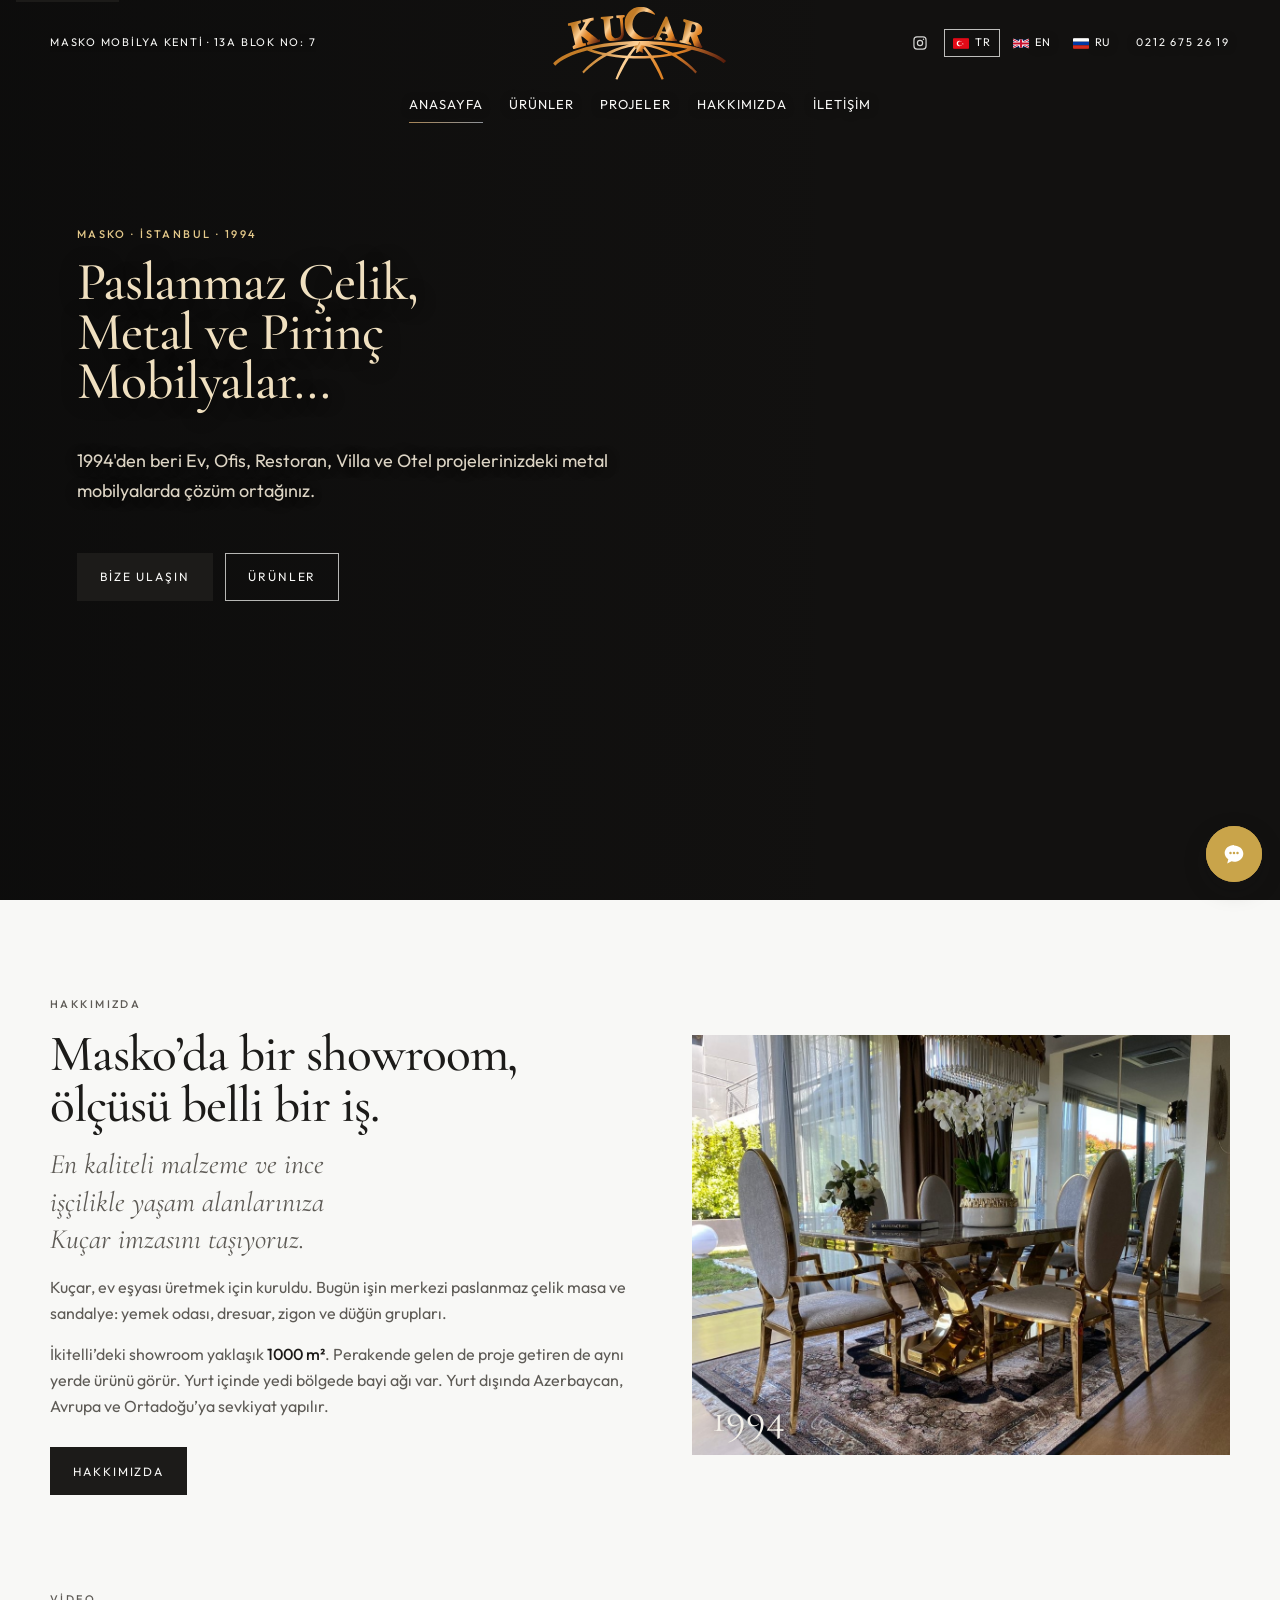
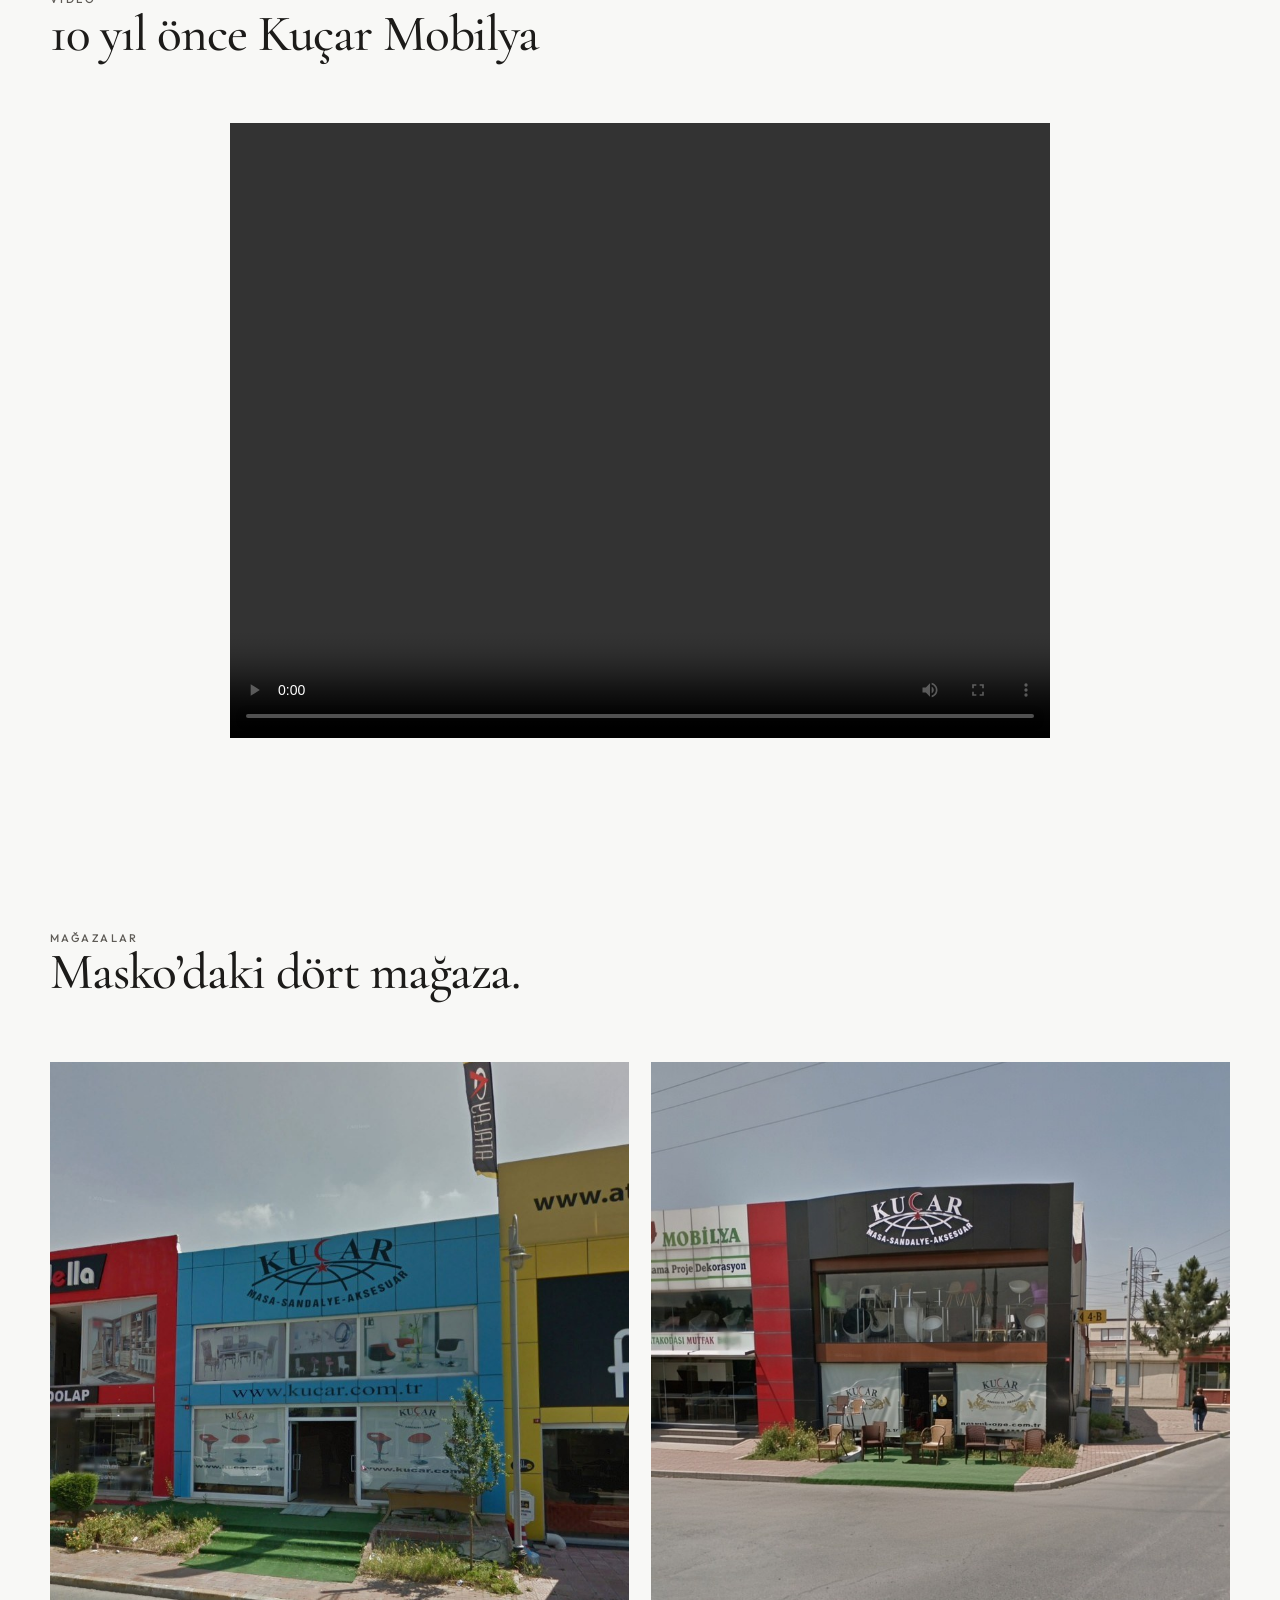
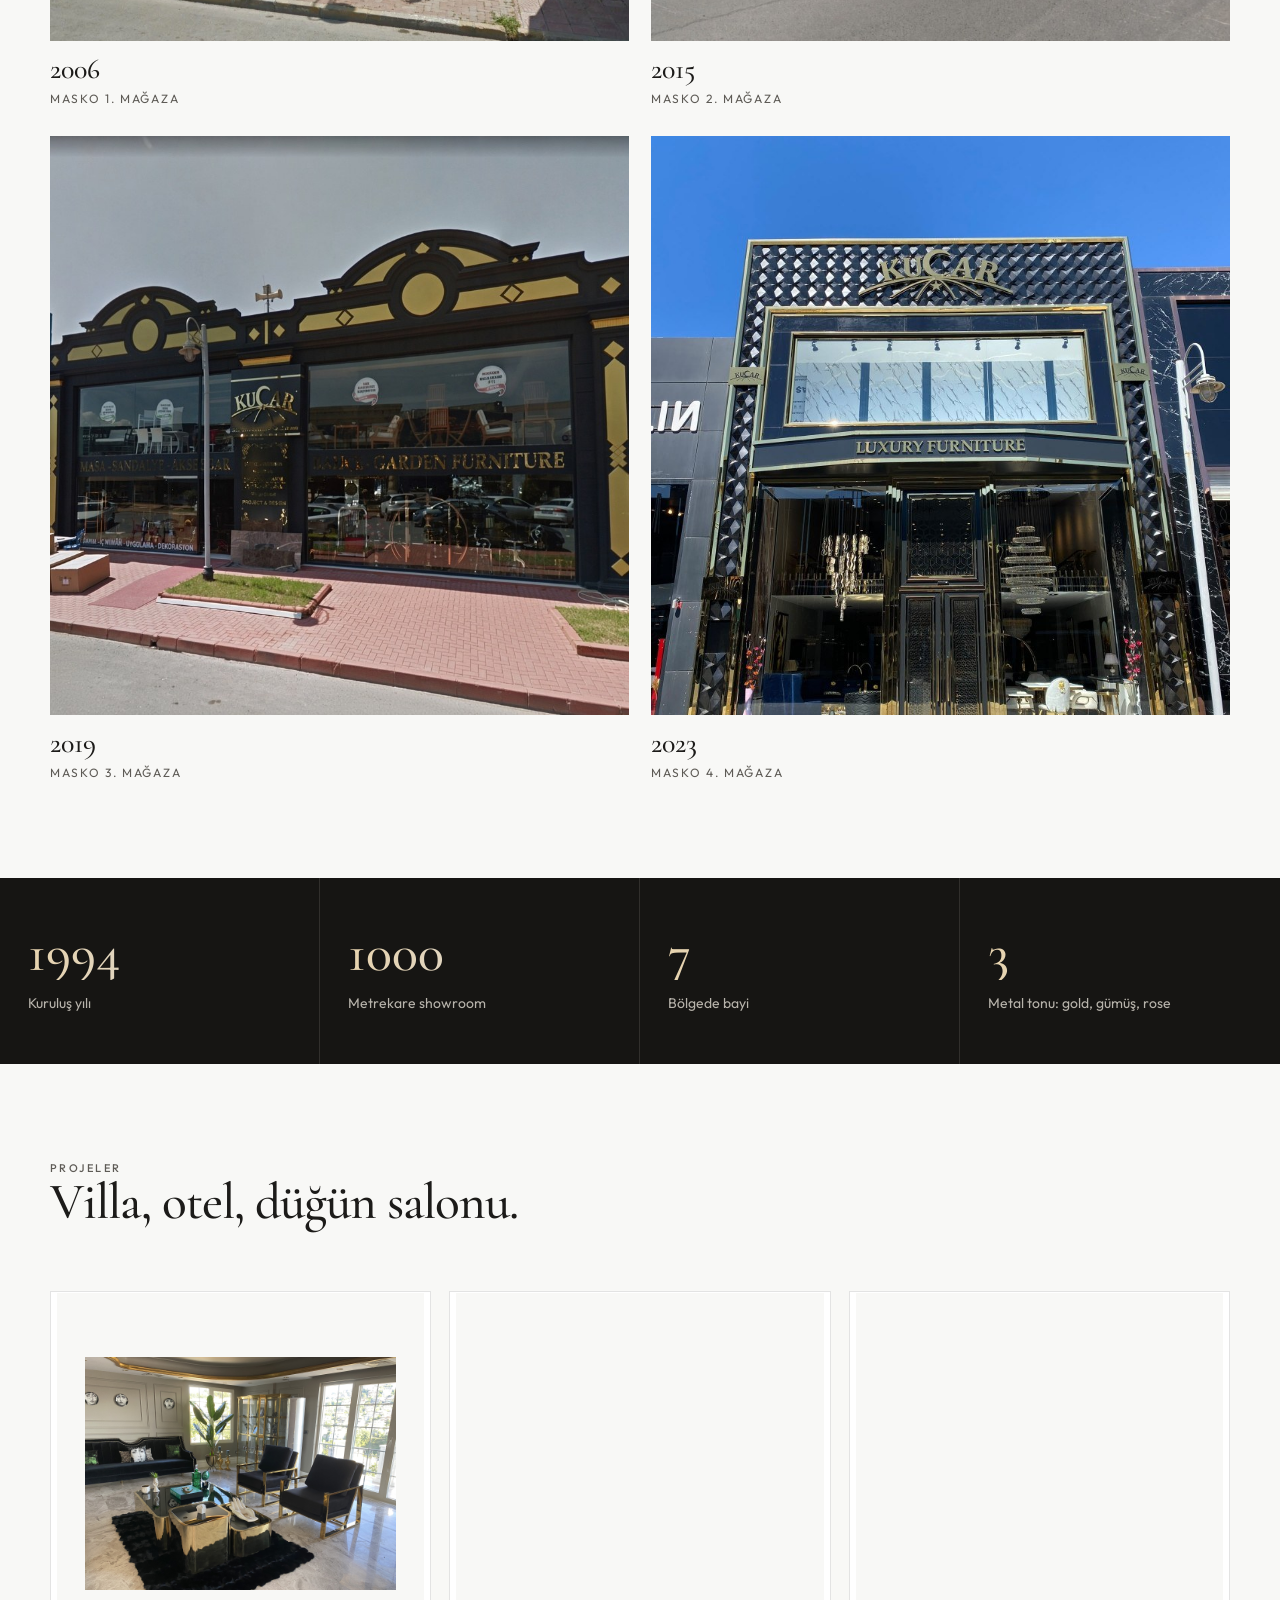
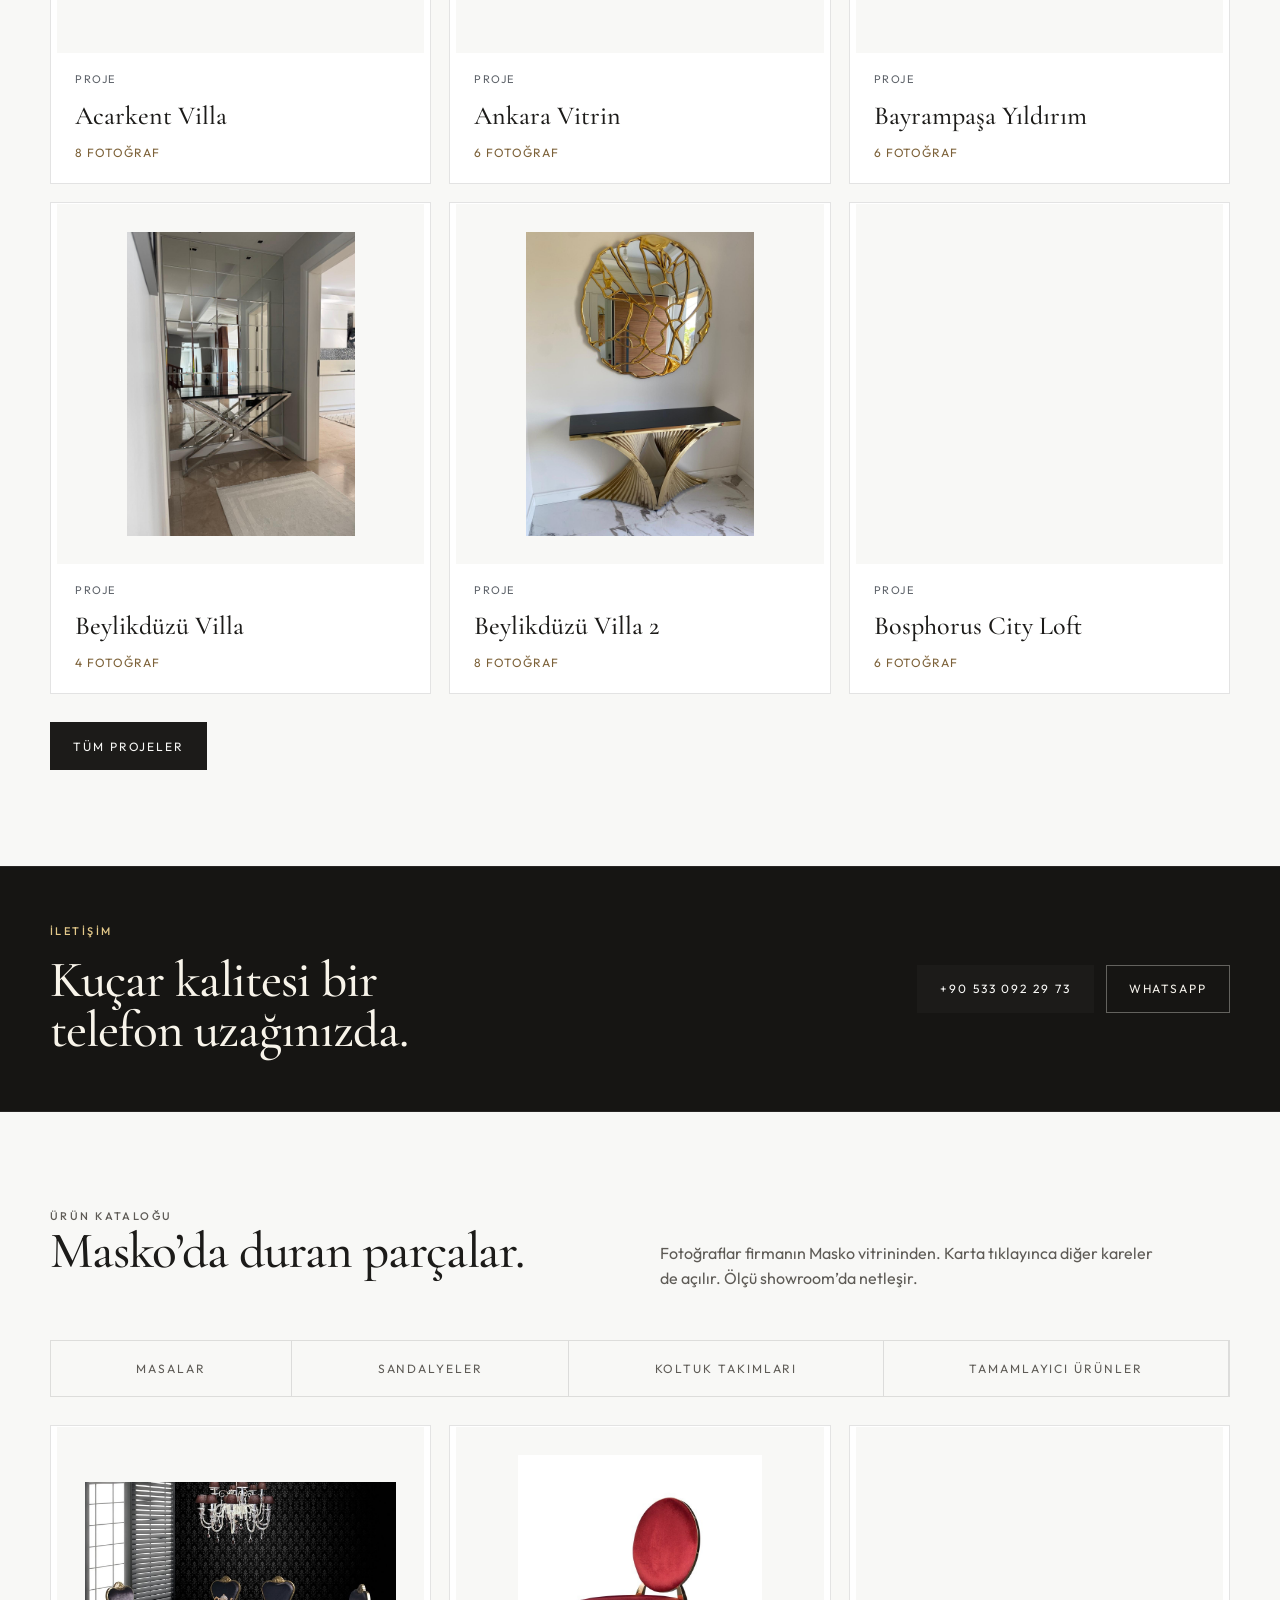
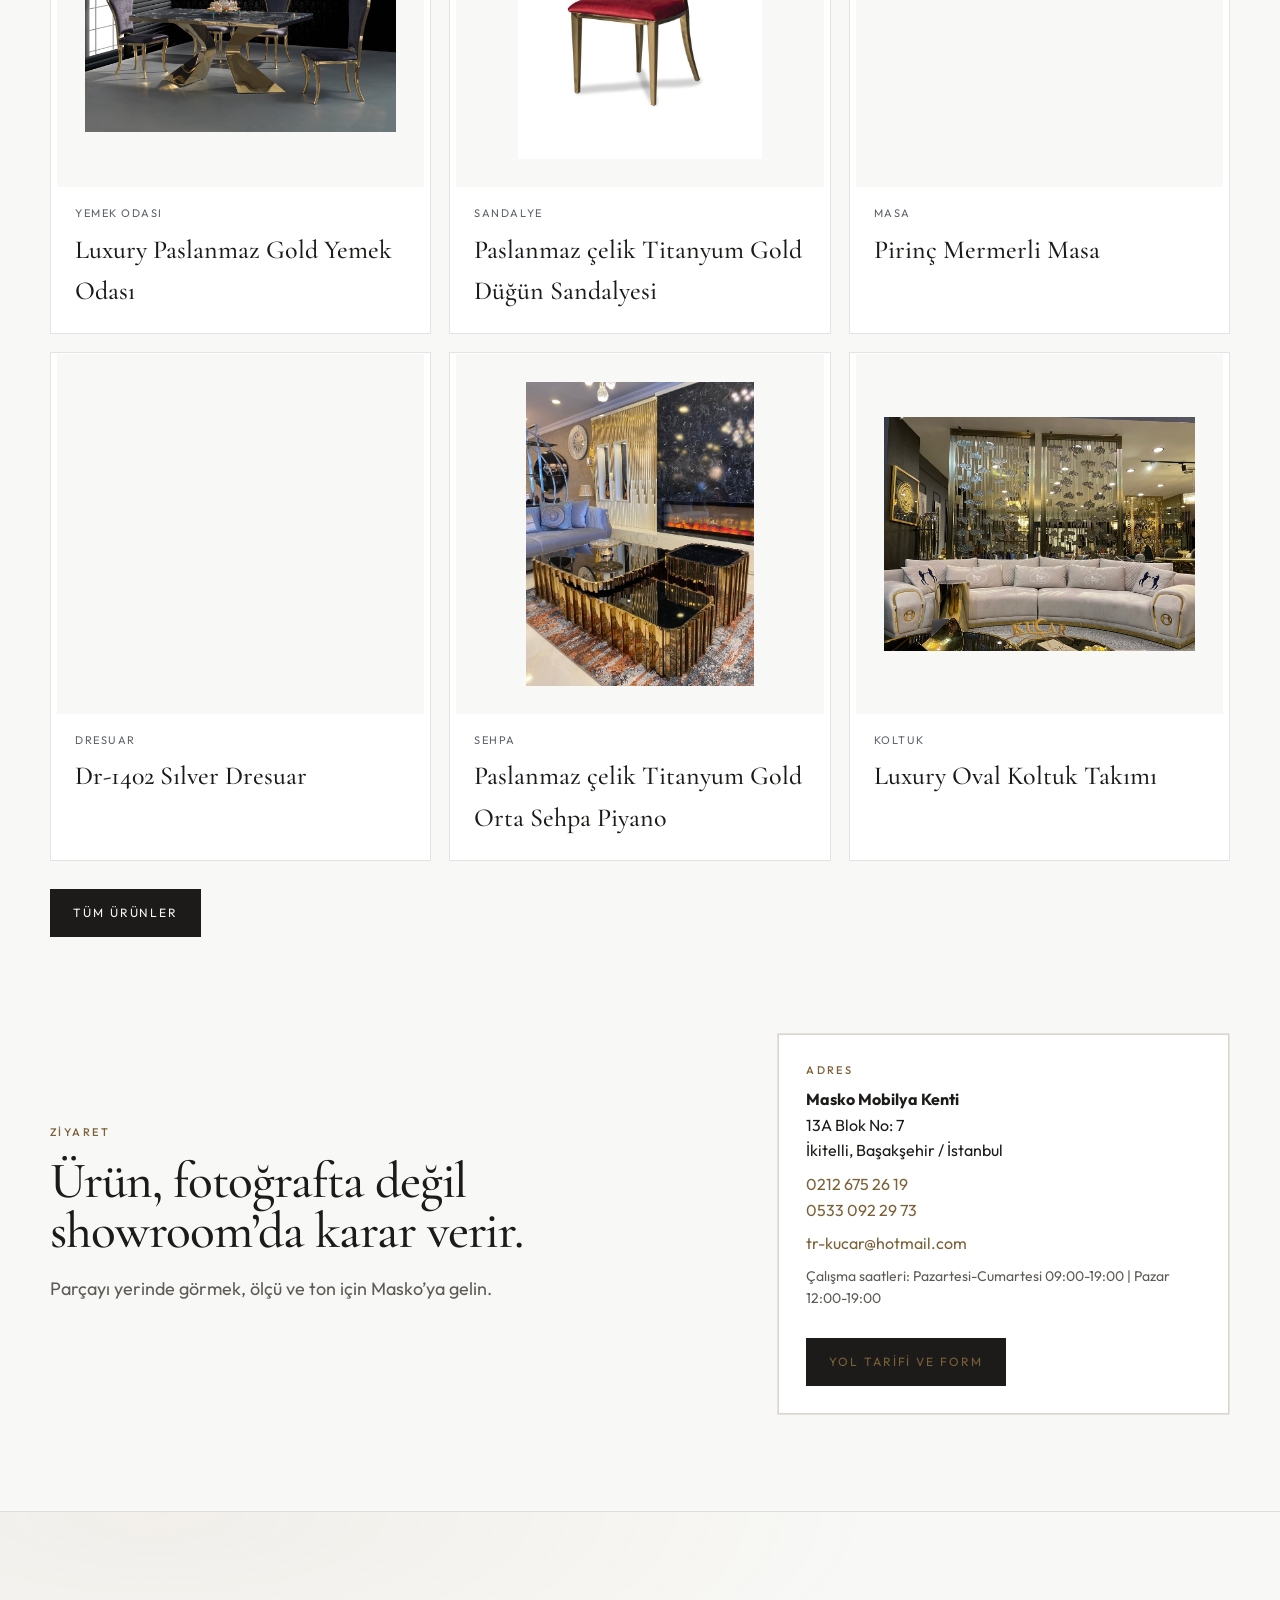
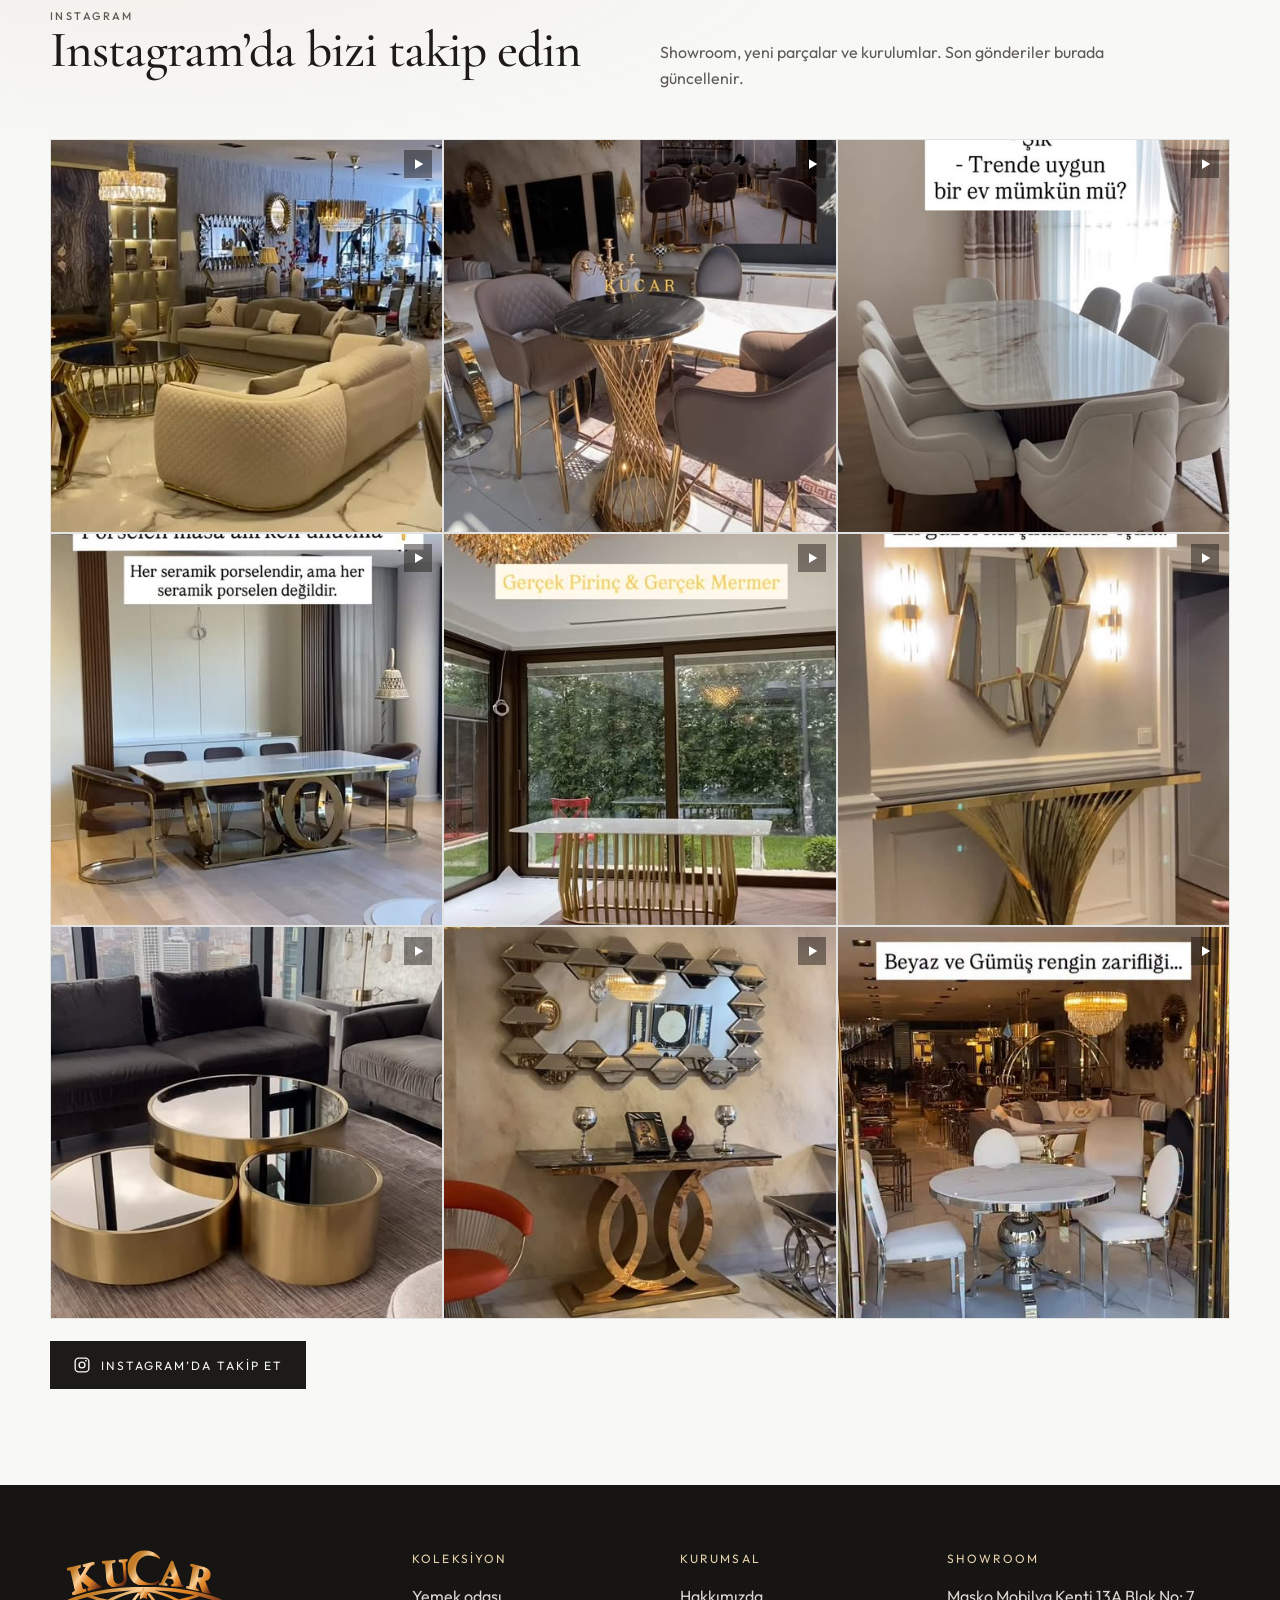
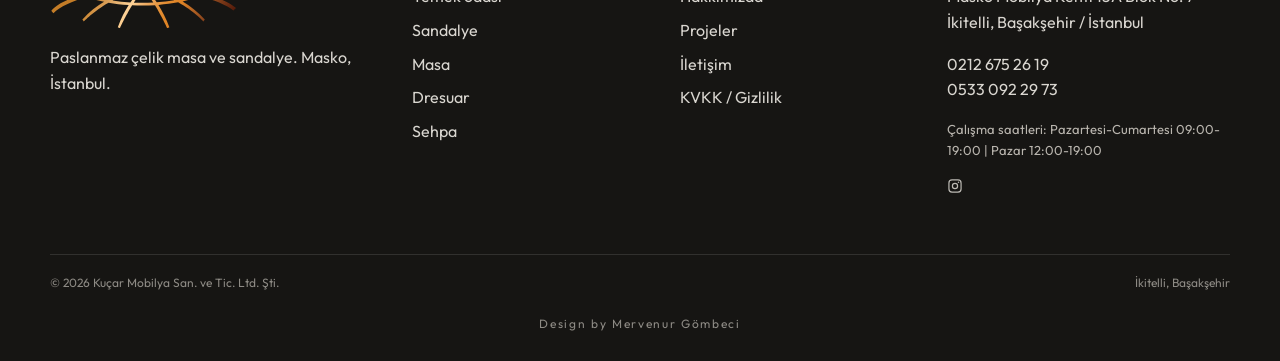
<file: index.html>
﻿<!DOCTYPE html>
<html lang="tr">
<head>
  <meta charset="utf-8">
  <meta name="viewport" content="width=device-width, initial-scale=1">
  <title>Kuçar Mobilya | Masko Masa ve Sandalye · İkitelli, İstanbul</title>
  <meta name="description" content="Kuçar Mobilya, Masko İkitelli’de 1994’ten beri paslanmaz çelik masa, sandalye, yemek odası, dresuar ve sehpa üretir. Titanyum gold, gümüş ve rose yüzeyler.">
  <link rel="icon" href="favicon.png" type="image/png">
  <!-- SITE_URL: https://ALANADI.com — alan adınızla değiştirin -->
  <link rel="canonical" href="https://ALANADI.com/">
  <meta name="theme-color" content="#f8f8f6">
  <meta name="robots" content="index,follow">
  <meta property="og:title" content="Kuçar Mobilya | Masko Masa ve Sandalye · İkitelli, İstanbul">
  <meta property="og:description" content="Kuçar Mobilya, Masko İkitelli’de 1994’ten beri paslanmaz çelik masa, sandalye, yemek odası, dresuar ve sehpa üretir. Titanyum gold, gümüş ve rose yüzeyler.">
  <meta property="og:type" content="website">
  <meta property="og:url" content="https://ALANADI.com/">
  <meta property="og:image" content="https://ALANADI.com/img/hero-masa.jpg">
  <meta property="og:locale" content="tr_TR">
  <meta name="twitter:card" content="summary_large_image">
  <meta name="twitter:title" content="Kuçar Mobilya | Masko Masa ve Sandalye · İkitelli, İstanbul">
  <meta name="twitter:description" content="Kuçar Mobilya, Masko İkitelli’de 1994’ten beri paslanmaz çelik masa, sandalye, yemek odası, dresuar ve sehpa üretir. Titanyum gold, gümüş ve rose yüzeyler.">
  <meta name="twitter:image" content="https://ALANADI.com/img/hero-masa.jpg">
  <script type="application/ld+json">
  {
    "@context": "https://schema.org",
    "@type": "FurnitureStore",
    "name": "Kuçar Mobilya",
    "image": "https://ALANADI.com/img/hero-masa.jpg",
    "url": "https://ALANADI.com/",
    "telephone": ["+902126752619", "+905330922973"],
    "email": "tr-kucar@hotmail.com",
    "address": {
      "@type": "PostalAddress",
      "streetAddress": "Masko Mobilya Kenti 13A Blok No: 7",
      "addressLocality": "İkitelli, Başakşehir",
      "addressRegion": "İstanbul",
      "addressCountry": "TR"
    },
    "sameAs": ["https://www.instagram.com/kucarfurniture/"],
    "openingHours": "Mo-Sa 09:00-19:00, Su 12:00-19:00"
  }
  </script>
  <link rel="preconnect" href="https://fonts.googleapis.com">
  <link rel="preconnect" href="https://fonts.gstatic.com" crossorigin>
  <link href="https://fonts.googleapis.com/css2?family=Cormorant+Garamond:ital,wght@0,500;0,600;1,500&family=Outfit:wght@300;400;500&family=Manrope:wght@300;400;500&display=swap&subset=cyrillic,latin" rel="stylesheet">
  <link rel="stylesheet" href="css/style.css?v=3">
</head>
<body data-page="home">
  <a class="skip" href="#icerik" data-i18n="skip">İçeriğe geç</a>
  <header class="site-header" data-header>
    <div class="header-top">
    <div class="topbar">
      <span data-i18n="top.address">Masko Mobilya Kenti · 13A Blok No: 7</span>
      <div class="topbar-end">
        <a class="social-ig" href="https://www.instagram.com/kucarfurniture/" target="_blank" rel="noopener noreferrer" data-i18n="ig.aria" data-i18n-attr="aria-label" aria-label="Instagram’da Kuçar Furniture"><svg class="ig-icon" viewBox="0 0 24 24" width="16" height="16" aria-hidden="true"><path fill="currentColor" d="M7.5 2h9A5.5 5.5 0 0 1 22 7.5v9A5.5 5.5 0 0 1 16.5 22h-9A5.5 5.5 0 0 1 2 16.5v-9A5.5 5.5 0 0 1 7.5 2zm0 1.8A3.7 3.7 0 0 0 3.8 7.5v9a3.7 3.7 0 0 0 3.7 3.7h9a3.7 3.7 0 0 0 3.7-3.7v-9a3.7 3.7 0 0 0-3.7-3.7h-9zm9.75 1.35a1.15 1.15 0 1 1 0 2.3 1.15 1.15 0 0 1 0-2.3zM12 7.2A4.8 4.8 0 1 1 12 16.8 4.8 4.8 0 0 1 12 7.2zm0 1.8a3 3 0 1 0 0 6 3 3 0 0 0 0-6z"/></svg></a>
        <div class="langs" role="group" data-i18n="lang.group" data-i18n-attr="aria-label" aria-label="Dil">
          <button type="button" data-lang="tr" aria-pressed="true"><svg class="flag" viewBox="0 0 30 20" aria-hidden="true"><rect width="30" height="20" fill="#e30a17"/><circle cx="12" cy="10" r="5" fill="#fff"/><circle cx="13.5" cy="10" r="4" fill="#e30a17"/><polygon fill="#fff" points="18.2,10 16.7,10.5 17.3,11.9 18.2,11.1 19.1,11.9 19.7,10.5"/></svg><span>TR</span></button>
          <button type="button" data-lang="en" aria-pressed="false"><svg class="flag" viewBox="0 0 60 30" aria-hidden="true"><rect width="60" height="30" fill="#012169"/><path d="M0 0 L60 30 M60 0 L0 30" stroke="#fff" stroke-width="8"/><path d="M0 0 L60 30 M60 0 L0 30" stroke="#C8102E" stroke-width="4"/><path d="M30 0 V30 M0 15 H60" stroke="#fff" stroke-width="14"/><path d="M30 0 V30 M0 15 H60" stroke="#C8102E" stroke-width="8"/></svg><span>EN</span></button>
          <button type="button" data-lang="ru" aria-pressed="false"><svg class="flag" viewBox="0 0 18 12" aria-hidden="true"><rect width="18" height="4" fill="#fff"/><rect y="4" width="18" height="4" fill="#0039a6"/><rect y="8" width="18" height="4" fill="#d52b1e"/></svg><span>RU</span></button>
        </div>
        <a href="tel:+902126752619">0212 675 26 19</a>
      </div>
    </div>
      <a class="logo" href="index.html">
        <img class="brand" src="img/logo.svg" alt="Kuçar" width="1200" height="505">
      </a>
      <button class="nav-toggle" type="button" data-nav-toggle aria-expanded="false" aria-controls="site-nav" data-i18n="nav.menu" data-i18n-attr="aria-label" aria-label="Menü"><span></span></button>
    </div>
    <div class="nav-bar">
      <nav class="site-nav" id="site-nav" data-nav>
        <a href="index.html" data-nav="home" data-i18n="nav.home">Anasayfa</a>
        <div class="nav-item">
          <a href="koleksiyonlar.html" data-nav="koleksiyon" data-i18n="nav.collection">Ürünler</a>
          <div class="nav-sub">
            <div class="nav-sub-panel">
              <div class="nav-links">
                <a href="koleksiyonlar.html?grup=masalar" data-i18n="nav.tables">Masalar</a>
                <a href="koleksiyonlar.html?grup=sandalyeler" data-i18n="nav.chairs">Sandalyeler</a>
                <a href="koleksiyonlar.html?grup=koltuk" data-i18n="nav.sofas">Koltuk Takımları</a>
                <a href="koleksiyonlar.html?grup=tamamlayici" data-i18n="nav.extras">Tamamlayıcı Ürünler</a>
                <div class="nav-nest">
                  <a href="koleksiyonlar.html?grup=sehpa" data-i18n="nav.sehpa">Sehpa</a>
                  <a href="koleksiyonlar.html?grup=zigon" data-i18n="nav.zigon">Zigon</a>
                  <a href="koleksiyonlar.html?grup=dresuar" data-i18n="nav.dresuar">Dresuar</a>
                  <a href="koleksiyonlar.html?grup=vitrin" data-i18n="nav.vitrine">Vitrin</a>
                  <a href="koleksiyonlar.html?grup=servis" data-i18n="nav.trolley">Servis Arabası</a>
                  <a href="koleksiyonlar.html?grup=ayna" data-i18n="nav.mirror">Ayna</a>
                </div>
              </div>
              <div class="nav-visuals">
                <a class="nav-visual" href="koleksiyonlar.html?grup=masalar">
                  <img src="img/urun/12.jpeg" alt="" width="1200" height="900" loading="lazy" decoding="async">
                  <span class="nav-visual-copy"><small>Luxury Yüzük</small><strong data-i18n="nav.tables">Masalar</strong></span>
                </a>
                <a class="nav-visual" href="koleksiyonlar.html?grup=sandalyeler">
                  <img src="img/urun/11.jpg" alt="" width="720" height="900" loading="lazy" decoding="async">
                  <span class="nav-visual-copy"><small>Titanyum Gold S-14</small><strong data-i18n="nav.chairs">Sandalyeler</strong></span>
                </a>
                <a class="nav-visual" href="koleksiyonlar.html?grup=koltuk">
                  <img src="img/urun/08.jpeg" alt="" width="1200" height="900" loading="lazy" decoding="async">
                  <span class="nav-visual-copy"><small>Luxury Oval</small><strong data-i18n="nav.sofas">Koltuk Takımları</strong></span>
                </a>
                <a class="nav-visual" href="koleksiyonlar.html?grup=tamamlayici">
                  <img src="img/urun/17.jpg" alt="" width="972" height="900" loading="lazy" decoding="async">
                  <span class="nav-visual-copy"><small>Dr-8818</small><strong data-i18n="nav.extras">Tamamlayıcı Ürünler</strong></span>
                </a>
              </div>
            </div>
          </div>
        </div>
        <a href="hizmetler.html" data-nav="hizmet" data-i18n="nav.services">Projeler</a>
        <a href="hakkimizda.html" data-nav="hakkimizda" data-i18n="nav.about">Hakkımızda</a>
        <a href="iletisim.html" data-nav="iletisim" data-i18n="nav.contact">İletişim</a>
      </nav>
    </div>
  </header>

  <main id="icerik">
    <section class="hero">
      <div class="hero-copy">
        <p class="eyebrow" data-i18n="home.kicker">Masko · İstanbul · 1994</p>
        <h1 data-i18n="home.h1" data-i18n-html>Paslanmaz Çelik,<br>Metal ve Pirinç<br>Mobilyalar...</h1>
        <p class="lede" data-i18n="home.lede">1994'den beri Ev, Ofis, Restoran, Villa ve Otel projelerinizdeki metal mobilyalarda çözüm ortağınız.</p>
        <div class="btn-row">
          <a class="btn" href="iletisim.html" data-i18n="home.cta">Bize ulaşın</a>
          <a class="btn btn-ghost" href="koleksiyonlar.html" data-i18n="nav.collection">Ürünler</a>
        </div>
      </div>
      <div class="hero-panel">
        <div class="hero-reel">
          <video src="video/kucar-reel.mp4?v=3" autoplay muted loop playsinline title="Kuçar Mobilya"></video>
        </div>
      </div>
    </section>

    <section class="section home-about">
      <div class="wrap home-about-grid">
        <div class="prose">
          <p class="eyebrow" data-i18n="nav.about">Hakkımızda</p>
          <h2 data-i18n="home.story.h">Masko’da bir showroom, ölçüsü belli bir iş.</h2>
          <p class="lede home-about-lead" data-i18n="home.about.lead">En kaliteli malzeme ve ince işçilikle yaşam alanlarınıza Kuçar imzasını taşıyoruz.</p>
          <p data-i18n="home.story.p1">Kuçar, ev eşyası üretmek için kuruldu. Bugün işin merkezi paslanmaz çelik masa ve sandalye: yemek odası, dresuar, zigon ve düğün grupları.</p>
          <p data-i18n="home.story.p2" data-i18n-html>İkitelli’deki showroom yaklaşık <strong>1000 m²</strong>. Perakende gelen de proje getiren de aynı yerde ürünü görür. Yurt içinde yedi bölgede bayi ağı var. Yurt dışında Azerbaycan, Avrupa ve Ortadoğu’ya sevkiyat yapılır.</p>
          <div class="btn-row">
            <a class="btn" href="hakkimizda.html" data-i18n="nav.about">Hakkımızda</a>
          </div>
        </div>
        <figure class="home-about-shot">
          <img src="img/urun/12.jpeg" alt="Kuçar showroom yemek odası" width="1200" height="900" loading="lazy" decoding="async">
          <figcaption>1994</figcaption>
        </figure>
      </div>
    </section>

    <section class="section home-film">
      <div class="wrap">
        <div class="section-head">
          <div>
            <p class="eyebrow" data-i18n="home.film.k">Video</p>
            <h2 data-i18n="home.film.h">10 yıl önce Kuçar Mobilya</h2>
          </div>
        </div>
        <div class="film-frame">
          <video
            src="video/kucar-10-yil.mp4"
            controls
            playsinline
            preload="metadata"
            title="10 yıl önce Kuçar Mobilya"
            data-i18n="home.film.h"
            data-i18n-attr="title"></video>
        </div>
      </div>
    </section>

    <section class="section home-stores">
      <div class="wrap">
        <div class="section-head">
          <div>
            <p class="eyebrow" data-i18n="home.stores.k">Mağazalar</p>
            <h2 data-i18n="home.stores.h">Masko’daki dört mağaza.</h2>
          </div>
        </div>
        <div class="store-grid">
          <figure class="store-card">
            <img class="is-2006" src="img/magaza/magaza-2006.jpg?v=3" alt="Kuçar Masko 1. mağaza, 2006" width="843" height="1024" loading="lazy" decoding="async">
            <figcaption><b>2006</b><span data-i18n="home.store1">Masko 1. Mağaza</span></figcaption>
          </figure>
          <figure class="store-card">
            <img class="is-2015" src="img/magaza/magaza-2015.jpg?v=3" alt="Kuçar Masko 2. mağaza, 2015" width="864" height="1152" loading="lazy" decoding="async">
            <figcaption><b>2015</b><span data-i18n="home.store2">Masko 2. Mağaza</span></figcaption>
          </figure>
          <figure class="store-card">
            <img class="is-2019" src="img/magaza/magaza-2019.jpg?v=3" alt="Kuçar Masko 3. mağaza, 2019" width="1152" height="864" loading="lazy" decoding="async">
            <figcaption><b>2019</b><span data-i18n="home.store3">Masko 3. Mağaza</span></figcaption>
          </figure>
          <figure class="store-card">
            <img class="is-2023" src="img/magaza/magaza-2023.jpg?v=3" alt="Kuçar Masko 4. mağaza, 2023" width="768" height="1024" loading="lazy" decoding="async">
            <figcaption><b>2023</b><span data-i18n="home.store4">Masko 4. Mağaza</span></figcaption>
          </figure>
        </div>
      </div>
    </section>

    <section class="stats" data-i18n="stats.label" data-i18n-attr="aria-label" aria-label="Kısa bilgiler">
      <div class="stat"><b>1994</b><span data-i18n="stats.year">Kuruluş yılı</span></div>
      <div class="stat"><b>1000</b><span data-i18n="stats.m2">Metrekare showroom</span></div>
      <div class="stat"><b>7</b><span data-i18n="stats.region">Bölgede bayi</span></div>
      <div class="stat"><b>3</b><span data-i18n="stats.tone">Metal tonu: gold, gümüş, rose</span></div>
    </section>

    <section class="section">
      <div class="wrap">
        <div class="section-head">
          <div>
            <p class="eyebrow" data-i18n="prj.k">Projeler</p>
            <h2 data-i18n="prj.h">Villa, otel, düğün salonu.</h2>
          </div>
        </div>
        <div class="catalog" data-projects data-projects-limit="6"></div>
        <noscript>
          <p class="noscript-note" data-i18n="noscript.projects">Projeleri görmek için Projeler sayfasına gidin. <a href="hizmetler.html">Projeler</a> · <a href="tel:+902126752619">0212 675 26 19</a> · <a href="https://wa.me/905330922973">WhatsApp</a></p>
        </noscript>
        <div class="btn-row">
          <a class="btn" href="hizmetler.html" data-i18n="home.projects.more">Tüm projeler</a>
        </div>
      </div>
    </section>

    <section class="phone-cta">
      <div class="wrap phone-cta-inner">
        <div>
          <p class="eyebrow" data-i18n="home.phone.k">İletişim</p>
          <h2 data-i18n="home.phone.h">Kuçar kalitesi bir telefon uzağınızda.</h2>
        </div>
        <div class="phone-cta-actions">
          <a class="btn" href="tel:+905330922973">+90 533 092 29 73</a>
          <a class="btn btn-ghost" href="https://wa.me/905330922973" target="_blank" rel="noopener">WhatsApp</a>
        </div>
      </div>
    </section>

    <section class="section">
      <div class="wrap">
        <div class="section-head">
          <div>
            <p class="eyebrow" data-i18n="home.catalog.k">Ürün kataloğu</p>
            <h2 data-i18n="home.vitrin.h">Masko’da duran parçalar.</h2>
          </div>
          <p data-i18n="home.vitrin.p">Fotoğraflar firmanın Masko vitrininden. Karta tıklayınca diğer kareler de açılır. Ölçü showroom’da netleşir.</p>
        </div>
        <nav class="rail rail-inline" data-i18n="rail.label" data-i18n-attr="aria-label" aria-label="Kategoriler">
          <a href="koleksiyonlar.html?grup=masalar" data-i18n="nav.tables">Masalar</a>
          <a href="koleksiyonlar.html?grup=sandalyeler" data-i18n="nav.chairs">Sandalyeler</a>
          <a href="koleksiyonlar.html?grup=koltuk" data-i18n="nav.sofas">Koltuk Takımları</a>
          <a href="koleksiyonlar.html?grup=tamamlayici" data-i18n="nav.extras">Tamamlayıcı Ürünler</a>
        </nav>
        <div class="catalog" data-featured></div>
        <noscript>
          <p class="noscript-note" data-i18n="noscript.catalog">Ürünleri görmek için koleksiyonlar sayfasına gidin. <a href="koleksiyonlar.html">Ürünler</a> · <a href="tel:+902126752619">0212 675 26 19</a> · <a href="https://wa.me/905330922973">WhatsApp</a></p>
        </noscript>
        <div class="btn-row">
          <a class="btn" href="koleksiyonlar.html" data-i18n="home.all">Tüm ürünler</a>
        </div>
      </div>
    </section>

    <section class="section" style="padding-top:0">
      <div class="wrap showroom-band">
        <div>
          <p class="eyebrow" data-i18n="home.visit.k">Ziyaret</p>
          <h2 data-i18n="home.visit.h">Ürün, fotoğrafta değil showroom’da karar verir.</h2>
          <p class="lede" data-i18n="home.visit.p">Parçayı yerinde görmek, ölçü ve ton için Masko’ya gelin.</p>
        </div>
        <aside class="address-card">
          <p class="eyebrow" data-i18n="addr.k">Adres</p>
          <p data-i18n="addr.block" data-i18n-html><strong>Masko Mobilya Kenti</strong><br>13A Blok No: 7<br>İkitelli, Başakşehir / İstanbul</p>
          <p><a href="tel:+902126752619">0212 675 26 19</a><br><a href="tel:+905330922973">0533 092 29 73</a></p>
          <p><a href="mailto:tr-kucar@hotmail.com">tr-kucar@hotmail.com</a></p>
          <p class="hours"><span data-i18n="hours.label">Çalışma saatleri</span>: <span data-i18n="hours.value">Pazartesi-Cumartesi 09:00-19:00 | Pazar 12:00-19:00</span></p>
          <div class="btn-row">
            <a class="btn" href="iletisim.html" data-i18n="addr.route">Yol tarifi ve form</a>
          </div>
        </aside>
      </div>
    </section>

    <section class="section ig-feed" data-ig-feed data-ig-user="kucarfurniture" aria-labelledby="ig-feed-title">
      <div class="wrap">
        <div class="section-head">
          <div>
            <p class="eyebrow" data-i18n="ig.k">Instagram</p>
            <h2 id="ig-feed-title" data-i18n="ig.h">Instagram’da bizi takip edin</h2>
          </div>
          <p data-i18n="ig.p">Showroom, yeni parçalar ve kurulumlar. Son gönderiler burada güncellenir.</p>
        </div>

        <!--
          Canlı otomatik feed için Behold veya Elfsight kullanın:
          data-ig-service="behold" data-ig-widget-id="[BEHOLD_FEED_ID]"
          data-ig-service="elfsight" data-ig-widget-id="[ELFSIGHT_APP_ID]"
          Token/gizli anahtar istemci koduna yazmayın.
          Şu an likesio + js/ig-feed-data.js ile statik ızgara çalışır.
        -->
        <div
          class="ig-feed-embed"
          data-ig-embed
          data-ig-service="likesio"
          data-ig-user="kucarfurniture"
        >
          <div class="ig-feed-placeholder" data-ig-placeholder>
            <p data-i18n="ig.placeholder">Son Instagram gönderileri yükleniyor…</p>
          </div>
        </div>

        <div class="btn-row ig-feed-actions">
          <a
            class="btn ig-follow"
            href="https://www.instagram.com/kucarfurniture/"
            target="_blank"
            rel="noopener noreferrer"
          >
            <svg class="ig-icon" viewBox="0 0 24 24" width="18" height="18" aria-hidden="true">
              <path fill="currentColor" d="M7.5 2h9A5.5 5.5 0 0 1 22 7.5v9A5.5 5.5 0 0 1 16.5 22h-9A5.5 5.5 0 0 1 2 16.5v-9A5.5 5.5 0 0 1 7.5 2zm0 1.8A3.7 3.7 0 0 0 3.8 7.5v9a3.7 3.7 0 0 0 3.7 3.7h9a3.7 3.7 0 0 0 3.7-3.7v-9a3.7 3.7 0 0 0-3.7-3.7h-9zm9.75 1.35a1.15 1.15 0 1 1 0 2.3 1.15 1.15 0 0 1 0-2.3zM12 7.2A4.8 4.8 0 1 1 12 16.8 4.8 4.8 0 0 1 12 7.2zm0 1.8a3 3 0 1 0 0 6 3 3 0 0 0 0-6z"/>
            </svg>
            <span data-i18n="ig.follow">Instagram’da takip et</span>
          </a>
        </div>
      </div>
    </section>
  </main>

  <footer class="site-footer">
    <div class="wrap footer-grid">
      <div class="footer-brand">
        <img class="brand" src="img/logo.svg" alt="Kuçar" width="1200" height="505">
        <p data-i18n="foot.blurb">Paslanmaz çelik masa ve sandalye. Masko, İstanbul.</p>
      </div>
      <div>
        <p class="footer-heading" data-i18n="foot.col">Koleksiyon</p>
        <ul>
          <li><a href="koleksiyonlar.html?grup=masalar" data-i18n="cat.dining.s">Yemek odası</a></li>
          <li><a href="koleksiyonlar.html?grup=sandalyeler" data-i18n="cat.chair">Sandalye</a></li>
          <li><a href="koleksiyonlar.html?grup=masalar" data-i18n="cat.table">Masa</a></li>
          <li><a href="koleksiyonlar.html?grup=dresuar" data-i18n="cat.console">Dresuar</a></li>
          <li><a href="koleksiyonlar.html?grup=sehpa" data-i18n="cat.low">Sehpa</a></li>
        </ul>
      </div>
      <div>
        <p class="footer-heading" data-i18n="foot.co">Kurumsal</p>
        <ul>
          <li><a href="hakkimizda.html" data-i18n="nav.about">Hakkımızda</a></li>
          <li><a href="hizmetler.html" data-i18n="nav.services">Projeler</a></li>
          <li><a href="iletisim.html" data-i18n="nav.contact">İletişim</a></li>
          <li><a href="kvkk.html" data-i18n="foot.kvkk">KVKK / Gizlilik</a></li>
        </ul>
      </div>
      <div>
        <p class="footer-heading" data-i18n="foot.show">Showroom</p>
        <p data-i18n="foot.addr" data-i18n-html>Masko Mobilya Kenti 13A Blok No: 7<br>İkitelli, Başakşehir / İstanbul</p>
        <p><a href="tel:+902126752619">0212 675 26 19</a><br><a href="tel:+905330922973">0533 092 29 73</a></p>
        <p class="hours"><span data-i18n="hours.label">Çalışma saatleri</span>: <span data-i18n="hours.value">Pazartesi-Cumartesi 09:00-19:00 | Pazar 12:00-19:00</span></p>
        <p><a class="social-ig" href="https://www.instagram.com/kucarfurniture/" target="_blank" rel="noopener noreferrer" data-i18n="ig.aria" data-i18n-attr="aria-label" aria-label="Instagram’da Kuçar Furniture"><svg class="ig-icon" viewBox="0 0 24 24" width="16" height="16" aria-hidden="true"><path fill="currentColor" d="M7.5 2h9A5.5 5.5 0 0 1 22 7.5v9A5.5 5.5 0 0 1 16.5 22h-9A5.5 5.5 0 0 1 2 16.5v-9A5.5 5.5 0 0 1 7.5 2zm0 1.8A3.7 3.7 0 0 0 3.8 7.5v9a3.7 3.7 0 0 0 3.7 3.7h9a3.7 3.7 0 0 0 3.7-3.7v-9a3.7 3.7 0 0 0-3.7-3.7h-9zm9.75 1.35a1.15 1.15 0 1 1 0 2.3 1.15 1.15 0 0 1 0-2.3zM12 7.2A4.8 4.8 0 1 1 12 16.8 4.8 4.8 0 0 1 12 7.2zm0 1.8a3 3 0 1 0 0 6 3 3 0 0 0 0-6z"/></svg></a></p>
      </div>
    </div>
    <div class="wrap legal">
      <span>© <span data-year-num>2026</span> Kuçar Mobilya San. ve Tic. Ltd. Şti.</span>
      <span data-i18n="foot.place">İkitelli, Başakşehir</span>
    </div>
    <p class="design-by"><a href="https://www.linkedin.com/in/mervenur-g%C3%B6mbeci-4741422a5" target="_blank" rel="noopener noreferrer">Design by Mervenur Gömbeci</a></p>
  </footer>

  <button class="to-top" type="button" data-to-top data-i18n="toTop" data-i18n-attr="aria-label" aria-label="Yukarı çık"><svg viewBox="0 0 24 24" width="18" height="18" aria-hidden="true"><path d="M6 14.5 12 8.5 18 14.5" fill="none" stroke="currentColor" stroke-width="1.6" stroke-linecap="round" stroke-linejoin="round"/></svg></button>
  <div class="fab" data-fab>
    <div class="fab-actions" id="fab-actions" data-fab-actions>
      <a class="fab-item" href="tel:+902126752619">
        <span class="fab-label" data-i18n="fab.phone">Telefon</span>
        <span class="fab-icon" aria-hidden="true">
          <svg width="20" height="20" viewBox="0 0 24 24" fill="none" stroke="currentColor" stroke-width="1.8" stroke-linecap="round" stroke-linejoin="round"><path d="M22 16.9v3a2 2 0 0 1-2.2 2 19.8 19.8 0 0 1-8.6-3.1 19.5 19.5 0 0 1-6-6 19.8 19.8 0 0 1-3.1-8.7A2 2 0 0 1 4.1 2h3a2 2 0 0 1 2 1.7c.1.9.3 1.8.6 2.6a2 2 0 0 1-.5 2.1L8.1 9.9a16 16 0 0 0 6 6l1.5-1.1a2 2 0 0 1 2.1-.4c.8.3 1.7.5 2.6.6a2 2 0 0 1 1.7 2z"/></svg>
        </span>
      </a>
      <a class="fab-item" href="https://www.google.com/maps/dir/?api=1&destination=Masko+Mobilya+Kenti+13A+Blok+No:+7,+%C4%B0kitelli,+Ba%C5%9Fak%C5%9Fehir,+%C4%B0stanbul" target="_blank" rel="noopener">
        <span class="fab-label" data-i18n="fab.directions">Yol Tarifi</span>
        <span class="fab-icon" aria-hidden="true">
          <svg width="20" height="20" viewBox="0 0 24 24" fill="none" stroke="currentColor" stroke-width="1.8" stroke-linecap="round" stroke-linejoin="round"><path d="M12 22s7-5.4 7-12a7 7 0 1 0-14 0c0 6.6 7 12 7 12z"/><circle cx="12" cy="10" r="2.5"/></svg>
        </span>
      </a>
      <a class="fab-item" href="https://wa.me/905330922973" target="_blank" rel="noopener">
        <span class="fab-label" data-i18n="fab.whatsapp">WhatsApp</span>
        <span class="fab-icon" aria-hidden="true">
          <svg width="22" height="22" viewBox="0 0 24 24" fill="currentColor"><path d="M20 11.5A8.5 8.5 0 0 1 7.6 18.7L4 20l1.4-3.5A8.5 8.5 0 1 1 20 11.5zm-8.5 7a7 7 0 1 0-6.3-3.9l.2.4-.8 2.1 2.2-.8.4.2a7 7 0 0 0 4.3 1.4zm3.8-5.2c-.2-.1-1.2-.6-1.4-.7-.2-.1-.3-.1-.5.1l-.6.7c-.1.2-.3.2-.5.1a5.7 5.7 0 0 1-1.7-1 6.3 6.3 0 0 1-1.2-1.5c-.1-.2 0-.3.1-.5l.4-.5.2-.3c.1-.2 0-.3 0-.5l-.7-1.6c-.2-.4-.3-.4-.5-.4h-.4c-.2 0-.5.1-.7.3-.2.3-.9.9-.9 2.1s.9 2.4 1 2.6c.1.2 1.8 2.8 4.4 3.8 1.6.6 1.9.5 2.3.5.4 0 1.2-.5 1.4-1 .2-.5.2-.9.1-1 0-.1-.2-.1-.4-.2z"/></svg>
        </span>
      </a>
    </div>
    <button class="fab-toggle" type="button" data-fab-toggle aria-expanded="false" aria-controls="fab-actions" data-i18n="fab.toggle" data-i18n-attr="aria-label" aria-label="İletişim">
      <svg width="28" height="28" viewBox="0 0 24 24" aria-hidden="true"><path fill="#fff" d="M12 4.2c-4.4 0-8 3.1-8 6.9 0 2.2 1.2 4.1 3.1 5.4L6.2 20.2l3.7-1.9c.7.2 1.4.3 2.1.3 4.4 0 8-3.1 8-6.9s-3.6-6.9-8-6.9z"/><circle cx="9" cy="11.1" r="1.05" fill="#c9a44a"/><circle cx="12" cy="11.1" r="1.05" fill="#c9a44a"/><circle cx="15" cy="11.1" r="1.05" fill="#c9a44a"/></svg>
    </button>
  </div>
  <dialog data-dialog>
    <button class="dialog-close" type="button" data-close-dialog data-i18n="nav.close" data-i18n-attr="aria-label" aria-label="Kapat"><svg viewBox="0 0 24 24" width="18" height="18" aria-hidden="true"><path d="M6 6 L18 18 M18 6 L6 18" fill="none" stroke="currentColor" stroke-width="1.6" stroke-linecap="round"/></svg></button>
    <figure class="dialog-stage">
      <img data-dialog-photo alt="">
      <button class="dialog-nav dialog-nav-prev" type="button" data-dialog-prev data-i18n="dialog.prev" data-i18n-attr="aria-label" aria-label="Önceki" hidden>
        <svg viewBox="0 0 24 24" width="22" height="22" aria-hidden="true"><path d="M15 6 9 12l6 6" fill="none" stroke="currentColor" stroke-width="1.7" stroke-linecap="round" stroke-linejoin="round"/></svg>
      </button>
      <button class="dialog-nav dialog-nav-next" type="button" data-dialog-next data-i18n="dialog.next" data-i18n-attr="aria-label" aria-label="Sonraki" hidden>
        <svg viewBox="0 0 24 24" width="22" height="22" aria-hidden="true"><path d="m9 6 6 6-6 6" fill="none" stroke="currentColor" stroke-width="1.7" stroke-linecap="round" stroke-linejoin="round"/></svg>
      </button>
    </figure>
    <div class="dialog-panel">
      <div class="dialog-thumbs" data-dialog-thumbs></div>
      <div class="dialog-copy">
        <p class="eyebrow">Kuçar</p>
        <h3 data-dialog-title></h3>
        <p data-dialog-text></p>
      </div>
      <div class="dialog-actions">
        <a class="btn" href="https://wa.me/905330922973" target="_blank" rel="noopener">WhatsApp</a>
      </div>
    </div>
  </dialog>
  <script src="js/catalog.js" defer></script>
  <script src="js/catalog-extra.js" defer></script>
  <script src="js/projects.js" defer></script>
  <script src="js/i18n.js?v=2" defer></script>
  <script src="js/ig-feed-data.js" defer></script>
  <script src="js/main.js" defer></script>
</body>
</html>
</file>
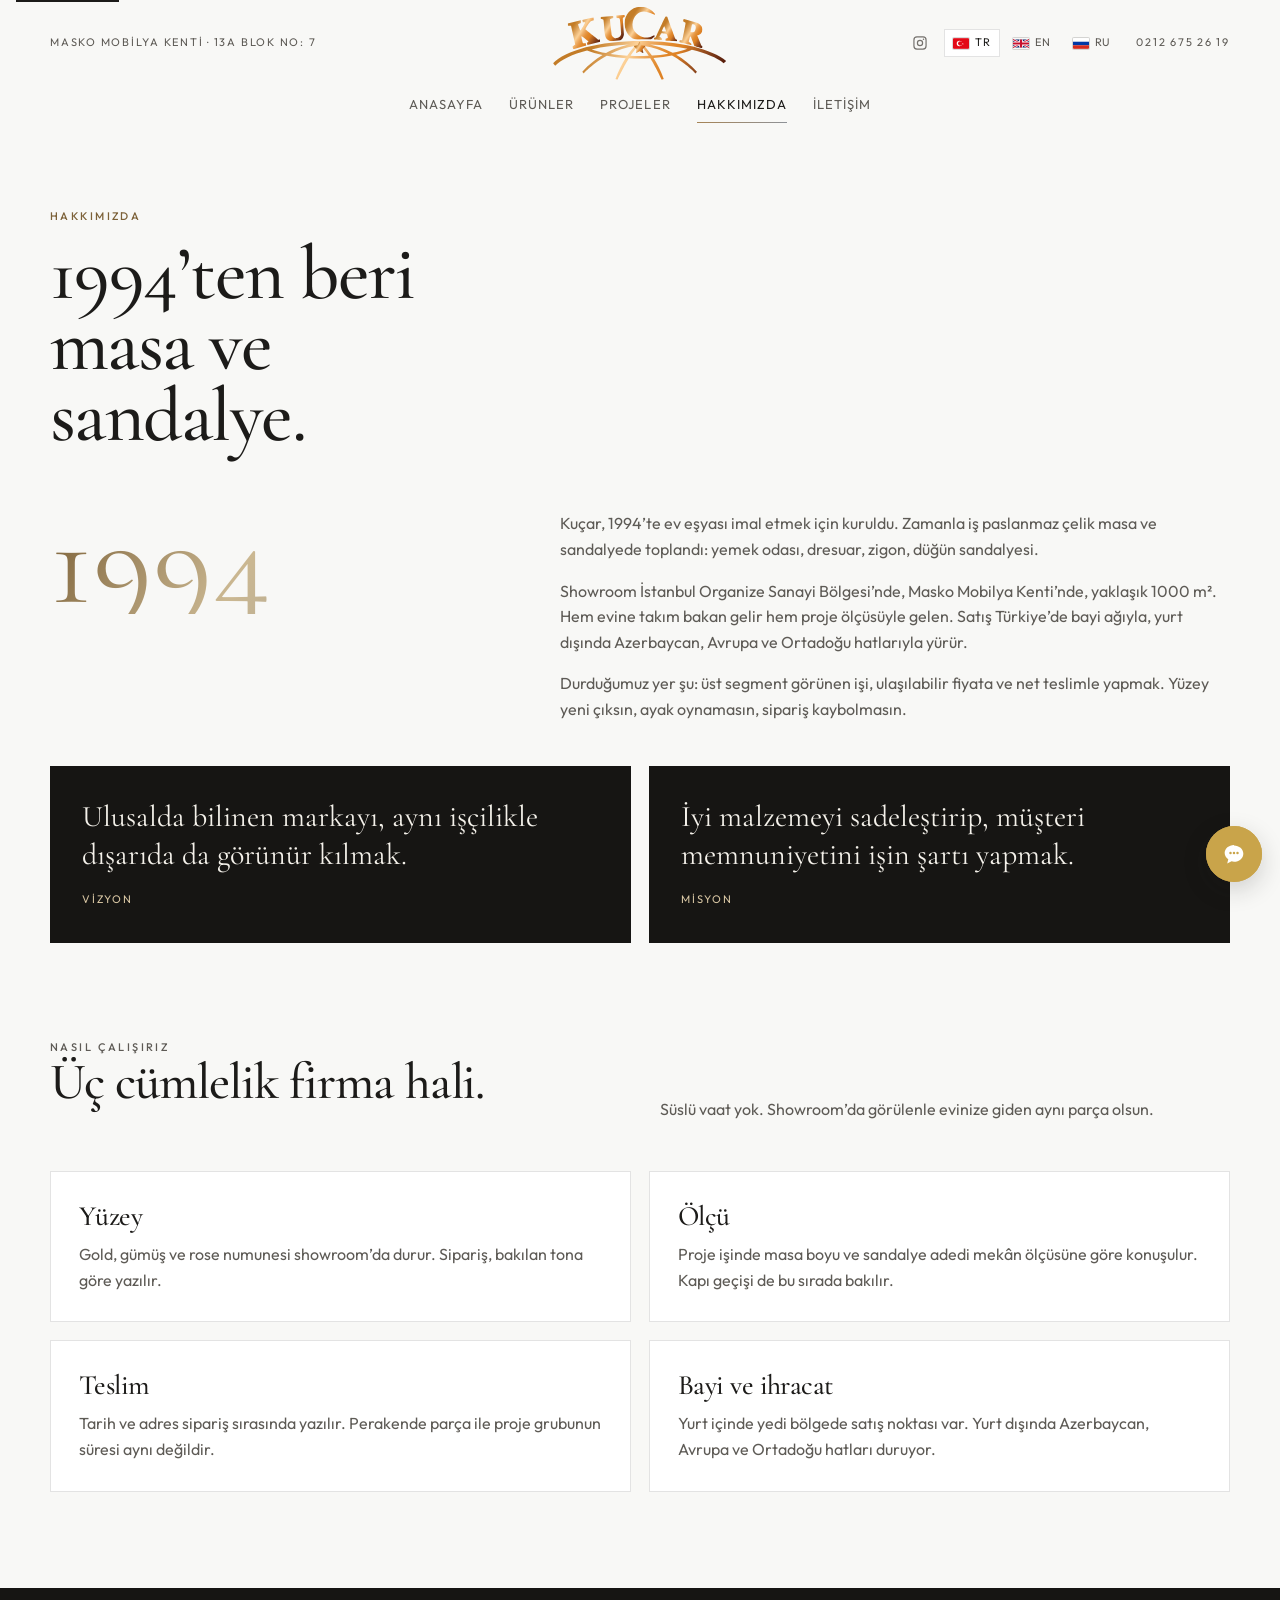
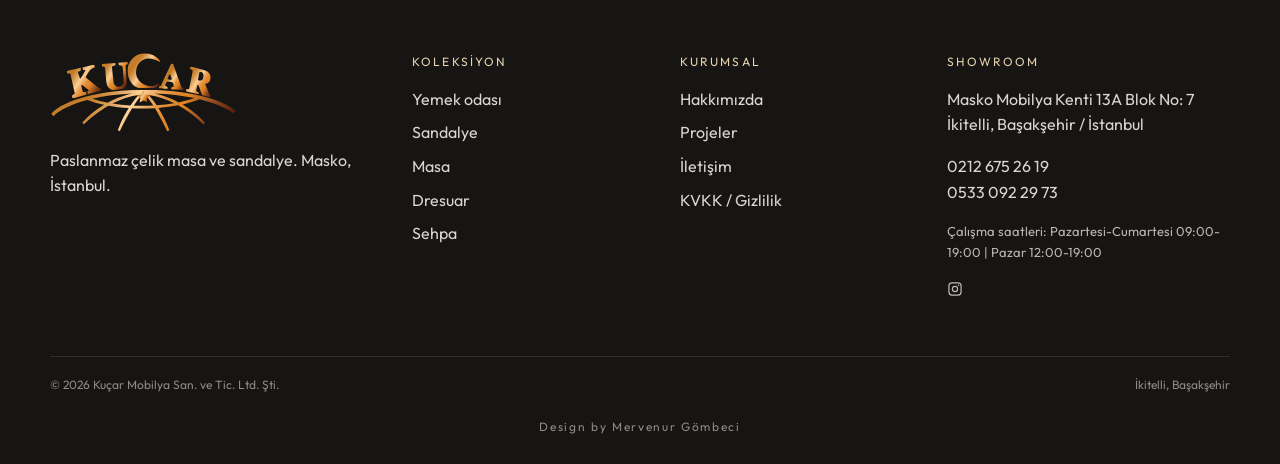
<file: hakkimizda.html>
﻿<!DOCTYPE html>
<html lang="tr">
<head>
  <meta charset="utf-8">
  <meta name="viewport" content="width=device-width, initial-scale=1">
  <title>Hakkımızda | Kuçar Mobilya · 1994’ten beri Masko</title>
  <meta name="description" content="Kuçar Mobilya 1994’te kuruldu. Masko’daki showroom’da paslanmaz çelik masa ve sandalye üretir, yurt içi bayi ve ihracatla çalışır.">
  <link rel="icon" href="favicon.png" type="image/png">
  <!-- SITE_URL: https://ALANADI.com — alan adınızla değiştirin -->
  <link rel="canonical" href="https://ALANADI.com/hakkimizda.html">
  <meta name="theme-color" content="#f8f8f6">
  <meta name="robots" content="index,follow">
  <meta property="og:title" content="Hakkımızda | Kuçar Mobilya · 1994’ten beri Masko">
  <meta property="og:description" content="Kuçar Mobilya 1994’te kuruldu. Masko’daki showroom’da paslanmaz çelik masa ve sandalye üretir, yurt içi bayi ve ihracatla çalışır.">
  <meta property="og:type" content="website">
  <meta property="og:url" content="https://ALANADI.com/hakkimizda.html">
  <meta property="og:image" content="https://ALANADI.com/img/hero-masa.jpg">
  <meta property="og:locale" content="tr_TR">
  <meta name="twitter:card" content="summary_large_image">
  <meta name="twitter:title" content="Hakkımızda | Kuçar Mobilya · 1994’ten beri Masko">
  <meta name="twitter:description" content="Kuçar Mobilya 1994’te kuruldu. Masko’daki showroom’da paslanmaz çelik masa ve sandalye üretir, yurt içi bayi ve ihracatla çalışır.">
  <meta name="twitter:image" content="https://ALANADI.com/img/hero-masa.jpg">
  <script type="application/ld+json">
  {
    "@context": "https://schema.org",
    "@type": "FurnitureStore",
    "name": "Kuçar Mobilya",
    "image": "https://ALANADI.com/img/hero-masa.jpg",
    "url": "https://ALANADI.com/",
    "telephone": ["+902126752619", "+905330922973"],
    "email": "tr-kucar@hotmail.com",
    "address": {
      "@type": "PostalAddress",
      "streetAddress": "Masko Mobilya Kenti 13A Blok No: 7",
      "addressLocality": "İkitelli, Başakşehir",
      "addressRegion": "İstanbul",
      "addressCountry": "TR"
    },
    "sameAs": ["https://www.instagram.com/kucarfurniture/"],
    "openingHours": "Mo-Sa 09:00-19:00, Su 12:00-19:00"
  }
  </script>
  <link rel="preconnect" href="https://fonts.googleapis.com">
  <link rel="preconnect" href="https://fonts.gstatic.com" crossorigin>
  <link href="https://fonts.googleapis.com/css2?family=Cormorant+Garamond:ital,wght@0,500;0,600;1,500&family=Outfit:wght@300;400;500&family=Manrope:wght@300;400;500&display=swap&subset=cyrillic,latin" rel="stylesheet">
  <link rel="stylesheet" href="css/style.css?v=3">
</head>
<body data-page="hakkimizda">
  <a class="skip" href="#icerik" data-i18n="skip">İçeriğe geç</a>
  <header class="site-header" data-header>
    <div class="header-top">
    <div class="topbar">
      <span data-i18n="top.address">Masko Mobilya Kenti · 13A Blok No: 7</span>
      <div class="topbar-end">
        <a class="social-ig" href="https://www.instagram.com/kucarfurniture/" target="_blank" rel="noopener noreferrer" data-i18n="ig.aria" data-i18n-attr="aria-label" aria-label="Instagram’da Kuçar Furniture"><svg class="ig-icon" viewBox="0 0 24 24" width="16" height="16" aria-hidden="true"><path fill="currentColor" d="M7.5 2h9A5.5 5.5 0 0 1 22 7.5v9A5.5 5.5 0 0 1 16.5 22h-9A5.5 5.5 0 0 1 2 16.5v-9A5.5 5.5 0 0 1 7.5 2zm0 1.8A3.7 3.7 0 0 0 3.8 7.5v9a3.7 3.7 0 0 0 3.7 3.7h9a3.7 3.7 0 0 0 3.7-3.7v-9a3.7 3.7 0 0 0-3.7-3.7h-9zm9.75 1.35a1.15 1.15 0 1 1 0 2.3 1.15 1.15 0 0 1 0-2.3zM12 7.2A4.8 4.8 0 1 1 12 16.8 4.8 4.8 0 0 1 12 7.2zm0 1.8a3 3 0 1 0 0 6 3 3 0 0 0 0-6z"/></svg></a>
        <div class="langs" role="group" data-i18n="lang.group" data-i18n-attr="aria-label" aria-label="Dil">
          <button type="button" data-lang="tr" aria-pressed="true"><svg class="flag" viewBox="0 0 30 20" aria-hidden="true"><rect width="30" height="20" fill="#e30a17"/><circle cx="12" cy="10" r="5" fill="#fff"/><circle cx="13.5" cy="10" r="4" fill="#e30a17"/><polygon fill="#fff" points="18.2,10 16.7,10.5 17.3,11.9 18.2,11.1 19.1,11.9 19.7,10.5"/></svg><span>TR</span></button>
          <button type="button" data-lang="en" aria-pressed="false"><svg class="flag" viewBox="0 0 60 30" aria-hidden="true"><rect width="60" height="30" fill="#012169"/><path d="M0 0 L60 30 M60 0 L0 30" stroke="#fff" stroke-width="8"/><path d="M0 0 L60 30 M60 0 L0 30" stroke="#C8102E" stroke-width="4"/><path d="M30 0 V30 M0 15 H60" stroke="#fff" stroke-width="14"/><path d="M30 0 V30 M0 15 H60" stroke="#C8102E" stroke-width="8"/></svg><span>EN</span></button>
          <button type="button" data-lang="ru" aria-pressed="false"><svg class="flag" viewBox="0 0 18 12" aria-hidden="true"><rect width="18" height="4" fill="#fff"/><rect y="4" width="18" height="4" fill="#0039a6"/><rect y="8" width="18" height="4" fill="#d52b1e"/></svg><span>RU</span></button>
        </div>
        <a href="tel:+902126752619">0212 675 26 19</a>
      </div>
    </div>
      <a class="logo" href="index.html">
        <img class="brand" src="img/logo.svg" alt="Kuçar" width="1200" height="505">
      </a>
      <button class="nav-toggle" type="button" data-nav-toggle aria-expanded="false" aria-controls="site-nav" data-i18n="nav.menu" data-i18n-attr="aria-label" aria-label="Menü"><span></span></button>
    </div>
    <div class="nav-bar">
      <nav class="site-nav" id="site-nav" data-nav>
        <a href="index.html" data-nav="home" data-i18n="nav.home">Anasayfa</a>
        <div class="nav-item">
          <a href="koleksiyonlar.html" data-nav="koleksiyon" data-i18n="nav.collection">Ürünler</a>
          <div class="nav-sub">
            <div class="nav-sub-panel">
              <div class="nav-links">
                <a href="koleksiyonlar.html?grup=masalar" data-i18n="nav.tables">Masalar</a>
                <a href="koleksiyonlar.html?grup=sandalyeler" data-i18n="nav.chairs">Sandalyeler</a>
                <a href="koleksiyonlar.html?grup=koltuk" data-i18n="nav.sofas">Koltuk Takımları</a>
                <a href="koleksiyonlar.html?grup=tamamlayici" data-i18n="nav.extras">Tamamlayıcı Ürünler</a>
                <div class="nav-nest">
                  <a href="koleksiyonlar.html?grup=sehpa" data-i18n="nav.sehpa">Sehpa</a>
                  <a href="koleksiyonlar.html?grup=zigon" data-i18n="nav.zigon">Zigon</a>
                  <a href="koleksiyonlar.html?grup=dresuar" data-i18n="nav.dresuar">Dresuar</a>
                  <a href="koleksiyonlar.html?grup=vitrin" data-i18n="nav.vitrine">Vitrin</a>
                  <a href="koleksiyonlar.html?grup=servis" data-i18n="nav.trolley">Servis Arabası</a>
                  <a href="koleksiyonlar.html?grup=ayna" data-i18n="nav.mirror">Ayna</a>
                </div>
              </div>
              <div class="nav-visuals">
                <a class="nav-visual" href="koleksiyonlar.html?grup=masalar">
                  <img src="img/urun/12.jpeg" alt="" width="1200" height="900" loading="lazy" decoding="async">
                  <span class="nav-visual-copy"><small>Luxury Yüzük</small><strong data-i18n="nav.tables">Masalar</strong></span>
                </a>
                <a class="nav-visual" href="koleksiyonlar.html?grup=sandalyeler">
                  <img src="img/urun/11.jpg" alt="" width="720" height="900" loading="lazy" decoding="async">
                  <span class="nav-visual-copy"><small>Titanyum Gold S-14</small><strong data-i18n="nav.chairs">Sandalyeler</strong></span>
                </a>
                <a class="nav-visual" href="koleksiyonlar.html?grup=koltuk">
                  <img src="img/urun/08.jpeg" alt="" width="1200" height="900" loading="lazy" decoding="async">
                  <span class="nav-visual-copy"><small>Luxury Oval</small><strong data-i18n="nav.sofas">Koltuk Takımları</strong></span>
                </a>
                <a class="nav-visual" href="koleksiyonlar.html?grup=tamamlayici">
                  <img src="img/urun/17.jpg" alt="" width="972" height="900" loading="lazy" decoding="async">
                  <span class="nav-visual-copy"><small>Dr-8818</small><strong data-i18n="nav.extras">Tamamlayıcı Ürünler</strong></span>
                </a>
              </div>
            </div>
          </div>
        </div>
        <a href="hizmetler.html" data-nav="hizmet" data-i18n="nav.services">Projeler</a>
        <a href="hakkimizda.html" data-nav="hakkimizda" data-i18n="nav.about">Hakkımızda</a>
        <a href="iletisim.html" data-nav="iletisim" data-i18n="nav.contact">İletişim</a>
      </nav>
    </div>
  </header>
  <main id="icerik">
    <section class="page-hero">
      <div class="wrap">
        <p class="eyebrow" data-i18n="about.k">Hakkımızda</p>
        <h1 data-i18n="about.h">1994’ten beri masa ve sandalye.</h1>
      </div>
    </section>
    <section class="section" style="padding-top:10px">
      <div class="wrap split">
        <p class="year">1994</p>
        <div class="prose">
          <p data-i18n="about.p1">Kuçar, 1994’te ev eşyası imal etmek için kuruldu. Zamanla iş paslanmaz çelik masa ve sandalyede toplandı: yemek odası, dresuar, zigon, düğün sandalyesi.</p>
          <p data-i18n="about.p2">Showroom İstanbul Organize Sanayi Bölgesi’nde, Masko Mobilya Kenti’nde, yaklaşık 1000 m². Hem evine takım bakan gelir hem proje ölçüsüyle gelen. Satış Türkiye’de bayi ağıyla, yurt dışında Azerbaycan, Avrupa ve Ortadoğu hatlarıyla yürür.</p>
          <p data-i18n="about.p3">Durduğumuz yer şu: üst segment görünen işi, ulaşılabilir fiyata ve net teslimle yapmak. Yüzey yeni çıksın, ayak oynamasın, sipariş kaybolmasın.</p>
        </div>
      </div>
      <div class="wrap quote-grid">
        <article class="quote">
          <p data-i18n="about.vision">Ulusalda bilinen markayı, aynı işçilikle dışarıda da görünür kılmak.</p>
          <span data-i18n="about.vision.l">Vizyon</span>
        </article>
        <article class="quote">
          <p data-i18n="about.mission">İyi malzemeyi sadeleştirip, müşteri memnuniyetini işin şartı yapmak.</p>
          <span data-i18n="about.mission.l">Misyon</span>
        </article>
      </div>
    </section>
    <section class="section" style="padding-top:0">
      <div class="wrap">
        <div class="section-head">
          <div>
            <p class="eyebrow" data-i18n="about.how.k">Nasıl çalışırız</p>
            <h2 data-i18n="about.how.h">Üç cümlelik firma hali.</h2>
          </div>
          <p data-i18n="about.how.p">Süslü vaat yok. Showroom’da görülenle evinize giden aynı parça olsun.</p>
        </div>
        <div class="value-grid">
          <article class="value">
            <h3 data-i18n="about.v1">Yüzey</h3>
            <p data-i18n="about.v1.p">Gold, gümüş ve rose numunesi showroom’da durur. Sipariş, bakılan tona göre yazılır.</p>
          </article>
          <article class="value">
            <h3 data-i18n="about.v2">Ölçü</h3>
            <p data-i18n="about.v2.p">Proje işinde masa boyu ve sandalye adedi mekân ölçüsüne göre konuşulur. Kapı geçişi de bu sırada bakılır.</p>
          </article>
          <article class="value">
            <h3 data-i18n="about.v3">Teslim</h3>
            <p data-i18n="about.v3.p">Tarih ve adres sipariş sırasında yazılır. Perakende parça ile proje grubunun süresi aynı değildir.</p>
          </article>
          <article class="value">
            <h3 data-i18n="about.v4">Bayi ve ihracat</h3>
            <p data-i18n="about.v4.p">Yurt içinde yedi bölgede satış noktası var. Yurt dışında Azerbaycan, Avrupa ve Ortadoğu hatları duruyor.</p>
          </article>
        </div>
      </div>
    </section>
  </main>
  <footer class="site-footer">
    <div class="wrap footer-grid">
      <div class="footer-brand">
        <img class="brand" src="img/logo.svg" alt="Kuçar" width="1200" height="505">
        <p data-i18n="foot.blurb">Paslanmaz çelik masa ve sandalye. Masko, İstanbul.</p>
      </div>
      <div>
        <p class="footer-heading" data-i18n="foot.col">Koleksiyon</p>
        <ul>
          <li><a href="koleksiyonlar.html?grup=masalar" data-i18n="cat.dining.s">Yemek odası</a></li>
          <li><a href="koleksiyonlar.html?grup=sandalyeler" data-i18n="cat.chair">Sandalye</a></li>
          <li><a href="koleksiyonlar.html?grup=masalar" data-i18n="cat.table">Masa</a></li>
          <li><a href="koleksiyonlar.html?grup=dresuar" data-i18n="cat.console">Dresuar</a></li>
          <li><a href="koleksiyonlar.html?grup=sehpa" data-i18n="cat.low">Sehpa</a></li>
        </ul>
      </div>
      <div>
        <p class="footer-heading" data-i18n="foot.co">Kurumsal</p>
        <ul>
          <li><a href="hakkimizda.html" data-i18n="nav.about">Hakkımızda</a></li>
          <li><a href="hizmetler.html" data-i18n="nav.services">Projeler</a></li>
          <li><a href="iletisim.html" data-i18n="nav.contact">İletişim</a></li>
          <li><a href="kvkk.html" data-i18n="foot.kvkk">KVKK / Gizlilik</a></li>
        </ul>
      </div>
      <div>
        <p class="footer-heading" data-i18n="foot.show">Showroom</p>
        <p data-i18n="foot.addr" data-i18n-html>Masko Mobilya Kenti 13A Blok No: 7<br>İkitelli, Başakşehir / İstanbul</p>
        <p><a href="tel:+902126752619">0212 675 26 19</a><br><a href="tel:+905330922973">0533 092 29 73</a></p>
        <p class="hours"><span data-i18n="hours.label">Çalışma saatleri</span>: <span data-i18n="hours.value">Pazartesi-Cumartesi 09:00-19:00 | Pazar 12:00-19:00</span></p>
        <p><a class="social-ig" href="https://www.instagram.com/kucarfurniture/" target="_blank" rel="noopener noreferrer" data-i18n="ig.aria" data-i18n-attr="aria-label" aria-label="Instagram’da Kuçar Furniture"><svg class="ig-icon" viewBox="0 0 24 24" width="16" height="16" aria-hidden="true"><path fill="currentColor" d="M7.5 2h9A5.5 5.5 0 0 1 22 7.5v9A5.5 5.5 0 0 1 16.5 22h-9A5.5 5.5 0 0 1 2 16.5v-9A5.5 5.5 0 0 1 7.5 2zm0 1.8A3.7 3.7 0 0 0 3.8 7.5v9a3.7 3.7 0 0 0 3.7 3.7h9a3.7 3.7 0 0 0 3.7-3.7v-9a3.7 3.7 0 0 0-3.7-3.7h-9zm9.75 1.35a1.15 1.15 0 1 1 0 2.3 1.15 1.15 0 0 1 0-2.3zM12 7.2A4.8 4.8 0 1 1 12 16.8 4.8 4.8 0 0 1 12 7.2zm0 1.8a3 3 0 1 0 0 6 3 3 0 0 0 0-6z"/></svg></a></p>
      </div>
    </div>
    <div class="wrap legal">
      <span>© <span data-year-num>2026</span> Kuçar Mobilya San. ve Tic. Ltd. Şti.</span>
      <span data-i18n="foot.place">İkitelli, Başakşehir</span>
    </div>
    <p class="design-by"><a href="https://www.linkedin.com/in/mervenur-g%C3%B6mbeci-4741422a5" target="_blank" rel="noopener noreferrer">Design by Mervenur Gömbeci</a></p>
  </footer>
  <button class="to-top" type="button" data-to-top data-i18n="toTop" data-i18n-attr="aria-label" aria-label="Yukarı çık"><svg viewBox="0 0 24 24" width="18" height="18" aria-hidden="true"><path d="M6 14.5 12 8.5 18 14.5" fill="none" stroke="currentColor" stroke-width="1.6" stroke-linecap="round" stroke-linejoin="round"/></svg></button>
  <div class="fab" data-fab>
    <div class="fab-actions" id="fab-actions" data-fab-actions>
      <a class="fab-item" href="tel:+902126752619">
        <span class="fab-label" data-i18n="fab.phone">Telefon</span>
        <span class="fab-icon" aria-hidden="true">
          <svg width="20" height="20" viewBox="0 0 24 24" fill="none" stroke="currentColor" stroke-width="1.8" stroke-linecap="round" stroke-linejoin="round"><path d="M22 16.9v3a2 2 0 0 1-2.2 2 19.8 19.8 0 0 1-8.6-3.1 19.5 19.5 0 0 1-6-6 19.8 19.8 0 0 1-3.1-8.7A2 2 0 0 1 4.1 2h3a2 2 0 0 1 2 1.7c.1.9.3 1.8.6 2.6a2 2 0 0 1-.5 2.1L8.1 9.9a16 16 0 0 0 6 6l1.5-1.1a2 2 0 0 1 2.1-.4c.8.3 1.7.5 2.6.6a2 2 0 0 1 1.7 2z"/></svg>
        </span>
      </a>
      <a class="fab-item" href="https://www.google.com/maps/dir/?api=1&destination=Masko+Mobilya+Kenti+13A+Blok+No:+7,+%C4%B0kitelli,+Ba%C5%9Fak%C5%9Fehir,+%C4%B0stanbul" target="_blank" rel="noopener">
        <span class="fab-label" data-i18n="fab.directions">Yol Tarifi</span>
        <span class="fab-icon" aria-hidden="true">
          <svg width="20" height="20" viewBox="0 0 24 24" fill="none" stroke="currentColor" stroke-width="1.8" stroke-linecap="round" stroke-linejoin="round"><path d="M12 22s7-5.4 7-12a7 7 0 1 0-14 0c0 6.6 7 12 7 12z"/><circle cx="12" cy="10" r="2.5"/></svg>
        </span>
      </a>
      <a class="fab-item" href="https://wa.me/905330922973" target="_blank" rel="noopener">
        <span class="fab-label" data-i18n="fab.whatsapp">WhatsApp</span>
        <span class="fab-icon" aria-hidden="true">
          <svg width="22" height="22" viewBox="0 0 24 24" fill="currentColor"><path d="M20 11.5A8.5 8.5 0 0 1 7.6 18.7L4 20l1.4-3.5A8.5 8.5 0 1 1 20 11.5zm-8.5 7a7 7 0 1 0-6.3-3.9l.2.4-.8 2.1 2.2-.8.4.2a7 7 0 0 0 4.3 1.4zm3.8-5.2c-.2-.1-1.2-.6-1.4-.7-.2-.1-.3-.1-.5.1l-.6.7c-.1.2-.3.2-.5.1a5.7 5.7 0 0 1-1.7-1 6.3 6.3 0 0 1-1.2-1.5c-.1-.2 0-.3.1-.5l.4-.5.2-.3c.1-.2 0-.3 0-.5l-.7-1.6c-.2-.4-.3-.4-.5-.4h-.4c-.2 0-.5.1-.7.3-.2.3-.9.9-.9 2.1s.9 2.4 1 2.6c.1.2 1.8 2.8 4.4 3.8 1.6.6 1.9.5 2.3.5.4 0 1.2-.5 1.4-1 .2-.5.2-.9.1-1 0-.1-.2-.1-.4-.2z"/></svg>
        </span>
      </a>
    </div>
    <button class="fab-toggle" type="button" data-fab-toggle aria-expanded="false" aria-controls="fab-actions" data-i18n="fab.toggle" data-i18n-attr="aria-label" aria-label="İletişim">
      <svg width="28" height="28" viewBox="0 0 24 24" aria-hidden="true"><path fill="#fff" d="M12 4.2c-4.4 0-8 3.1-8 6.9 0 2.2 1.2 4.1 3.1 5.4L6.2 20.2l3.7-1.9c.7.2 1.4.3 2.1.3 4.4 0 8-3.1 8-6.9s-3.6-6.9-8-6.9z"/><circle cx="9" cy="11.1" r="1.05" fill="#c9a44a"/><circle cx="12" cy="11.1" r="1.05" fill="#c9a44a"/><circle cx="15" cy="11.1" r="1.05" fill="#c9a44a"/></svg>
    </button>
  </div>
  <script src="js/i18n.js?v=2" defer></script>
  <script src="js/main.js" defer></script>
</body>
</html>
</file>
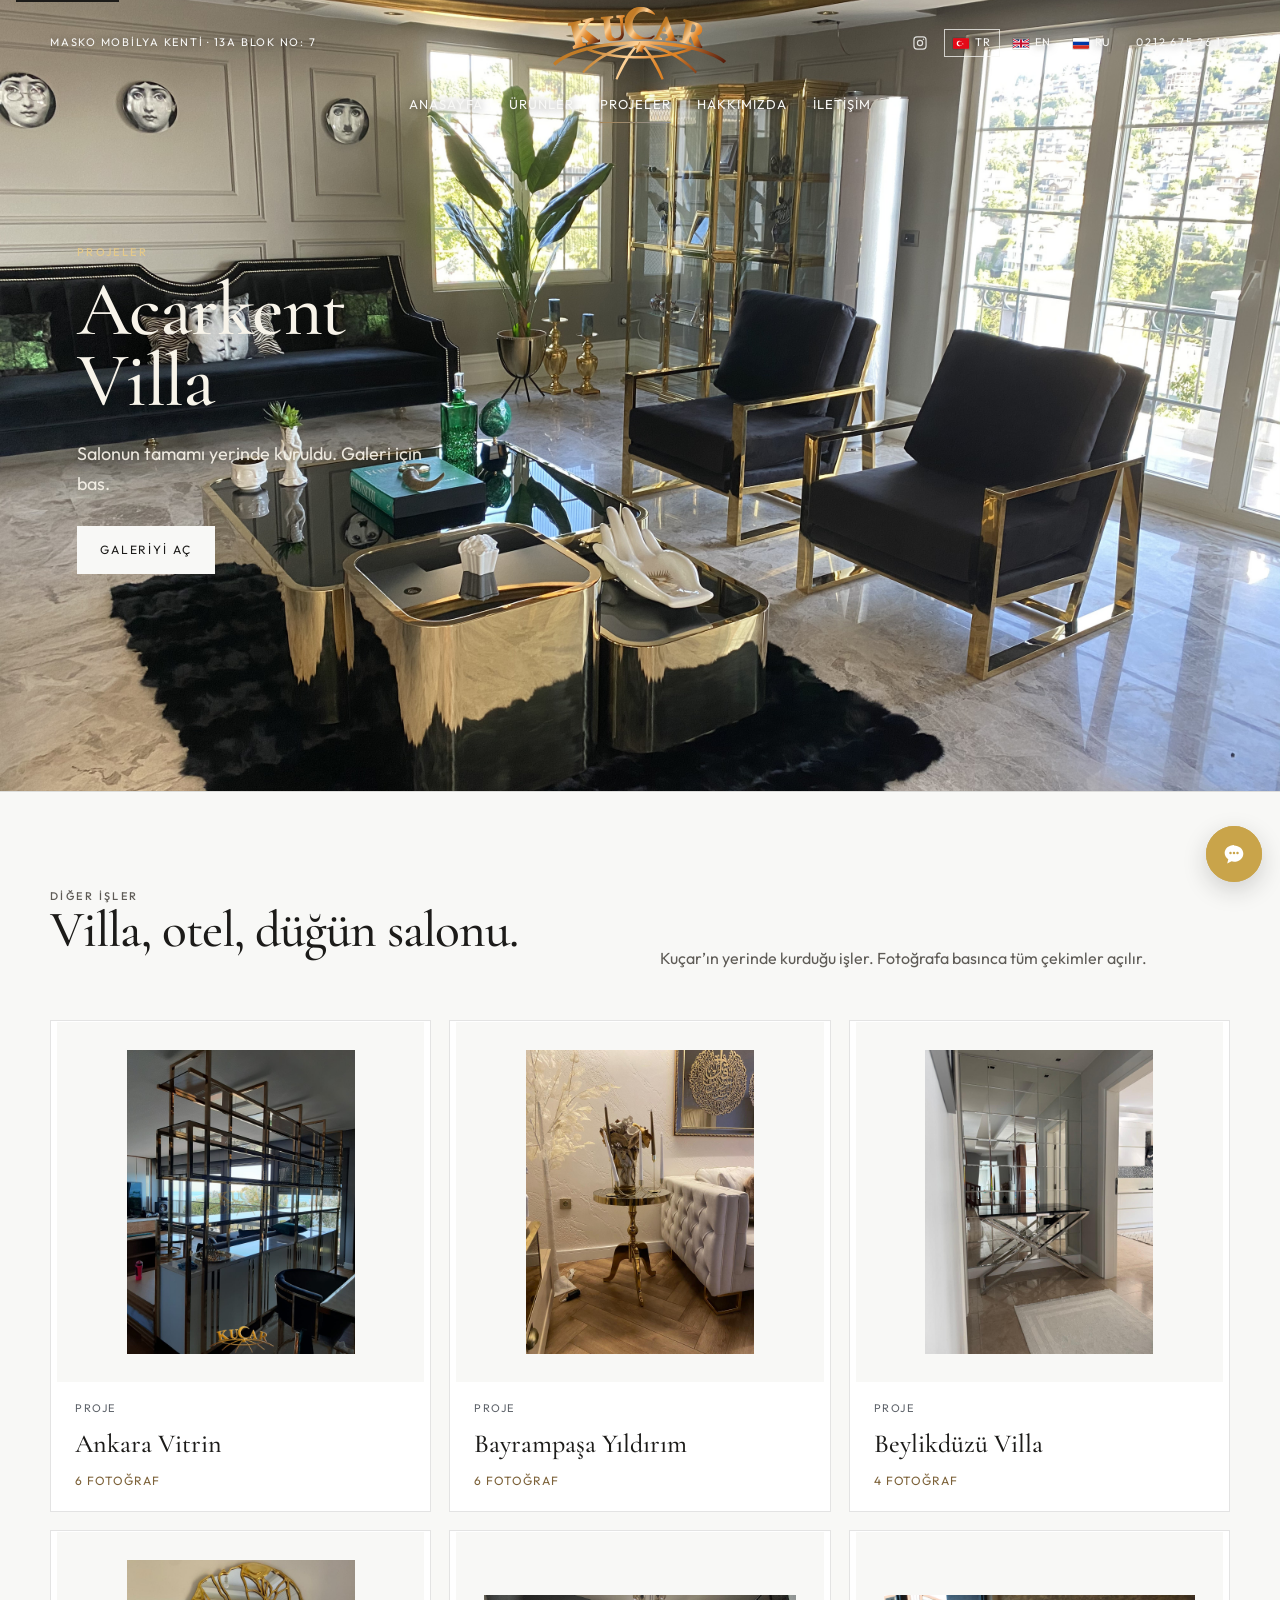
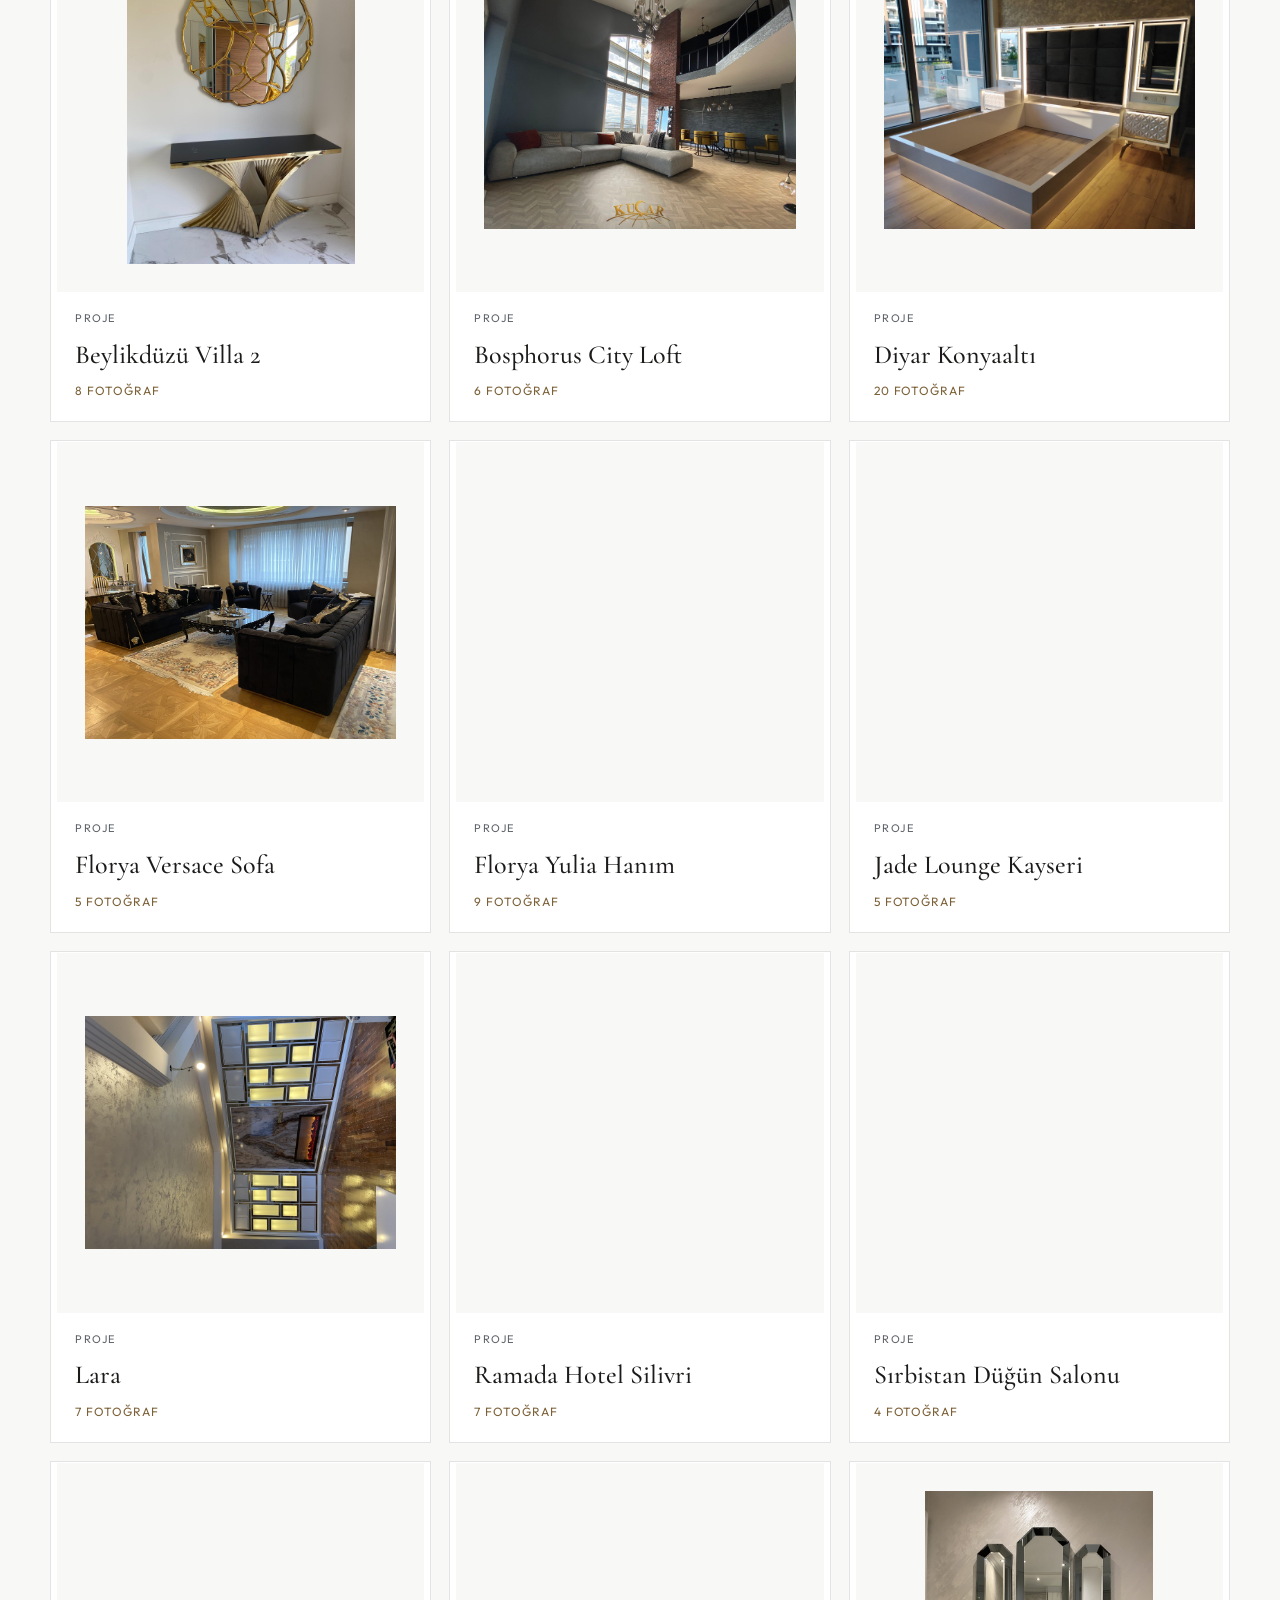
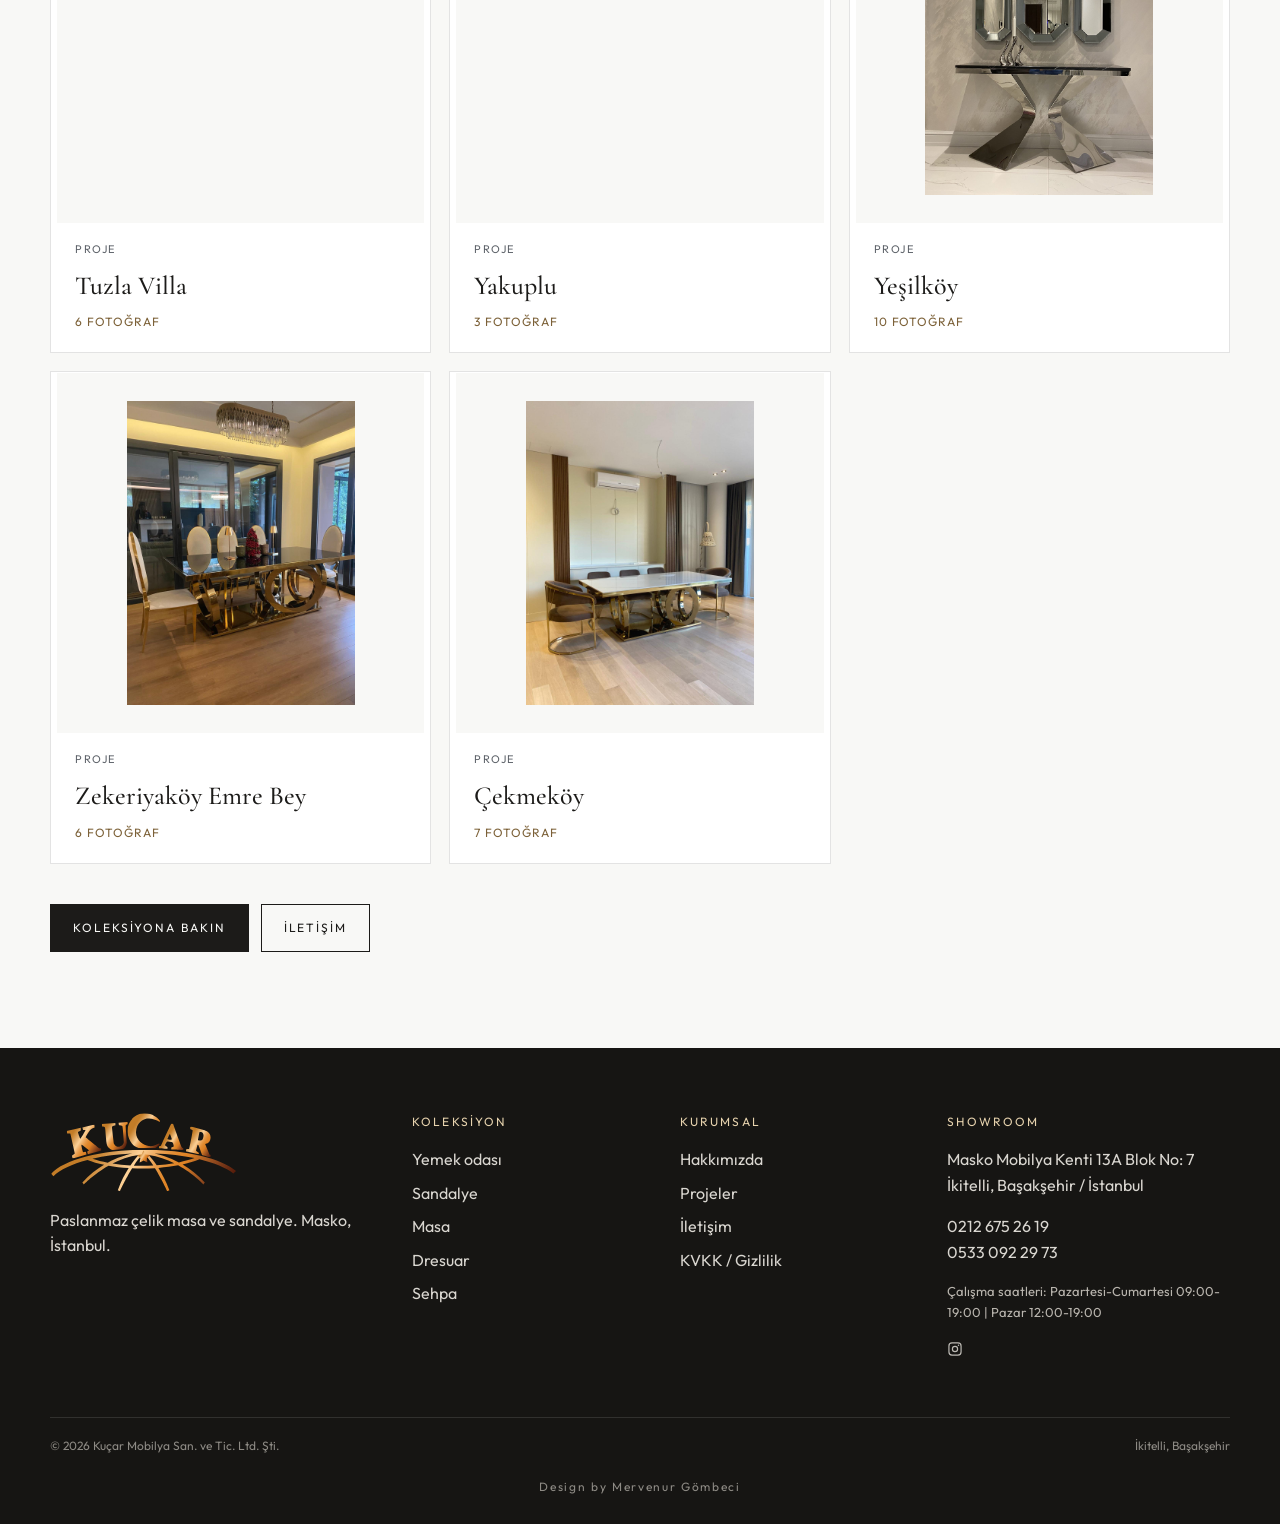
<file: hizmetler.html>
﻿<!DOCTYPE html>
<html lang="tr">
<head>
  <meta charset="utf-8">
  <meta name="viewport" content="width=device-width, initial-scale=1">
  <title>Projeler | Kuçar Mobilya · Villa, otel, düğün salonu</title>
  <meta name="description" content="Kuçar’ın villa, otel ve düğün salonu projeleri. Masko showroom’dan yerinde kurulum.">
  <link rel="icon" href="favicon.png" type="image/png">
  <!-- SITE_URL: https://ALANADI.com — alan adınızla değiştirin -->
  <link rel="canonical" href="https://ALANADI.com/hizmetler.html">
  <meta name="theme-color" content="#f8f8f6">
  <meta name="robots" content="index,follow">
  <meta property="og:title" content="Projeler | Kuçar Mobilya · Villa, otel, düğün salonu">
  <meta property="og:description" content="Kuçar’ın villa, otel ve düğün salonu projeleri. Masko showroom’dan yerinde kurulum.">
  <meta property="og:type" content="website">
  <meta property="og:url" content="https://ALANADI.com/hizmetler.html">
  <meta property="og:image" content="https://ALANADI.com/img/hero-masa.jpg">
  <meta property="og:locale" content="tr_TR">
  <meta name="twitter:card" content="summary_large_image">
  <meta name="twitter:title" content="Projeler | Kuçar Mobilya · Villa, otel, düğün salonu">
  <meta name="twitter:description" content="Kuçar’ın villa, otel ve düğün salonu projeleri. Masko showroom’dan yerinde kurulum.">
  <meta name="twitter:image" content="https://ALANADI.com/img/hero-masa.jpg">
  <script type="application/ld+json">
  {
    "@context": "https://schema.org",
    "@type": "FurnitureStore",
    "name": "Kuçar Mobilya",
    "image": "https://ALANADI.com/img/hero-masa.jpg",
    "url": "https://ALANADI.com/",
    "telephone": ["+902126752619", "+905330922973"],
    "email": "tr-kucar@hotmail.com",
    "address": {
      "@type": "PostalAddress",
      "streetAddress": "Masko Mobilya Kenti 13A Blok No: 7",
      "addressLocality": "İkitelli, Başakşehir",
      "addressRegion": "İstanbul",
      "addressCountry": "TR"
    },
    "sameAs": ["https://www.instagram.com/kucarfurniture/"],
    "openingHours": "Mo-Sa 09:00-19:00, Su 12:00-19:00"
  }
  </script>
  <link rel="preconnect" href="https://fonts.googleapis.com">
  <link rel="preconnect" href="https://fonts.gstatic.com" crossorigin>
  <link href="https://fonts.googleapis.com/css2?family=Cormorant+Garamond:ital,wght@0,500;0,600;1,500&family=Outfit:wght@300;400;500&family=Manrope:wght@300;400;500&display=swap&subset=cyrillic,latin" rel="stylesheet">
  <link rel="stylesheet" href="css/style.css?v=3">
</head>
<body data-page="hizmet">
  <a class="skip" href="#icerik" data-i18n="skip">İçeriğe geç</a>
  <header class="site-header" data-header>
    <div class="header-top">
    <div class="topbar">
      <span data-i18n="top.address">Masko Mobilya Kenti · 13A Blok No: 7</span>
      <div class="topbar-end">
        <a class="social-ig" href="https://www.instagram.com/kucarfurniture/" target="_blank" rel="noopener noreferrer" data-i18n="ig.aria" data-i18n-attr="aria-label" aria-label="Instagram’da Kuçar Furniture"><svg class="ig-icon" viewBox="0 0 24 24" width="16" height="16" aria-hidden="true"><path fill="currentColor" d="M7.5 2h9A5.5 5.5 0 0 1 22 7.5v9A5.5 5.5 0 0 1 16.5 22h-9A5.5 5.5 0 0 1 2 16.5v-9A5.5 5.5 0 0 1 7.5 2zm0 1.8A3.7 3.7 0 0 0 3.8 7.5v9a3.7 3.7 0 0 0 3.7 3.7h9a3.7 3.7 0 0 0 3.7-3.7v-9a3.7 3.7 0 0 0-3.7-3.7h-9zm9.75 1.35a1.15 1.15 0 1 1 0 2.3 1.15 1.15 0 0 1 0-2.3zM12 7.2A4.8 4.8 0 1 1 12 16.8 4.8 4.8 0 0 1 12 7.2zm0 1.8a3 3 0 1 0 0 6 3 3 0 0 0 0-6z"/></svg></a>
        <div class="langs" role="group" data-i18n="lang.group" data-i18n-attr="aria-label" aria-label="Dil">
          <button type="button" data-lang="tr" aria-pressed="true"><svg class="flag" viewBox="0 0 30 20" aria-hidden="true"><rect width="30" height="20" fill="#e30a17"/><circle cx="12" cy="10" r="5" fill="#fff"/><circle cx="13.5" cy="10" r="4" fill="#e30a17"/><polygon fill="#fff" points="18.2,10 16.7,10.5 17.3,11.9 18.2,11.1 19.1,11.9 19.7,10.5"/></svg><span>TR</span></button>
          <button type="button" data-lang="en" aria-pressed="false"><svg class="flag" viewBox="0 0 60 30" aria-hidden="true"><rect width="60" height="30" fill="#012169"/><path d="M0 0 L60 30 M60 0 L0 30" stroke="#fff" stroke-width="8"/><path d="M0 0 L60 30 M60 0 L0 30" stroke="#C8102E" stroke-width="4"/><path d="M30 0 V30 M0 15 H60" stroke="#fff" stroke-width="14"/><path d="M30 0 V30 M0 15 H60" stroke="#C8102E" stroke-width="8"/></svg><span>EN</span></button>
          <button type="button" data-lang="ru" aria-pressed="false"><svg class="flag" viewBox="0 0 18 12" aria-hidden="true"><rect width="18" height="4" fill="#fff"/><rect y="4" width="18" height="4" fill="#0039a6"/><rect y="8" width="18" height="4" fill="#d52b1e"/></svg><span>RU</span></button>
        </div>
        <a href="tel:+902126752619">0212 675 26 19</a>
      </div>
    </div>
      <a class="logo" href="index.html">
        <img class="brand" src="img/logo.svg" alt="Kuçar" width="1200" height="505">
      </a>
      <button class="nav-toggle" type="button" data-nav-toggle aria-expanded="false" aria-controls="site-nav" data-i18n="nav.menu" data-i18n-attr="aria-label" aria-label="Menü"><span></span></button>
    </div>
    <div class="nav-bar">
      <nav class="site-nav" id="site-nav" data-nav>
        <a href="index.html" data-nav="home" data-i18n="nav.home">Anasayfa</a>
        <div class="nav-item">
          <a href="koleksiyonlar.html" data-nav="koleksiyon" data-i18n="nav.collection">Ürünler</a>
          <div class="nav-sub">
            <div class="nav-sub-panel">
              <div class="nav-links">
                <a href="koleksiyonlar.html?grup=masalar" data-i18n="nav.tables">Masalar</a>
                <a href="koleksiyonlar.html?grup=sandalyeler" data-i18n="nav.chairs">Sandalyeler</a>
                <a href="koleksiyonlar.html?grup=koltuk" data-i18n="nav.sofas">Koltuk Takımları</a>
                <a href="koleksiyonlar.html?grup=tamamlayici" data-i18n="nav.extras">Tamamlayıcı Ürünler</a>
                <div class="nav-nest">
                  <a href="koleksiyonlar.html?grup=sehpa" data-i18n="nav.sehpa">Sehpa</a>
                  <a href="koleksiyonlar.html?grup=zigon" data-i18n="nav.zigon">Zigon</a>
                  <a href="koleksiyonlar.html?grup=dresuar" data-i18n="nav.dresuar">Dresuar</a>
                  <a href="koleksiyonlar.html?grup=vitrin" data-i18n="nav.vitrine">Vitrin</a>
                  <a href="koleksiyonlar.html?grup=servis" data-i18n="nav.trolley">Servis Arabası</a>
                  <a href="koleksiyonlar.html?grup=ayna" data-i18n="nav.mirror">Ayna</a>
                </div>
              </div>
              <div class="nav-visuals">
                <a class="nav-visual" href="koleksiyonlar.html?grup=masalar">
                  <img src="img/urun/12.jpeg" alt="" width="1200" height="900" loading="lazy" decoding="async">
                  <span class="nav-visual-copy"><small>Luxury Yüzük</small><strong data-i18n="nav.tables">Masalar</strong></span>
                </a>
                <a class="nav-visual" href="koleksiyonlar.html?grup=sandalyeler">
                  <img src="img/urun/11.jpg" alt="" width="720" height="900" loading="lazy" decoding="async">
                  <span class="nav-visual-copy"><small>Titanyum Gold S-14</small><strong data-i18n="nav.chairs">Sandalyeler</strong></span>
                </a>
                <a class="nav-visual" href="koleksiyonlar.html?grup=koltuk">
                  <img src="img/urun/08.jpeg" alt="" width="1200" height="900" loading="lazy" decoding="async">
                  <span class="nav-visual-copy"><small>Luxury Oval</small><strong data-i18n="nav.sofas">Koltuk Takımları</strong></span>
                </a>
                <a class="nav-visual" href="koleksiyonlar.html?grup=tamamlayici">
                  <img src="img/urun/17.jpg" alt="" width="972" height="900" loading="lazy" decoding="async">
                  <span class="nav-visual-copy"><small>Dr-8818</small><strong data-i18n="nav.extras">Tamamlayıcı Ürünler</strong></span>
                </a>
              </div>
            </div>
          </div>
        </div>
        <a href="hizmetler.html" data-nav="hizmet" data-i18n="nav.services">Projeler</a>
        <a href="hakkimizda.html" data-nav="hakkimizda" data-i18n="nav.about">Hakkımızda</a>
        <a href="iletisim.html" data-nav="iletisim" data-i18n="nav.contact">İletişim</a>
      </nav>
    </div>
  </header>
  <main id="icerik">
    <section class="project-feature" data-project-feature data-project-id="acarkent-villa-project">
      <figure class="project-feature-shot">
        <img src="img/projeler/acarkent-villa-project/hero.jpg?v=2" alt="Acarkent Villa" width="3200" height="2400" decoding="async" fetchpriority="high">
      </figure>
      <div class="project-feature-copy">
        <p class="eyebrow" data-i18n="prj.k">Projeler</p>
        <h1>Acarkent Villa</h1>
        <p class="lede" data-i18n="prj.feature.p">Salonun tamamı yerinde kuruldu. Galeri için bas.</p>
        <button class="btn" type="button" data-i18n="prj.open">Galeriyi aç</button>
      </div>
    </section>
    <section class="section">
      <div class="wrap">
        <div class="section-head">
          <div>
            <p class="eyebrow" data-i18n="prj.more.k">Diğer işler</p>
            <h2 data-i18n="prj.h">Villa, otel, düğün salonu.</h2>
          </div>
          <p data-i18n="prj.p">Kuçar’ın yerinde kurduğu işler. Fotoğrafa basınca tüm çekimler açılır.</p>
        </div>
        <div class="catalog" data-projects></div>
        <noscript>
          <p class="noscript-note">Projeleri görmek için JavaScript gerekir. <a href="tel:+902126752619">0212 675 26 19</a> · <a href="https://wa.me/905330922973">WhatsApp</a></p>
        </noscript>
        <div class="btn-row" style="margin-top:40px">
          <a class="btn" href="koleksiyonlar.html" data-i18n="srv.look">Koleksiyona bakın</a>
          <a class="btn btn-ghost" href="iletisim.html" data-i18n="nav.contact">İletişim</a>
        </div>
      </div>
    </section>
  </main>
  <dialog data-dialog>
    <button class="dialog-close" type="button" data-close-dialog data-i18n="nav.close" data-i18n-attr="aria-label" aria-label="Kapat">
      <svg viewBox="0 0 24 24" width="18" height="18" aria-hidden="true"><path d="M6 6l12 12M18 6 6 18" fill="none" stroke="currentColor" stroke-width="1.6" stroke-linecap="round"/></svg>
    </button>
    <figure class="dialog-stage">
      <img data-dialog-photo alt="">
      <button class="dialog-nav dialog-nav-prev" type="button" data-dialog-prev data-i18n="dialog.prev" data-i18n-attr="aria-label" aria-label="Önceki" hidden>
        <svg viewBox="0 0 24 24" width="22" height="22" aria-hidden="true"><path d="M15 6 9 12l6 6" fill="none" stroke="currentColor" stroke-width="1.7" stroke-linecap="round" stroke-linejoin="round"/></svg>
      </button>
      <button class="dialog-nav dialog-nav-next" type="button" data-dialog-next data-i18n="dialog.next" data-i18n-attr="aria-label" aria-label="Sonraki" hidden>
        <svg viewBox="0 0 24 24" width="22" height="22" aria-hidden="true"><path d="m9 6 6 6-6 6" fill="none" stroke="currentColor" stroke-width="1.7" stroke-linecap="round" stroke-linejoin="round"/></svg>
      </button>
    </figure>
    <div class="dialog-panel">
      <div class="dialog-thumbs" data-dialog-thumbs></div>
      <div class="dialog-copy">
        <p class="eyebrow">Kuçar</p>
        <h3 data-dialog-title></h3>
        <p data-dialog-text></p>
      </div>
      <div class="dialog-actions">
        <a class="btn" href="https://wa.me/905330922973" target="_blank" rel="noopener">WhatsApp</a>
      </div>
    </div>
  </dialog>
  <footer class="site-footer">
    <div class="wrap footer-grid">
      <div class="footer-brand">
        <img class="brand" src="img/logo.svg" alt="Kuçar" width="1200" height="505">
        <p data-i18n="foot.blurb">Paslanmaz çelik masa ve sandalye. Masko, İstanbul.</p>
      </div>
      <div>
        <p class="footer-heading" data-i18n="foot.col">Koleksiyon</p>
        <ul>
          <li><a href="koleksiyonlar.html?grup=masalar" data-i18n="cat.dining.s">Yemek odası</a></li>
          <li><a href="koleksiyonlar.html?grup=sandalyeler" data-i18n="cat.chair">Sandalye</a></li>
          <li><a href="koleksiyonlar.html?grup=masalar" data-i18n="cat.table">Masa</a></li>
          <li><a href="koleksiyonlar.html?grup=dresuar" data-i18n="cat.console">Dresuar</a></li>
          <li><a href="koleksiyonlar.html?grup=sehpa" data-i18n="cat.low">Sehpa</a></li>
        </ul>
      </div>
      <div>
        <p class="footer-heading" data-i18n="foot.co">Kurumsal</p>
        <ul>
          <li><a href="hakkimizda.html" data-i18n="nav.about">Hakkımızda</a></li>
          <li><a href="hizmetler.html" data-i18n="nav.services">Projeler</a></li>
          <li><a href="iletisim.html" data-i18n="nav.contact">İletişim</a></li>
          <li><a href="kvkk.html" data-i18n="foot.kvkk">KVKK / Gizlilik</a></li>
        </ul>
      </div>
      <div>
        <p class="footer-heading" data-i18n="foot.show">Showroom</p>
        <p data-i18n="foot.addr" data-i18n-html>Masko Mobilya Kenti 13A Blok No: 7<br>İkitelli, Başakşehir / İstanbul</p>
        <p><a href="tel:+902126752619">0212 675 26 19</a><br><a href="tel:+905330922973">0533 092 29 73</a></p>
        <p class="hours"><span data-i18n="hours.label">Çalışma saatleri</span>: <span data-i18n="hours.value">Pazartesi-Cumartesi 09:00-19:00 | Pazar 12:00-19:00</span></p>
        <p><a class="social-ig" href="https://www.instagram.com/kucarfurniture/" target="_blank" rel="noopener noreferrer" data-i18n="ig.aria" data-i18n-attr="aria-label" aria-label="Instagram’da Kuçar Furniture"><svg class="ig-icon" viewBox="0 0 24 24" width="16" height="16" aria-hidden="true"><path fill="currentColor" d="M7.5 2h9A5.5 5.5 0 0 1 22 7.5v9A5.5 5.5 0 0 1 16.5 22h-9A5.5 5.5 0 0 1 2 16.5v-9A5.5 5.5 0 0 1 7.5 2zm0 1.8A3.7 3.7 0 0 0 3.8 7.5v9a3.7 3.7 0 0 0 3.7 3.7h9a3.7 3.7 0 0 0 3.7-3.7v-9a3.7 3.7 0 0 0-3.7-3.7h-9zm9.75 1.35a1.15 1.15 0 1 1 0 2.3 1.15 1.15 0 0 1 0-2.3zM12 7.2A4.8 4.8 0 1 1 12 16.8 4.8 4.8 0 0 1 12 7.2zm0 1.8a3 3 0 1 0 0 6 3 3 0 0 0 0-6z"/></svg></a></p>
      </div>
    </div>
    <div class="wrap legal">
      <span>© <span data-year-num>2026</span> Kuçar Mobilya San. ve Tic. Ltd. Şti.</span>
      <span data-i18n="foot.place">İkitelli, Başakşehir</span>
    </div>
    <p class="design-by"><a href="https://www.linkedin.com/in/mervenur-g%C3%B6mbeci-4741422a5" target="_blank" rel="noopener noreferrer">Design by Mervenur Gömbeci</a></p>
  </footer>
  <button class="to-top" type="button" data-to-top data-i18n="toTop" data-i18n-attr="aria-label" aria-label="Yukarı çık"><svg viewBox="0 0 24 24" width="18" height="18" aria-hidden="true"><path d="M6 14.5 12 8.5 18 14.5" fill="none" stroke="currentColor" stroke-width="1.6" stroke-linecap="round" stroke-linejoin="round"/></svg></button>
  <div class="fab" data-fab>
    <div class="fab-actions" id="fab-actions" data-fab-actions>
      <a class="fab-item" href="tel:+902126752619">
        <span class="fab-label" data-i18n="fab.phone">Telefon</span>
        <span class="fab-icon" aria-hidden="true">
          <svg width="20" height="20" viewBox="0 0 24 24" fill="none" stroke="currentColor" stroke-width="1.8" stroke-linecap="round" stroke-linejoin="round"><path d="M22 16.9v3a2 2 0 0 1-2.2 2 19.8 19.8 0 0 1-8.6-3.1 19.5 19.5 0 0 1-6-6 19.8 19.8 0 0 1-3.1-8.7A2 2 0 0 1 4.1 2h3a2 2 0 0 1 2 1.7c.1.9.3 1.8.6 2.6a2 2 0 0 1-.5 2.1L8.1 9.9a16 16 0 0 0 6 6l1.5-1.1a2 2 0 0 1 2.1-.4c.8.3 1.7.5 2.6.6a2 2 0 0 1 1.7 2z"/></svg>
        </span>
      </a>
      <a class="fab-item" href="https://www.google.com/maps/dir/?api=1&destination=Masko+Mobilya+Kenti+13A+Blok+No:+7,+%C4%B0kitelli,+Ba%C5%9Fak%C5%9Fehir,+%C4%B0stanbul" target="_blank" rel="noopener">
        <span class="fab-label" data-i18n="fab.directions">Yol Tarifi</span>
        <span class="fab-icon" aria-hidden="true">
          <svg width="20" height="20" viewBox="0 0 24 24" fill="none" stroke="currentColor" stroke-width="1.8" stroke-linecap="round" stroke-linejoin="round"><path d="M12 22s7-5.4 7-12a7 7 0 1 0-14 0c0 6.6 7 12 7 12z"/><circle cx="12" cy="10" r="2.5"/></svg>
        </span>
      </a>
      <a class="fab-item" href="https://wa.me/905330922973" target="_blank" rel="noopener">
        <span class="fab-label" data-i18n="fab.whatsapp">WhatsApp</span>
        <span class="fab-icon" aria-hidden="true">
          <svg width="22" height="22" viewBox="0 0 24 24" fill="currentColor"><path d="M20 11.5A8.5 8.5 0 0 1 7.6 18.7L4 20l1.4-3.5A8.5 8.5 0 1 1 20 11.5zm-8.5 7a7 7 0 1 0-6.3-3.9l.2.4-.8 2.1 2.2-.8.4.2a7 7 0 0 0 4.3 1.4zm3.8-5.2c-.2-.1-1.2-.6-1.4-.7-.2-.1-.3-.1-.5.1l-.6.7c-.1.2-.3.2-.5.1a5.7 5.7 0 0 1-1.7-1 6.3 6.3 0 0 1-1.2-1.5c-.1-.2 0-.3.1-.5l.4-.5.2-.3c.1-.2 0-.3 0-.5l-.7-1.6c-.2-.4-.3-.4-.5-.4h-.4c-.2 0-.5.1-.7.3-.2.3-.9.9-.9 2.1s.9 2.4 1 2.6c.1.2 1.8 2.8 4.4 3.8 1.6.6 1.9.5 2.3.5.4 0 1.2-.5 1.4-1 .2-.5.2-.9.1-1 0-.1-.2-.1-.4-.2z"/></svg>
        </span>
      </a>
    </div>
    <button class="fab-toggle" type="button" data-fab-toggle aria-expanded="false" aria-controls="fab-actions" data-i18n="fab.toggle" data-i18n-attr="aria-label" aria-label="İletişim">
      <svg width="28" height="28" viewBox="0 0 24 24" aria-hidden="true"><path fill="#fff" d="M12 4.2c-4.4 0-8 3.1-8 6.9 0 2.2 1.2 4.1 3.1 5.4L6.2 20.2l3.7-1.9c.7.2 1.4.3 2.1.3 4.4 0 8-3.1 8-6.9s-3.6-6.9-8-6.9z"/><circle cx="9" cy="11.1" r="1.05" fill="#c9a44a"/><circle cx="12" cy="11.1" r="1.05" fill="#c9a44a"/><circle cx="15" cy="11.1" r="1.05" fill="#c9a44a"/></svg>
    </button>
  </div>
  <script src="js/projects.js" defer></script>
  <script src="js/i18n.js?v=2" defer></script>
  <script src="js/main.js" defer></script>
</body>
</html>
</file>
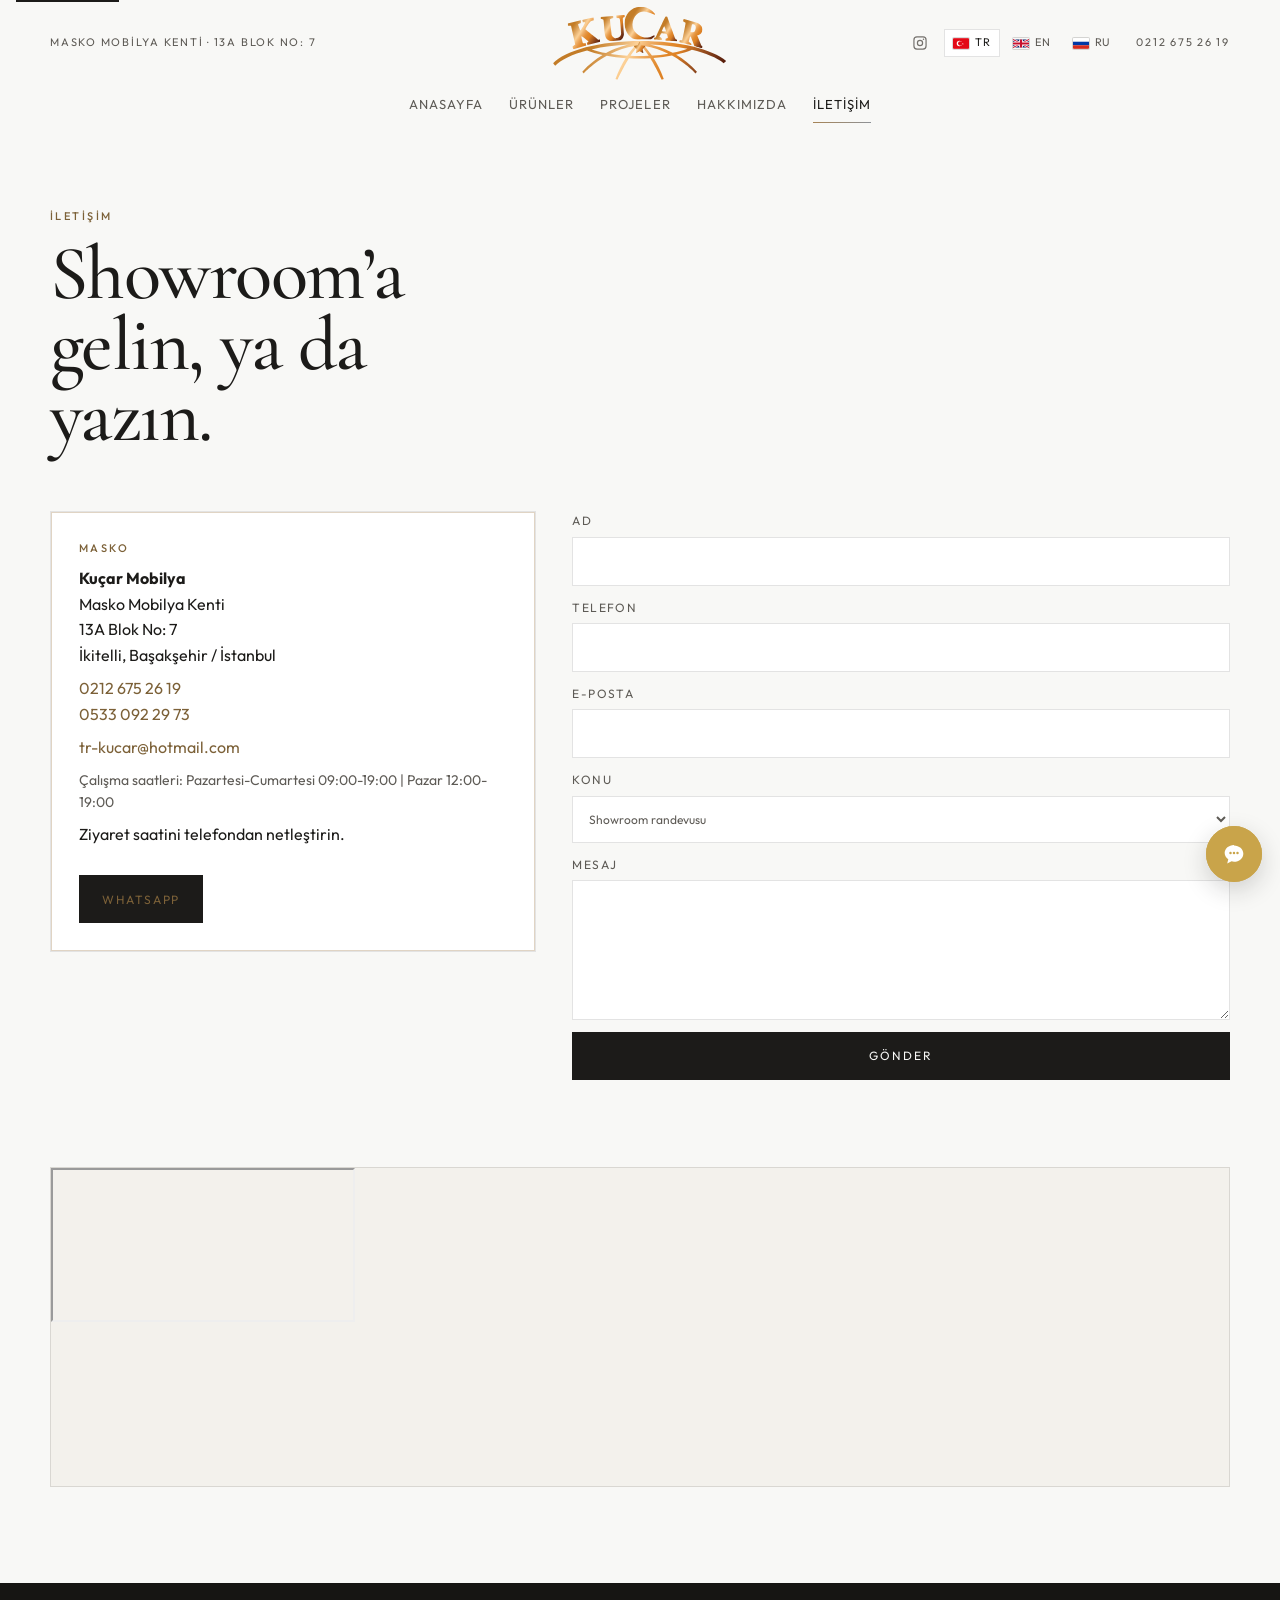
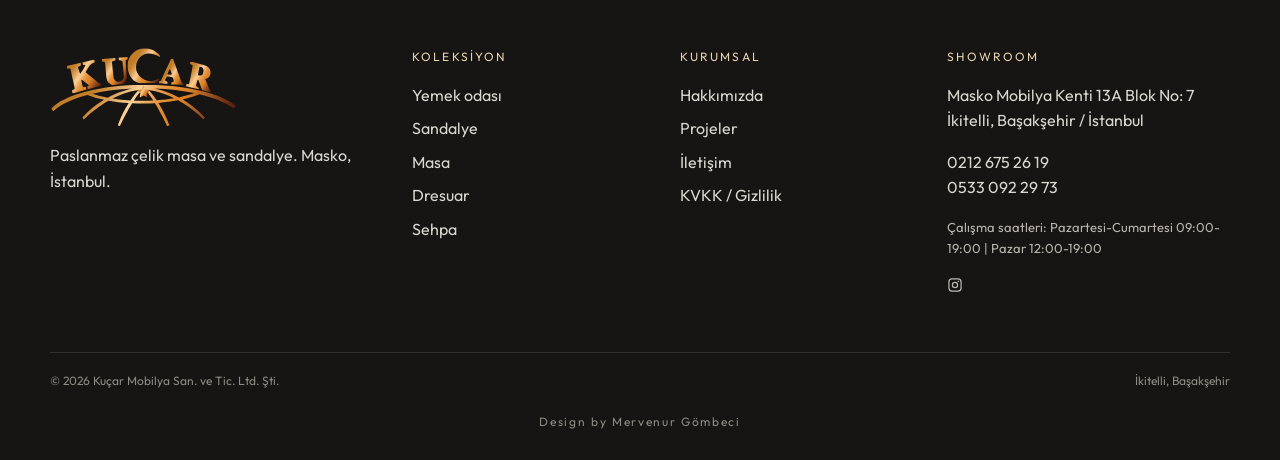
<file: iletisim.html>
﻿<!DOCTYPE html>
<html lang="tr">
<head>
  <meta charset="utf-8">
  <meta name="viewport" content="width=device-width, initial-scale=1">
  <title>İletişim | Kuçar Mobilya · Masko 13A Blok</title>
  <meta name="description" content="Kuçar Mobilya showroom: Masko Mobilya Kenti 13A Blok No: 7, İkitelli Başakşehir. Telefon ve WhatsApp.">
  <link rel="icon" href="favicon.png" type="image/png">
  <!-- SITE_URL: https://ALANADI.com — alan adınızla değiştirin -->
  <link rel="canonical" href="https://ALANADI.com/iletisim.html">
  <meta name="theme-color" content="#f8f8f6">
  <meta name="robots" content="index,follow">
  <meta property="og:title" content="İletişim | Kuçar Mobilya · Masko 13A Blok">
  <meta property="og:description" content="Kuçar Mobilya showroom: Masko Mobilya Kenti 13A Blok No: 7, İkitelli Başakşehir. Telefon ve WhatsApp.">
  <meta property="og:type" content="website">
  <meta property="og:url" content="https://ALANADI.com/iletisim.html">
  <meta property="og:image" content="https://ALANADI.com/img/hero-masa.jpg">
  <meta property="og:locale" content="tr_TR">
  <meta name="twitter:card" content="summary_large_image">
  <meta name="twitter:title" content="İletişim | Kuçar Mobilya · Masko 13A Blok">
  <meta name="twitter:description" content="Kuçar Mobilya showroom: Masko Mobilya Kenti 13A Blok No: 7, İkitelli Başakşehir. Telefon ve WhatsApp.">
  <meta name="twitter:image" content="https://ALANADI.com/img/hero-masa.jpg">
  <script type="application/ld+json">
  {
    "@context": "https://schema.org",
    "@type": "FurnitureStore",
    "name": "Kuçar Mobilya",
    "image": "https://ALANADI.com/img/hero-masa.jpg",
    "url": "https://ALANADI.com/",
    "telephone": ["+902126752619", "+905330922973"],
    "email": "tr-kucar@hotmail.com",
    "address": {
      "@type": "PostalAddress",
      "streetAddress": "Masko Mobilya Kenti 13A Blok No: 7",
      "addressLocality": "İkitelli, Başakşehir",
      "addressRegion": "İstanbul",
      "addressCountry": "TR"
    },
    "sameAs": ["https://www.instagram.com/kucarfurniture/"],
    "openingHours": "Mo-Sa 09:00-19:00, Su 12:00-19:00"
  }
  </script>
  <link rel="preconnect" href="https://fonts.googleapis.com">
  <link rel="preconnect" href="https://fonts.gstatic.com" crossorigin>
  <link href="https://fonts.googleapis.com/css2?family=Cormorant+Garamond:ital,wght@0,500;0,600;1,500&family=Outfit:wght@300;400;500&family=Manrope:wght@300;400;500&display=swap&subset=cyrillic,latin" rel="stylesheet">
  <link rel="stylesheet" href="css/style.css?v=3">
</head>
<body data-page="iletisim">
  <a class="skip" href="#icerik" data-i18n="skip">İçeriğe geç</a>
  <header class="site-header" data-header>
    <div class="header-top">
    <div class="topbar">
      <span data-i18n="top.address">Masko Mobilya Kenti · 13A Blok No: 7</span>
      <div class="topbar-end">
        <a class="social-ig" href="https://www.instagram.com/kucarfurniture/" target="_blank" rel="noopener noreferrer" data-i18n="ig.aria" data-i18n-attr="aria-label" aria-label="Instagram’da Kuçar Furniture"><svg class="ig-icon" viewBox="0 0 24 24" width="16" height="16" aria-hidden="true"><path fill="currentColor" d="M7.5 2h9A5.5 5.5 0 0 1 22 7.5v9A5.5 5.5 0 0 1 16.5 22h-9A5.5 5.5 0 0 1 2 16.5v-9A5.5 5.5 0 0 1 7.5 2zm0 1.8A3.7 3.7 0 0 0 3.8 7.5v9a3.7 3.7 0 0 0 3.7 3.7h9a3.7 3.7 0 0 0 3.7-3.7v-9a3.7 3.7 0 0 0-3.7-3.7h-9zm9.75 1.35a1.15 1.15 0 1 1 0 2.3 1.15 1.15 0 0 1 0-2.3zM12 7.2A4.8 4.8 0 1 1 12 16.8 4.8 4.8 0 0 1 12 7.2zm0 1.8a3 3 0 1 0 0 6 3 3 0 0 0 0-6z"/></svg></a>
        <div class="langs" role="group" data-i18n="lang.group" data-i18n-attr="aria-label" aria-label="Dil">
          <button type="button" data-lang="tr" aria-pressed="true"><svg class="flag" viewBox="0 0 30 20" aria-hidden="true"><rect width="30" height="20" fill="#e30a17"/><circle cx="12" cy="10" r="5" fill="#fff"/><circle cx="13.5" cy="10" r="4" fill="#e30a17"/><polygon fill="#fff" points="18.2,10 16.7,10.5 17.3,11.9 18.2,11.1 19.1,11.9 19.7,10.5"/></svg><span>TR</span></button>
          <button type="button" data-lang="en" aria-pressed="false"><svg class="flag" viewBox="0 0 60 30" aria-hidden="true"><rect width="60" height="30" fill="#012169"/><path d="M0 0 L60 30 M60 0 L0 30" stroke="#fff" stroke-width="8"/><path d="M0 0 L60 30 M60 0 L0 30" stroke="#C8102E" stroke-width="4"/><path d="M30 0 V30 M0 15 H60" stroke="#fff" stroke-width="14"/><path d="M30 0 V30 M0 15 H60" stroke="#C8102E" stroke-width="8"/></svg><span>EN</span></button>
          <button type="button" data-lang="ru" aria-pressed="false"><svg class="flag" viewBox="0 0 18 12" aria-hidden="true"><rect width="18" height="4" fill="#fff"/><rect y="4" width="18" height="4" fill="#0039a6"/><rect y="8" width="18" height="4" fill="#d52b1e"/></svg><span>RU</span></button>
        </div>
        <a href="tel:+902126752619">0212 675 26 19</a>
      </div>
    </div>
      <a class="logo" href="index.html">
        <img class="brand" src="img/logo.svg" alt="Kuçar" width="1200" height="505">
      </a>
      <button class="nav-toggle" type="button" data-nav-toggle aria-expanded="false" aria-controls="site-nav" data-i18n="nav.menu" data-i18n-attr="aria-label" aria-label="Menü"><span></span></button>
    </div>
    <div class="nav-bar">
      <nav class="site-nav" id="site-nav" data-nav>
        <a href="index.html" data-nav="home" data-i18n="nav.home">Anasayfa</a>
        <div class="nav-item">
          <a href="koleksiyonlar.html" data-nav="koleksiyon" data-i18n="nav.collection">Ürünler</a>
          <div class="nav-sub">
            <div class="nav-sub-panel">
              <div class="nav-links">
                <a href="koleksiyonlar.html?grup=masalar" data-i18n="nav.tables">Masalar</a>
                <a href="koleksiyonlar.html?grup=sandalyeler" data-i18n="nav.chairs">Sandalyeler</a>
                <a href="koleksiyonlar.html?grup=koltuk" data-i18n="nav.sofas">Koltuk Takımları</a>
                <a href="koleksiyonlar.html?grup=tamamlayici" data-i18n="nav.extras">Tamamlayıcı Ürünler</a>
                <div class="nav-nest">
                  <a href="koleksiyonlar.html?grup=sehpa" data-i18n="nav.sehpa">Sehpa</a>
                  <a href="koleksiyonlar.html?grup=zigon" data-i18n="nav.zigon">Zigon</a>
                  <a href="koleksiyonlar.html?grup=dresuar" data-i18n="nav.dresuar">Dresuar</a>
                  <a href="koleksiyonlar.html?grup=vitrin" data-i18n="nav.vitrine">Vitrin</a>
                  <a href="koleksiyonlar.html?grup=servis" data-i18n="nav.trolley">Servis Arabası</a>
                  <a href="koleksiyonlar.html?grup=ayna" data-i18n="nav.mirror">Ayna</a>
                </div>
              </div>
              <div class="nav-visuals">
                <a class="nav-visual" href="koleksiyonlar.html?grup=masalar">
                  <img src="img/urun/12.jpeg" alt="" width="1200" height="900" loading="lazy" decoding="async">
                  <span class="nav-visual-copy"><small>Luxury Yüzük</small><strong data-i18n="nav.tables">Masalar</strong></span>
                </a>
                <a class="nav-visual" href="koleksiyonlar.html?grup=sandalyeler">
                  <img src="img/urun/11.jpg" alt="" width="720" height="900" loading="lazy" decoding="async">
                  <span class="nav-visual-copy"><small>Titanyum Gold S-14</small><strong data-i18n="nav.chairs">Sandalyeler</strong></span>
                </a>
                <a class="nav-visual" href="koleksiyonlar.html?grup=koltuk">
                  <img src="img/urun/08.jpeg" alt="" width="1200" height="900" loading="lazy" decoding="async">
                  <span class="nav-visual-copy"><small>Luxury Oval</small><strong data-i18n="nav.sofas">Koltuk Takımları</strong></span>
                </a>
                <a class="nav-visual" href="koleksiyonlar.html?grup=tamamlayici">
                  <img src="img/urun/17.jpg" alt="" width="972" height="900" loading="lazy" decoding="async">
                  <span class="nav-visual-copy"><small>Dr-8818</small><strong data-i18n="nav.extras">Tamamlayıcı Ürünler</strong></span>
                </a>
              </div>
            </div>
          </div>
        </div>
        <a href="hizmetler.html" data-nav="hizmet" data-i18n="nav.services">Projeler</a>
        <a href="hakkimizda.html" data-nav="hakkimizda" data-i18n="nav.about">Hakkımızda</a>
        <a href="iletisim.html" data-nav="iletisim" data-i18n="nav.contact">İletişim</a>
      </nav>
    </div>
  </header>
  <main id="icerik">
    <section class="page-hero">
      <div class="wrap">
        <p class="eyebrow" data-i18n="con.k">İletişim</p>
        <h1 data-i18n="con.h">Showroom’a gelin, ya da yazın.</h1>
      </div>
    </section>
    <section class="section" style="padding-top:10px">
      <div class="wrap contact-grid">
        <aside class="address-card">
          <p class="eyebrow" data-i18n="con.masko">Masko</p>
          <p data-i18n="con.card" data-i18n-html><strong>Kuçar Mobilya</strong><br>Masko Mobilya Kenti<br>13A Blok No: 7<br>İkitelli, Başakşehir / İstanbul</p>
          <p><a href="tel:+902126752619">0212 675 26 19</a><br><a href="tel:+905330922973">0533 092 29 73</a></p>
          <p><a href="mailto:tr-kucar@hotmail.com">tr-kucar@hotmail.com</a></p>
          <p class="hours"><span data-i18n="hours.label">Çalışma saatleri</span>: <span data-i18n="hours.value">Pazartesi-Cumartesi 09:00-19:00 | Pazar 12:00-19:00</span></p>
          <p data-i18n="con.hours">Ziyaret saatini telefondan netleştirin.</p>
          <div class="btn-row">
            <a class="btn" href="https://wa.me/905330922973" target="_blank" rel="noopener">WhatsApp</a>
          </div>
        </aside>
        <form
          name="iletisim"
          method="POST"
          action="/tesekkur.html"
          data-netlify="true"
          netlify-honeypot="bot-field"
          data-form
        >
          <input type="hidden" name="form-name" value="iletisim">
          <p class="form-honeypot" hidden>
            <label>Bot alanı <input name="bot-field" tabindex="-1" autocomplete="off"></label>
          </p>
          <label><span data-i18n="form.name">Ad</span>
            <input name="ad" type="text" autocomplete="name" required>
          </label>
          <label><span data-i18n="form.phone">Telefon</span>
            <input name="telefon" type="tel" autocomplete="tel" required>
          </label>
          <label><span data-i18n="form.email">E-posta</span>
            <input name="eposta" type="email" autocomplete="email">
          </label>
          <label><span data-i18n="form.topic">Konu</span>
            <select name="konu">
              <option data-i18n="form.opt1">Showroom randevusu</option>
              <option data-i18n="form.opt2">Ürün bilgisi</option>
              <option data-i18n="form.opt3">Proje / özel ölçü</option>
              <option data-i18n="form.opt4">Bayilik</option>
              <option data-i18n="form.opt5">İhracat</option>
            </select>
          </label>
          <label><span data-i18n="form.msg">Mesaj</span>
            <textarea name="mesaj" required></textarea>
          </label>
          <button class="btn" type="submit" data-i18n="form.send">Gönder</button>
          <p class="form-note" data-form-note></p>
        </form>
      </div>
      <div class="wrap">
        <div class="map">
          <iframe data-i18n="map.title" data-i18n-attr="title" title="Kuçar Mobilya Masko konumu" loading="lazy" referrerpolicy="no-referrer-when-downgrade" src="https://maps.google.com/maps?q=Masko%20Mobilya%20Kenti%2013A%20Blok%20Ba%C5%9Fak%C5%9Fehir&z=15&output=embed"></iframe>
        </div>
      </div>
    </section>
  </main>
  <footer class="site-footer">
    <div class="wrap footer-grid">
      <div class="footer-brand">
        <img class="brand" src="img/logo.svg" alt="Kuçar" width="1200" height="505">
        <p data-i18n="foot.blurb">Paslanmaz çelik masa ve sandalye. Masko, İstanbul.</p>
      </div>
      <div>
        <p class="footer-heading" data-i18n="foot.col">Koleksiyon</p>
        <ul>
          <li><a href="koleksiyonlar.html?grup=masalar" data-i18n="cat.dining.s">Yemek odası</a></li>
          <li><a href="koleksiyonlar.html?grup=sandalyeler" data-i18n="cat.chair">Sandalye</a></li>
          <li><a href="koleksiyonlar.html?grup=masalar" data-i18n="cat.table">Masa</a></li>
          <li><a href="koleksiyonlar.html?grup=dresuar" data-i18n="cat.console">Dresuar</a></li>
          <li><a href="koleksiyonlar.html?grup=sehpa" data-i18n="cat.low">Sehpa</a></li>
        </ul>
      </div>
      <div>
        <p class="footer-heading" data-i18n="foot.co">Kurumsal</p>
        <ul>
          <li><a href="hakkimizda.html" data-i18n="nav.about">Hakkımızda</a></li>
          <li><a href="hizmetler.html" data-i18n="nav.services">Projeler</a></li>
          <li><a href="iletisim.html" data-i18n="nav.contact">İletişim</a></li>
          <li><a href="kvkk.html" data-i18n="foot.kvkk">KVKK / Gizlilik</a></li>
        </ul>
      </div>
      <div>
        <p class="footer-heading" data-i18n="foot.show">Showroom</p>
        <p data-i18n="foot.addr" data-i18n-html>Masko Mobilya Kenti 13A Blok No: 7<br>İkitelli, Başakşehir / İstanbul</p>
        <p><a href="tel:+902126752619">0212 675 26 19</a><br><a href="tel:+905330922973">0533 092 29 73</a></p>
        <p class="hours"><span data-i18n="hours.label">Çalışma saatleri</span>: <span data-i18n="hours.value">Pazartesi-Cumartesi 09:00-19:00 | Pazar 12:00-19:00</span></p>
        <p><a class="social-ig" href="https://www.instagram.com/kucarfurniture/" target="_blank" rel="noopener noreferrer" data-i18n="ig.aria" data-i18n-attr="aria-label" aria-label="Instagram’da Kuçar Furniture"><svg class="ig-icon" viewBox="0 0 24 24" width="16" height="16" aria-hidden="true"><path fill="currentColor" d="M7.5 2h9A5.5 5.5 0 0 1 22 7.5v9A5.5 5.5 0 0 1 16.5 22h-9A5.5 5.5 0 0 1 2 16.5v-9A5.5 5.5 0 0 1 7.5 2zm0 1.8A3.7 3.7 0 0 0 3.8 7.5v9a3.7 3.7 0 0 0 3.7 3.7h9a3.7 3.7 0 0 0 3.7-3.7v-9a3.7 3.7 0 0 0-3.7-3.7h-9zm9.75 1.35a1.15 1.15 0 1 1 0 2.3 1.15 1.15 0 0 1 0-2.3zM12 7.2A4.8 4.8 0 1 1 12 16.8 4.8 4.8 0 0 1 12 7.2zm0 1.8a3 3 0 1 0 0 6 3 3 0 0 0 0-6z"/></svg></a></p>
      </div>
    </div>
    <div class="wrap legal">
      <span>© <span data-year-num>2026</span> Kuçar Mobilya San. ve Tic. Ltd. Şti.</span>
      <span data-i18n="foot.place">İkitelli, Başakşehir</span>
    </div>
    <p class="design-by"><a href="https://www.linkedin.com/in/mervenur-g%C3%B6mbeci-4741422a5" target="_blank" rel="noopener noreferrer">Design by Mervenur Gömbeci</a></p>
  </footer>
  <button class="to-top" type="button" data-to-top data-i18n="toTop" data-i18n-attr="aria-label" aria-label="Yukarı çık"><svg viewBox="0 0 24 24" width="18" height="18" aria-hidden="true"><path d="M6 14.5 12 8.5 18 14.5" fill="none" stroke="currentColor" stroke-width="1.6" stroke-linecap="round" stroke-linejoin="round"/></svg></button>
  <div class="fab" data-fab>
    <div class="fab-actions" id="fab-actions" data-fab-actions>
      <a class="fab-item" href="tel:+902126752619">
        <span class="fab-label" data-i18n="fab.phone">Telefon</span>
        <span class="fab-icon" aria-hidden="true">
          <svg width="20" height="20" viewBox="0 0 24 24" fill="none" stroke="currentColor" stroke-width="1.8" stroke-linecap="round" stroke-linejoin="round"><path d="M22 16.9v3a2 2 0 0 1-2.2 2 19.8 19.8 0 0 1-8.6-3.1 19.5 19.5 0 0 1-6-6 19.8 19.8 0 0 1-3.1-8.7A2 2 0 0 1 4.1 2h3a2 2 0 0 1 2 1.7c.1.9.3 1.8.6 2.6a2 2 0 0 1-.5 2.1L8.1 9.9a16 16 0 0 0 6 6l1.5-1.1a2 2 0 0 1 2.1-.4c.8.3 1.7.5 2.6.6a2 2 0 0 1 1.7 2z"/></svg>
        </span>
      </a>
      <a class="fab-item" href="https://www.google.com/maps/dir/?api=1&destination=Masko+Mobilya+Kenti+13A+Blok+No:+7,+%C4%B0kitelli,+Ba%C5%9Fak%C5%9Fehir,+%C4%B0stanbul" target="_blank" rel="noopener">
        <span class="fab-label" data-i18n="fab.directions">Yol Tarifi</span>
        <span class="fab-icon" aria-hidden="true">
          <svg width="20" height="20" viewBox="0 0 24 24" fill="none" stroke="currentColor" stroke-width="1.8" stroke-linecap="round" stroke-linejoin="round"><path d="M12 22s7-5.4 7-12a7 7 0 1 0-14 0c0 6.6 7 12 7 12z"/><circle cx="12" cy="10" r="2.5"/></svg>
        </span>
      </a>
      <a class="fab-item" href="https://wa.me/905330922973" target="_blank" rel="noopener">
        <span class="fab-label" data-i18n="fab.whatsapp">WhatsApp</span>
        <span class="fab-icon" aria-hidden="true">
          <svg width="22" height="22" viewBox="0 0 24 24" fill="currentColor"><path d="M20 11.5A8.5 8.5 0 0 1 7.6 18.7L4 20l1.4-3.5A8.5 8.5 0 1 1 20 11.5zm-8.5 7a7 7 0 1 0-6.3-3.9l.2.4-.8 2.1 2.2-.8.4.2a7 7 0 0 0 4.3 1.4zm3.8-5.2c-.2-.1-1.2-.6-1.4-.7-.2-.1-.3-.1-.5.1l-.6.7c-.1.2-.3.2-.5.1a5.7 5.7 0 0 1-1.7-1 6.3 6.3 0 0 1-1.2-1.5c-.1-.2 0-.3.1-.5l.4-.5.2-.3c.1-.2 0-.3 0-.5l-.7-1.6c-.2-.4-.3-.4-.5-.4h-.4c-.2 0-.5.1-.7.3-.2.3-.9.9-.9 2.1s.9 2.4 1 2.6c.1.2 1.8 2.8 4.4 3.8 1.6.6 1.9.5 2.3.5.4 0 1.2-.5 1.4-1 .2-.5.2-.9.1-1 0-.1-.2-.1-.4-.2z"/></svg>
        </span>
      </a>
    </div>
    <button class="fab-toggle" type="button" data-fab-toggle aria-expanded="false" aria-controls="fab-actions" data-i18n="fab.toggle" data-i18n-attr="aria-label" aria-label="İletişim">
      <svg width="28" height="28" viewBox="0 0 24 24" aria-hidden="true"><path fill="#fff" d="M12 4.2c-4.4 0-8 3.1-8 6.9 0 2.2 1.2 4.1 3.1 5.4L6.2 20.2l3.7-1.9c.7.2 1.4.3 2.1.3 4.4 0 8-3.1 8-6.9s-3.6-6.9-8-6.9z"/><circle cx="9" cy="11.1" r="1.05" fill="#c9a44a"/><circle cx="12" cy="11.1" r="1.05" fill="#c9a44a"/><circle cx="15" cy="11.1" r="1.05" fill="#c9a44a"/></svg>
    </button>
  </div>
  <script src="js/i18n.js?v=2" defer></script>
  <script src="js/main.js" defer></script>
</body>
</html>
</file>
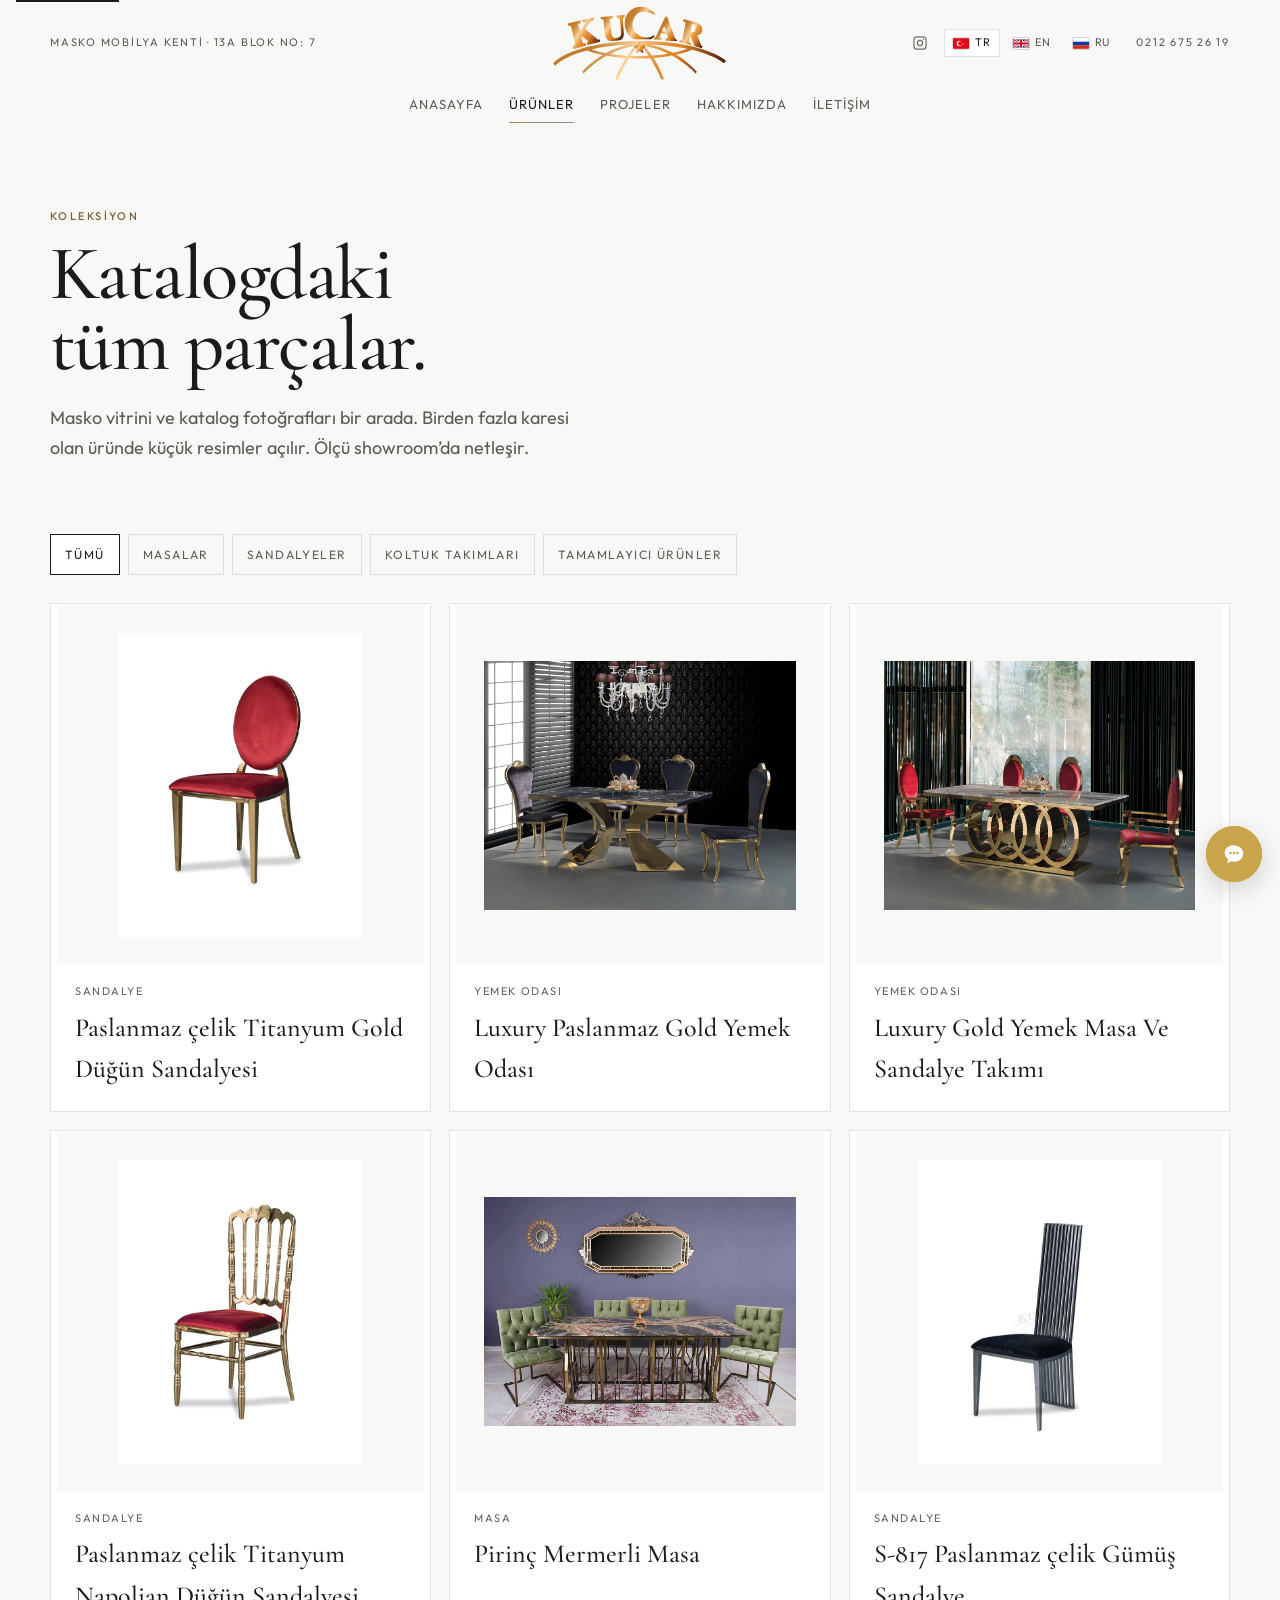
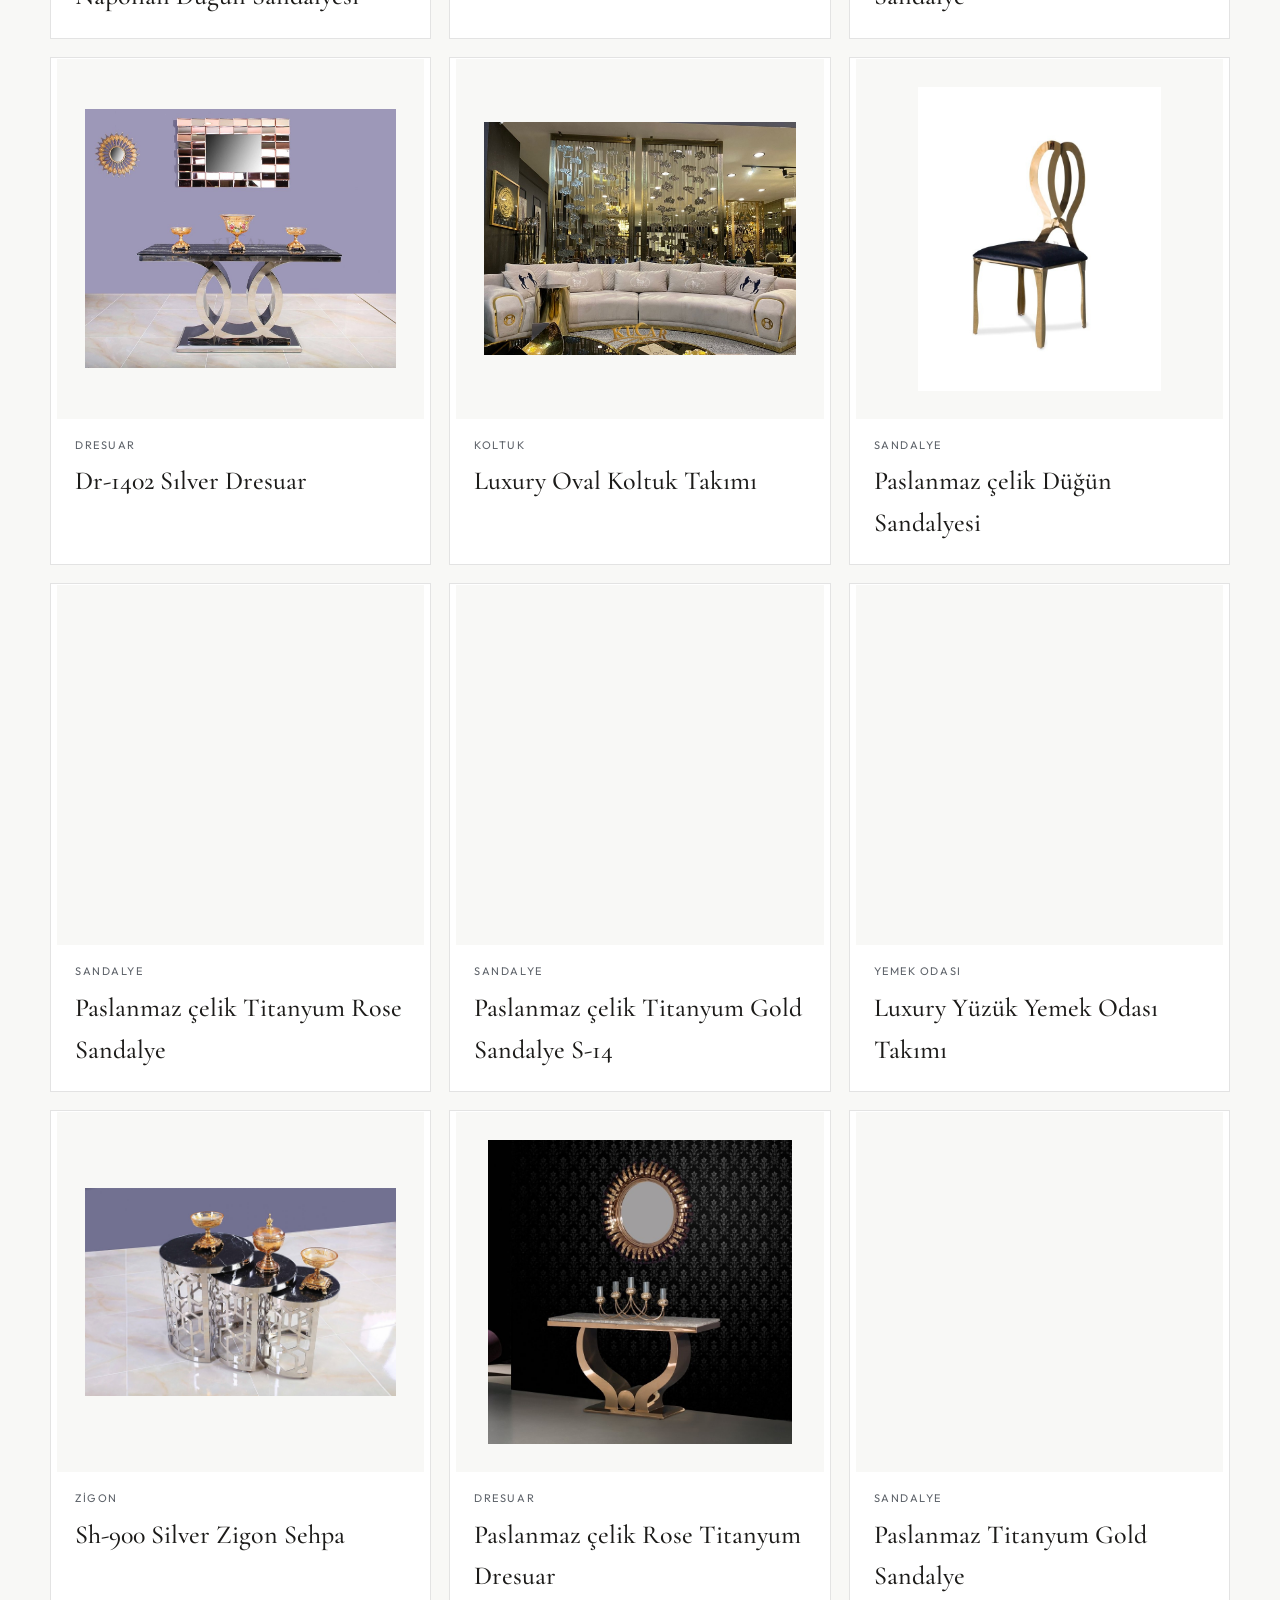
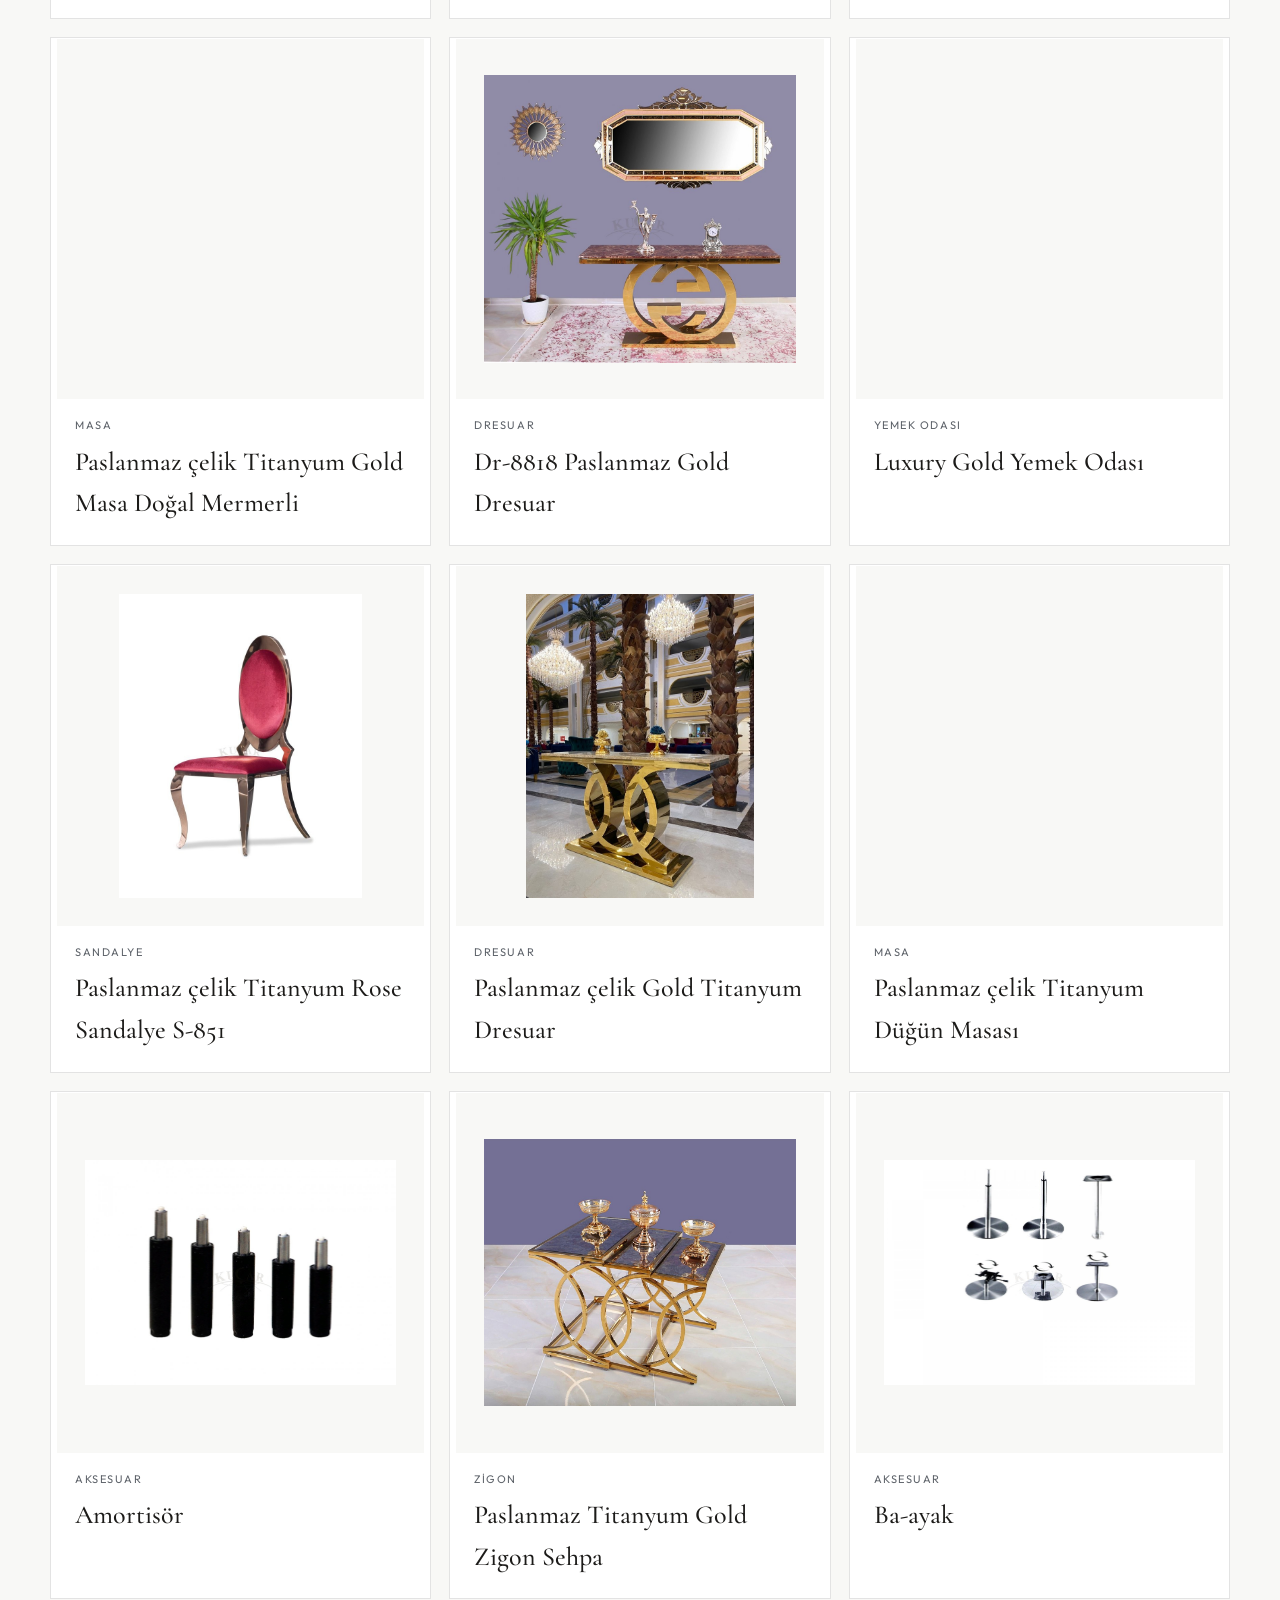
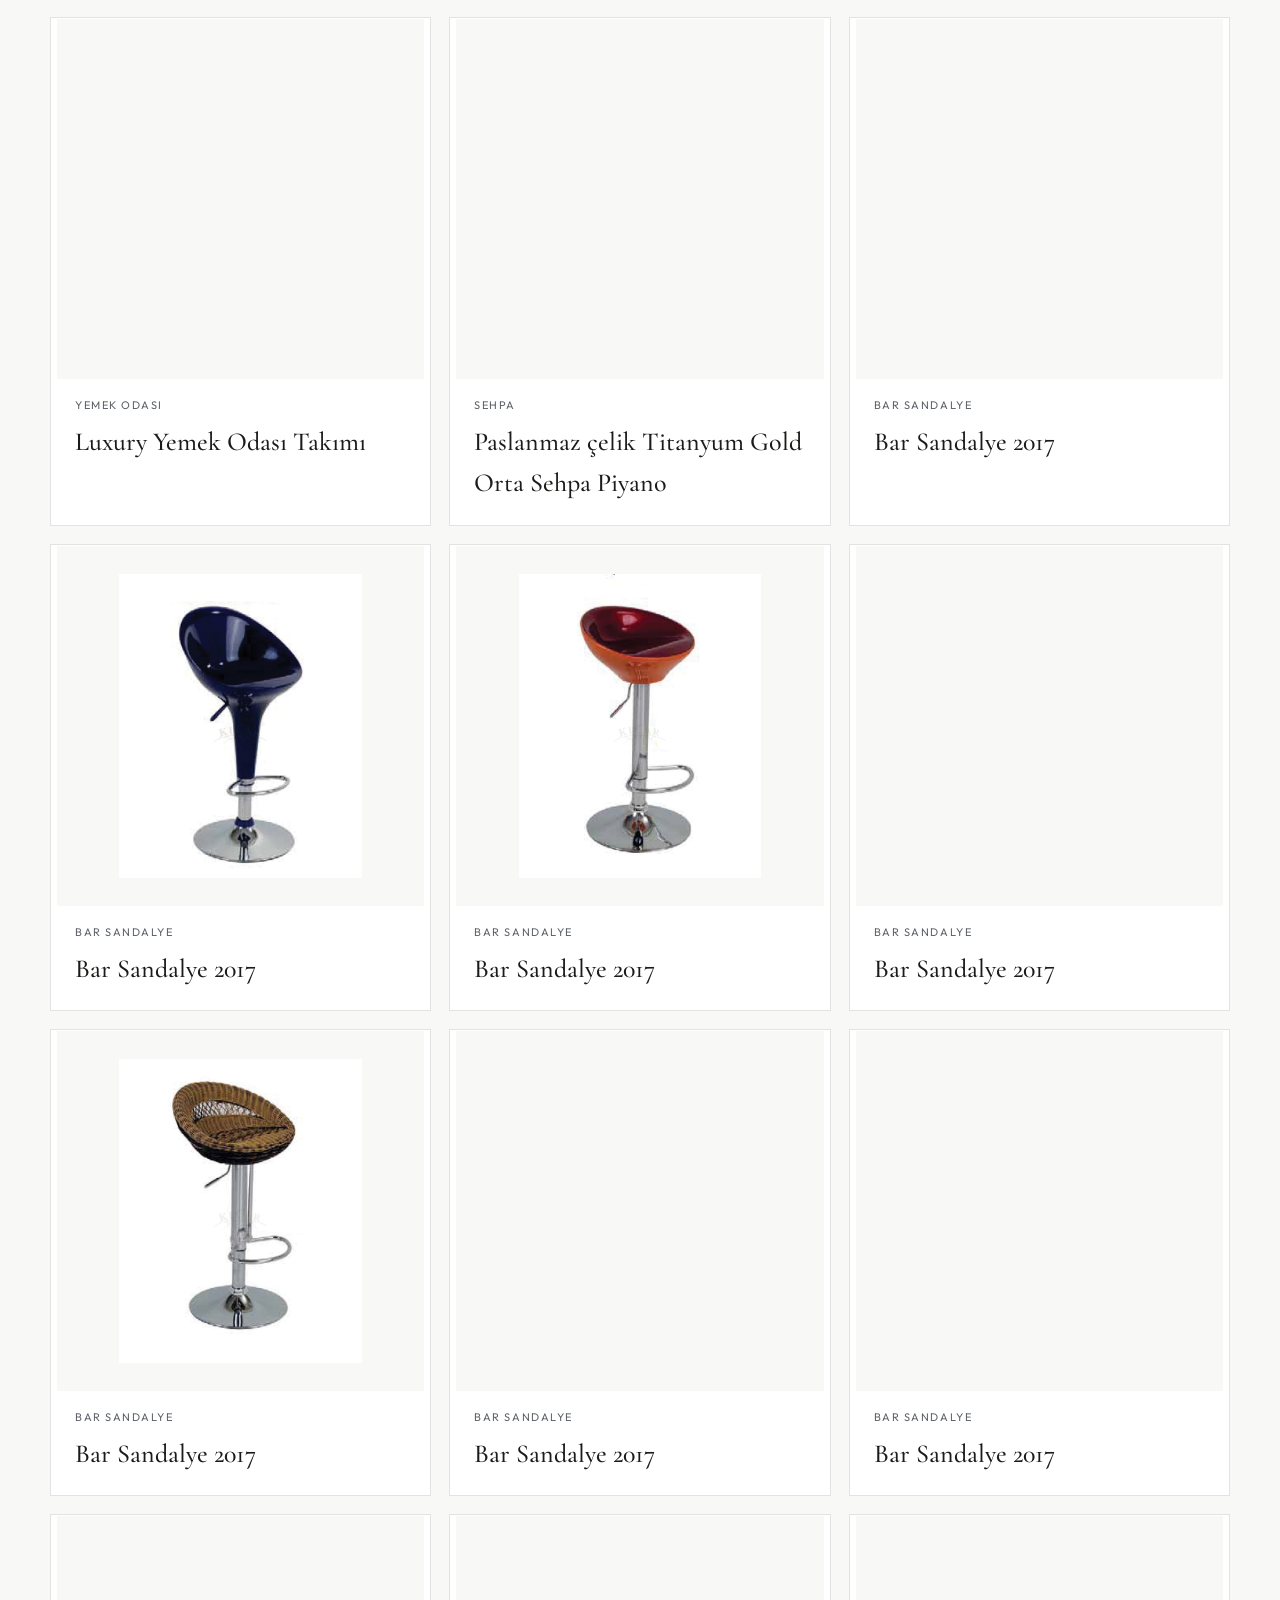
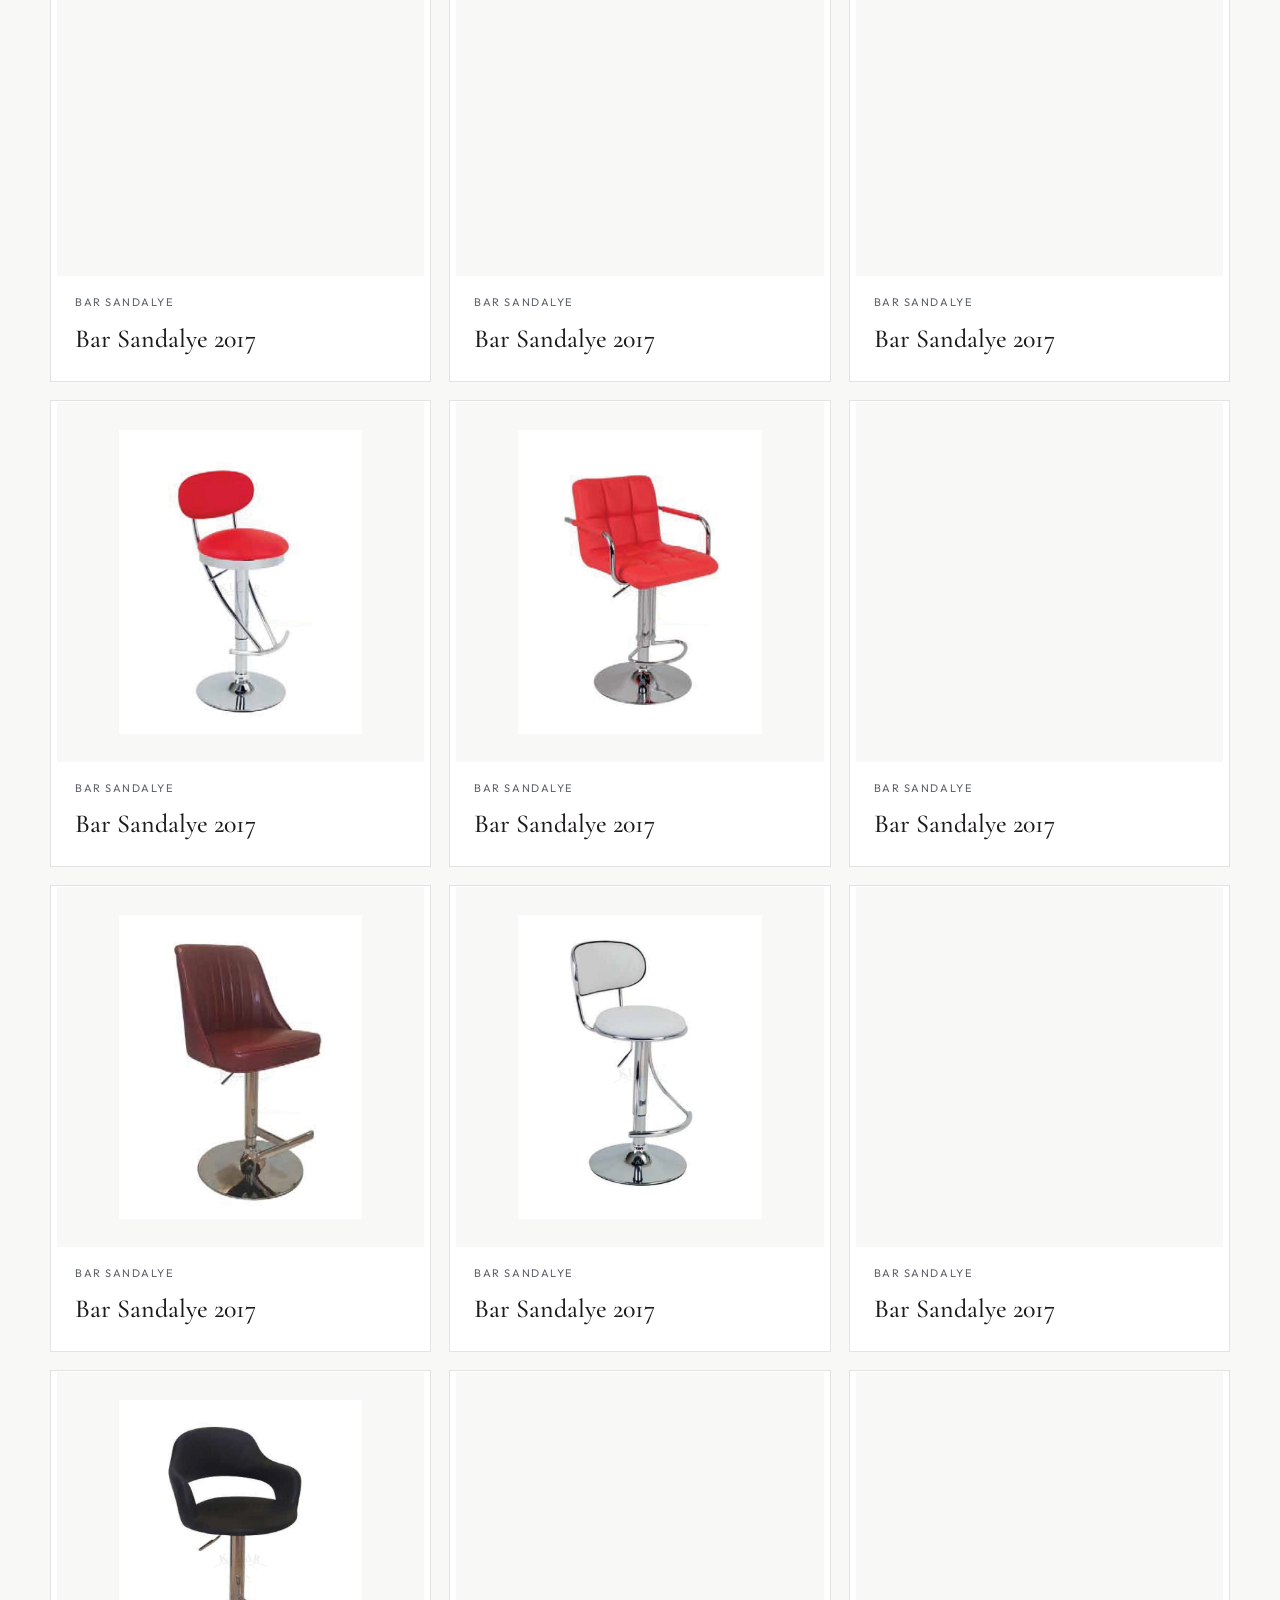
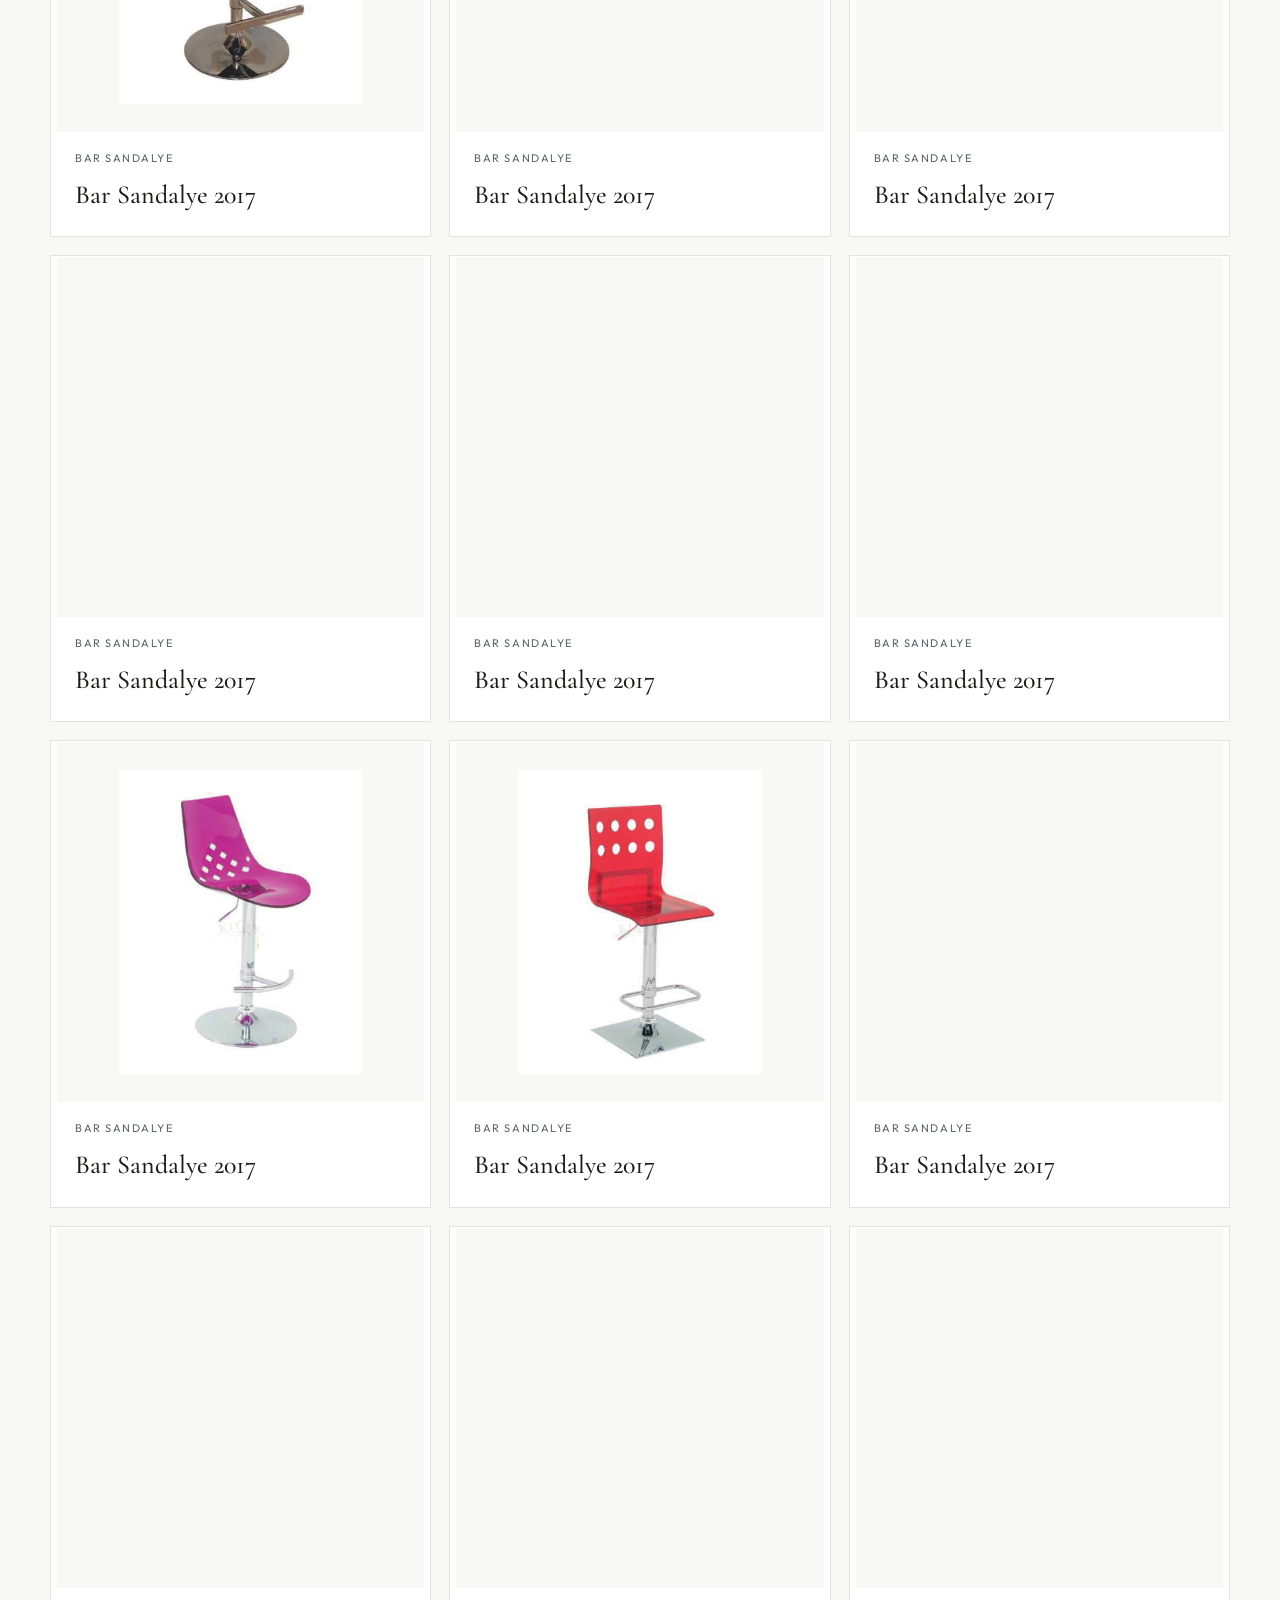
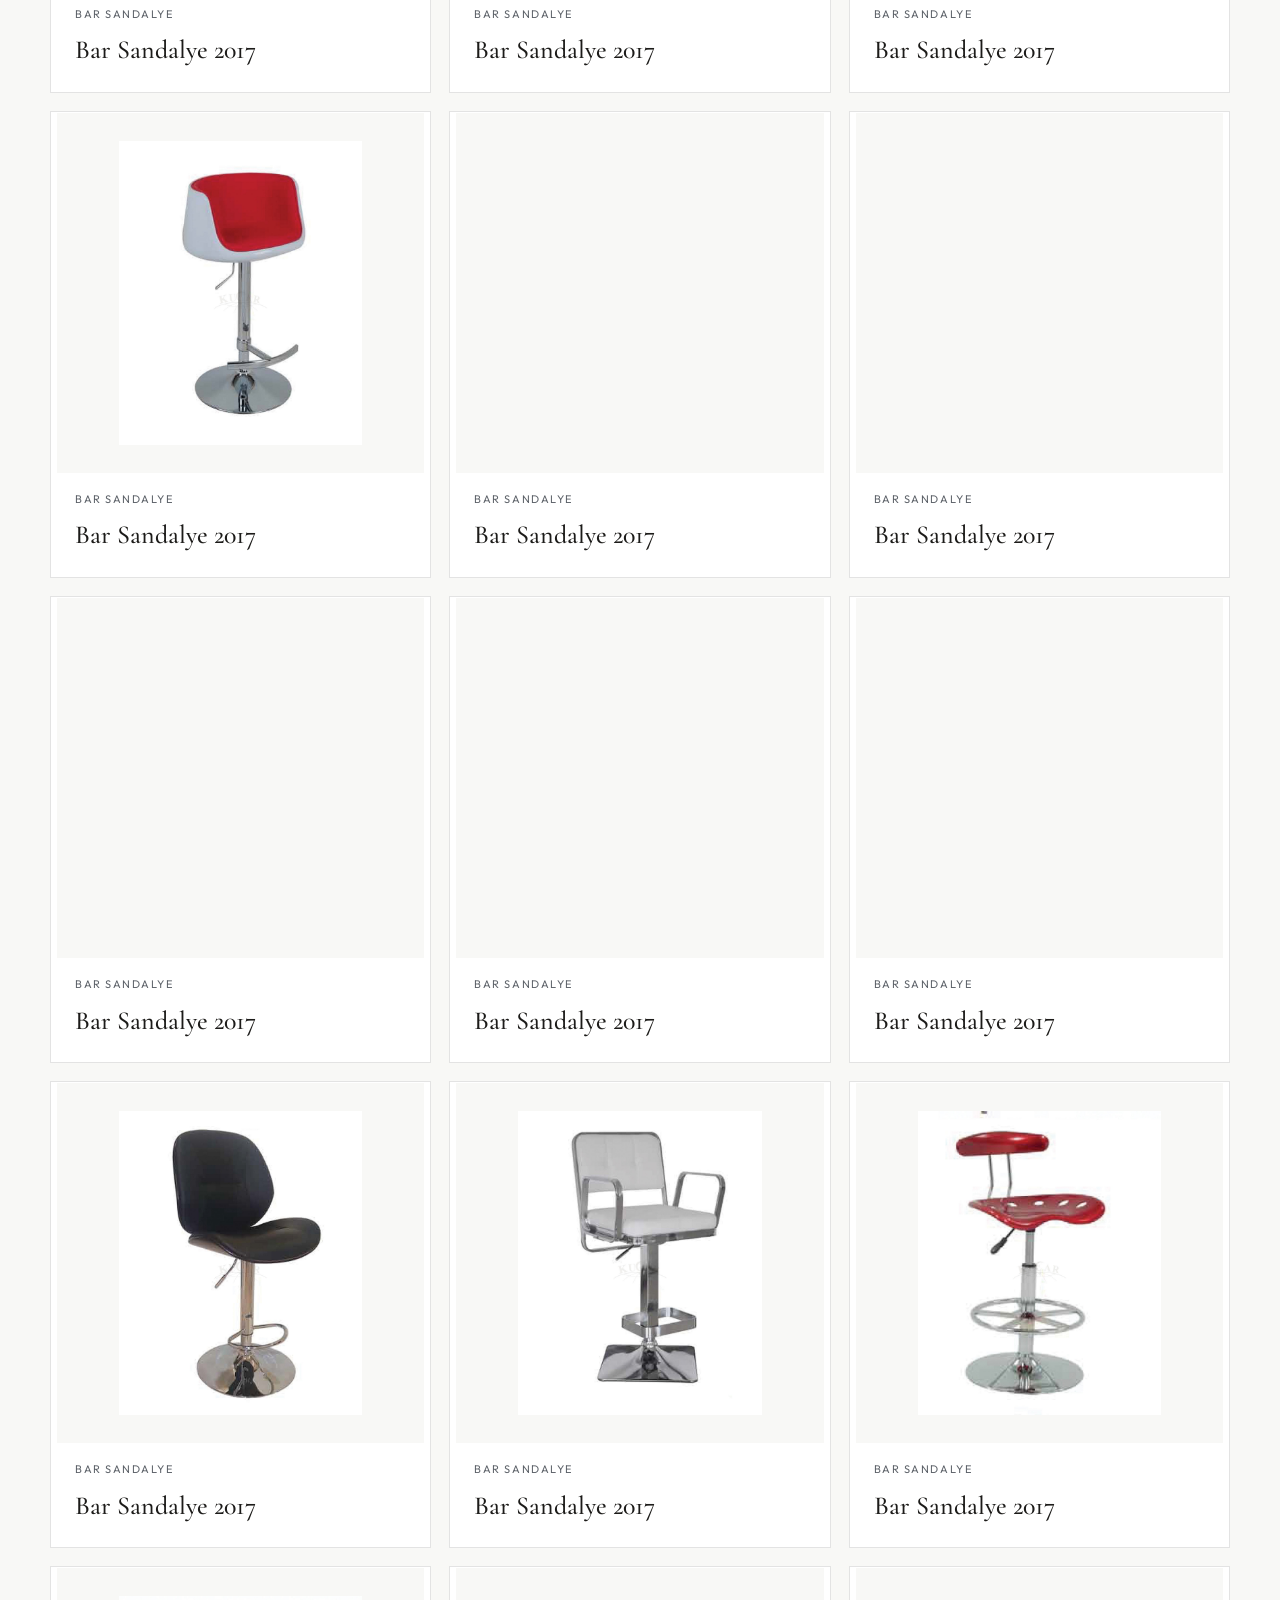
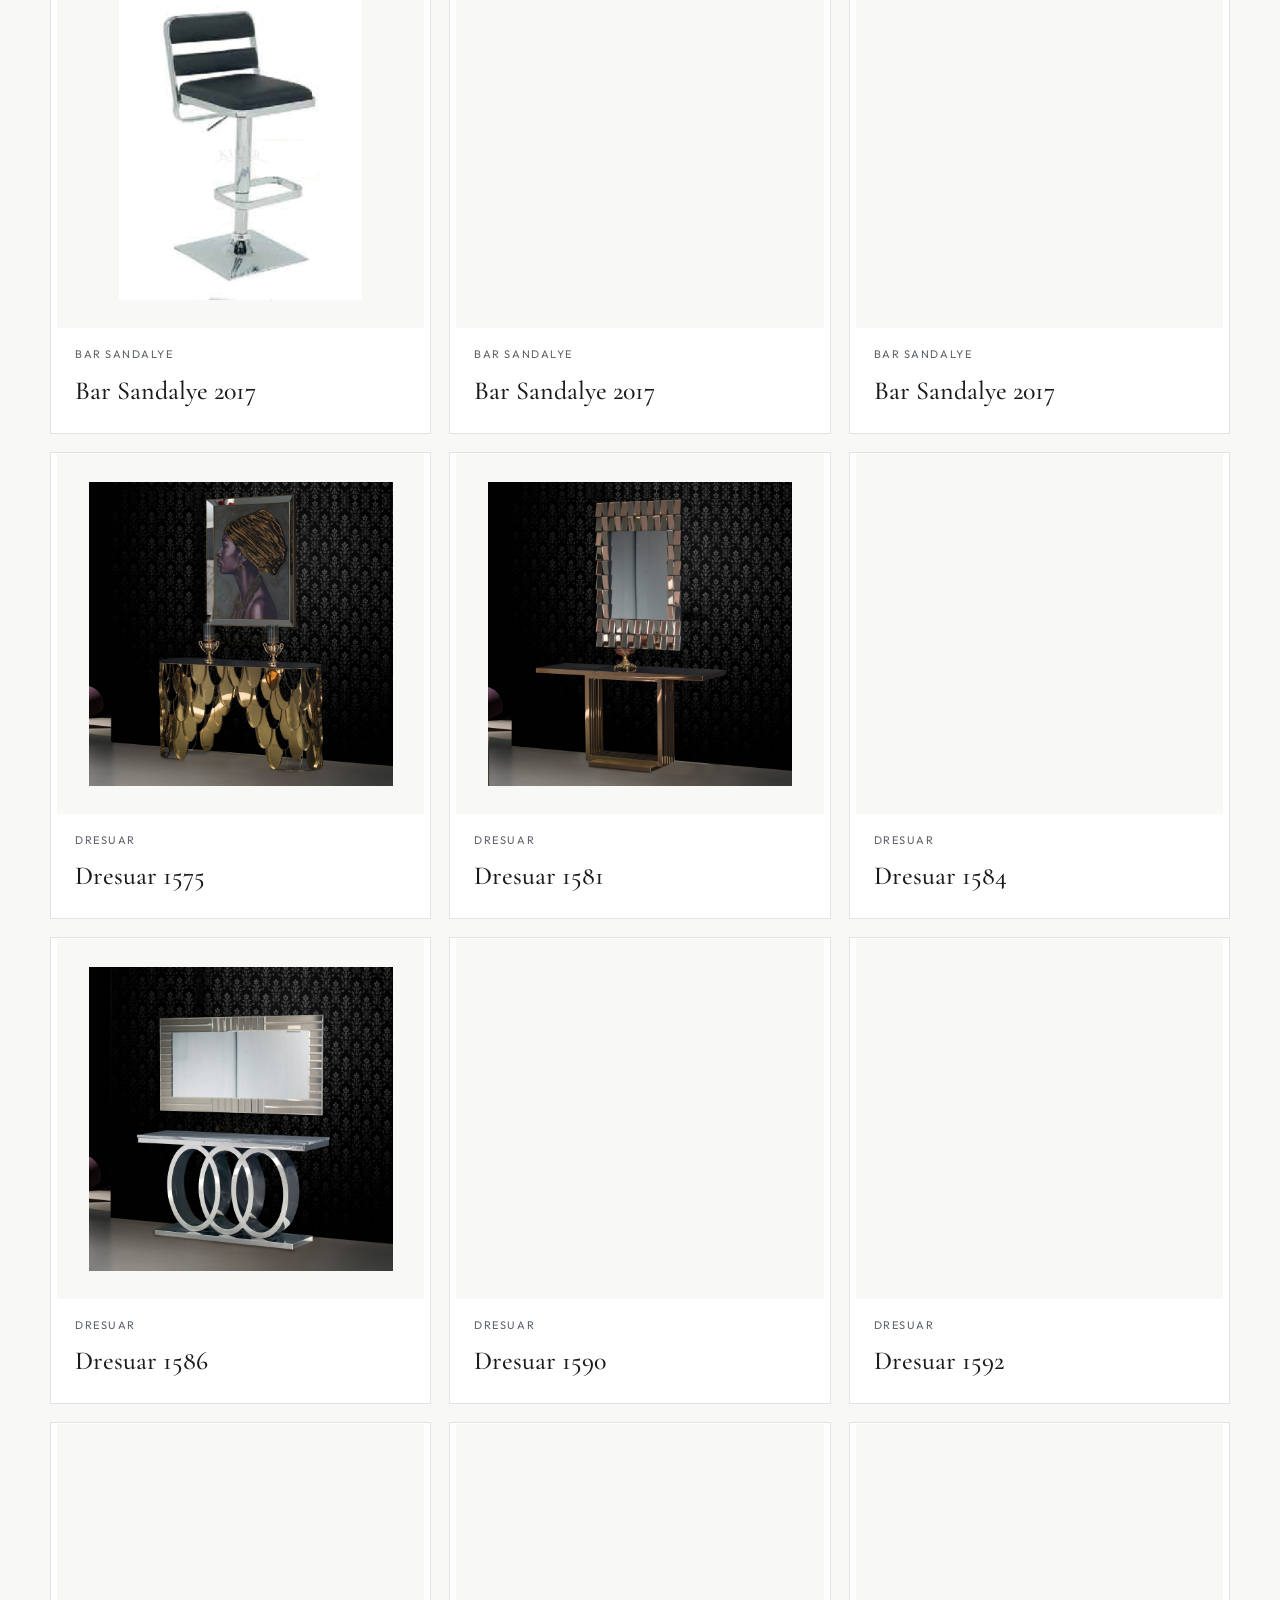
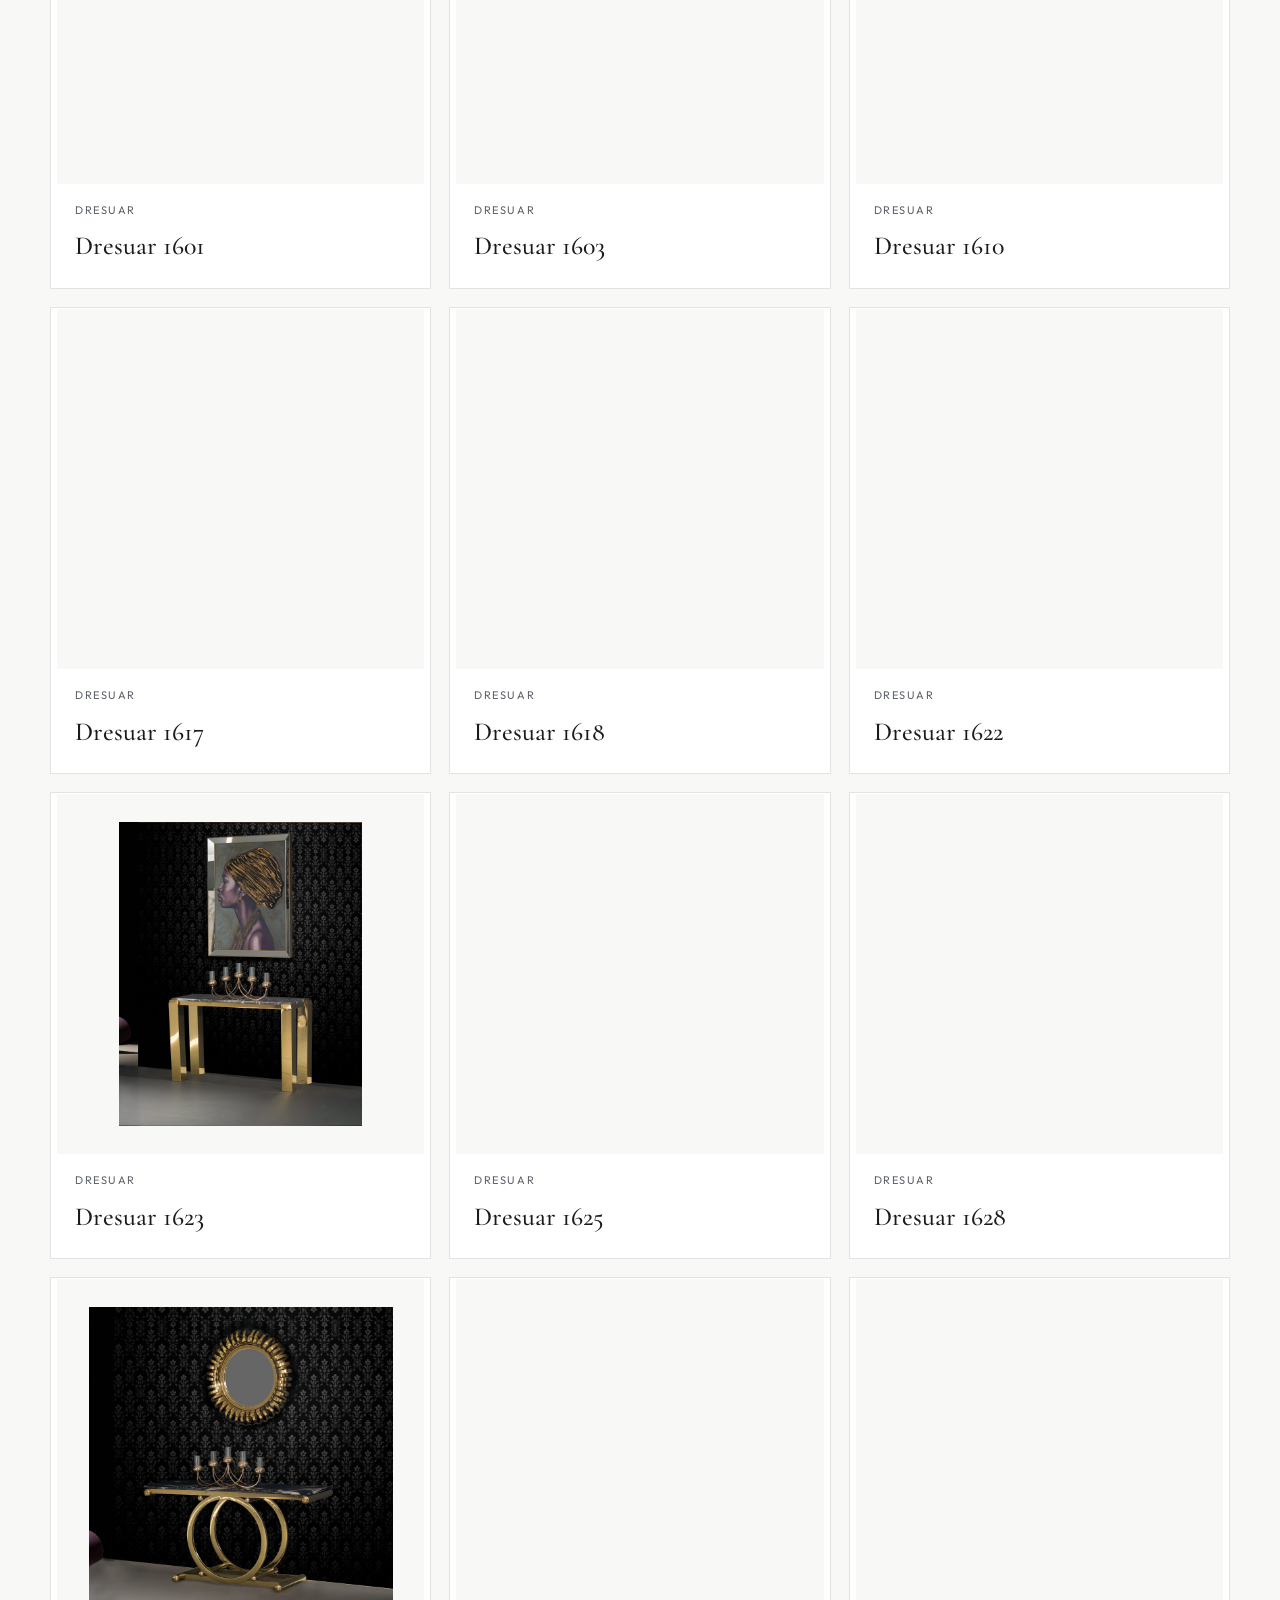
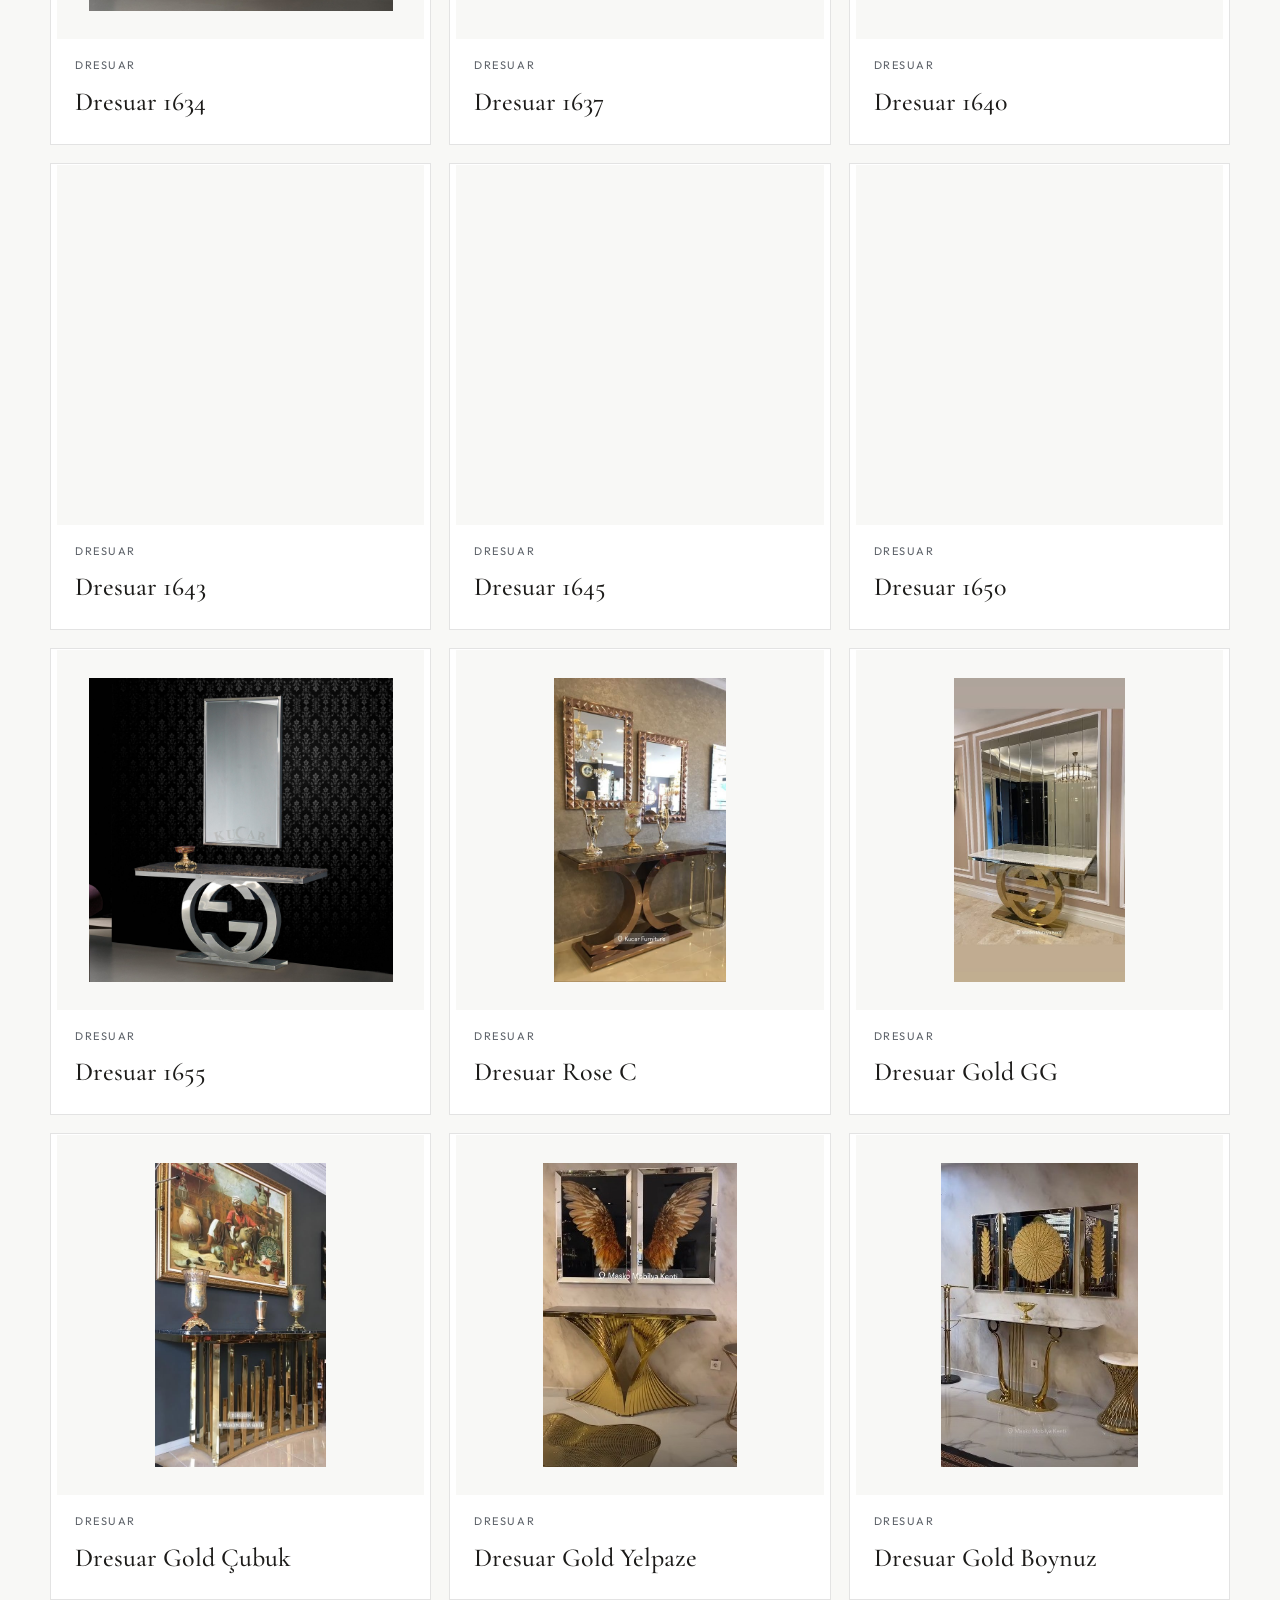
<file: koleksiyonlar.html>
﻿<!DOCTYPE html>
<html lang="tr">
<head>
  <meta charset="utf-8">
  <meta name="viewport" content="width=device-width, initial-scale=1">
  <title>Ürünler | Kuçar Mobilya · Masko İkitelli</title>
  <meta name="description" content="Kuçar koleksiyonu: yemek odası, masa, sandalye, dresuar, sehpa ve koltuk. Gold, gümüş ve rose paslanmaz yüzeyler.">
  <link rel="icon" href="favicon.png" type="image/png">
  <!-- SITE_URL: https://ALANADI.com — alan adınızla değiştirin -->
  <link rel="canonical" href="https://ALANADI.com/koleksiyonlar.html">
  <meta name="theme-color" content="#f8f8f6">
  <meta name="robots" content="index,follow">
  <meta property="og:title" content="Ürünler | Kuçar Mobilya · Masko İkitelli">
  <meta property="og:description" content="Kuçar koleksiyonu: yemek odası, masa, sandalye, dresuar, sehpa ve koltuk. Gold, gümüş ve rose paslanmaz yüzeyler.">
  <meta property="og:type" content="website">
  <meta property="og:url" content="https://ALANADI.com/koleksiyonlar.html">
  <meta property="og:image" content="https://ALANADI.com/img/hero-masa.jpg">
  <meta property="og:locale" content="tr_TR">
  <meta name="twitter:card" content="summary_large_image">
  <meta name="twitter:title" content="Ürünler | Kuçar Mobilya · Masko İkitelli">
  <meta name="twitter:description" content="Kuçar koleksiyonu: yemek odası, masa, sandalye, dresuar, sehpa ve koltuk. Gold, gümüş ve rose paslanmaz yüzeyler.">
  <meta name="twitter:image" content="https://ALANADI.com/img/hero-masa.jpg">
  <script type="application/ld+json">
  {
    "@context": "https://schema.org",
    "@type": "FurnitureStore",
    "name": "Kuçar Mobilya",
    "image": "https://ALANADI.com/img/hero-masa.jpg",
    "url": "https://ALANADI.com/",
    "telephone": ["+902126752619", "+905330922973"],
    "email": "tr-kucar@hotmail.com",
    "address": {
      "@type": "PostalAddress",
      "streetAddress": "Masko Mobilya Kenti 13A Blok No: 7",
      "addressLocality": "İkitelli, Başakşehir",
      "addressRegion": "İstanbul",
      "addressCountry": "TR"
    },
    "sameAs": ["https://www.instagram.com/kucarfurniture/"],
    "openingHours": "Mo-Sa 09:00-19:00, Su 12:00-19:00"
  }
  </script>
  <link rel="preconnect" href="https://fonts.googleapis.com">
  <link rel="preconnect" href="https://fonts.gstatic.com" crossorigin>
  <link href="https://fonts.googleapis.com/css2?family=Cormorant+Garamond:ital,wght@0,500;0,600;1,500&family=Outfit:wght@300;400;500&family=Manrope:wght@300;400;500&display=swap&subset=cyrillic,latin" rel="stylesheet">
  <link rel="stylesheet" href="css/style.css?v=3">
</head>
<body data-page="koleksiyon">
  <a class="skip" href="#icerik" data-i18n="skip">İçeriğe geç</a>
  <header class="site-header" data-header>
    <div class="header-top">
    <div class="topbar">
      <span data-i18n="top.address">Masko Mobilya Kenti · 13A Blok No: 7</span>
      <div class="topbar-end">
        <a class="social-ig" href="https://www.instagram.com/kucarfurniture/" target="_blank" rel="noopener noreferrer" data-i18n="ig.aria" data-i18n-attr="aria-label" aria-label="Instagram’da Kuçar Furniture"><svg class="ig-icon" viewBox="0 0 24 24" width="16" height="16" aria-hidden="true"><path fill="currentColor" d="M7.5 2h9A5.5 5.5 0 0 1 22 7.5v9A5.5 5.5 0 0 1 16.5 22h-9A5.5 5.5 0 0 1 2 16.5v-9A5.5 5.5 0 0 1 7.5 2zm0 1.8A3.7 3.7 0 0 0 3.8 7.5v9a3.7 3.7 0 0 0 3.7 3.7h9a3.7 3.7 0 0 0 3.7-3.7v-9a3.7 3.7 0 0 0-3.7-3.7h-9zm9.75 1.35a1.15 1.15 0 1 1 0 2.3 1.15 1.15 0 0 1 0-2.3zM12 7.2A4.8 4.8 0 1 1 12 16.8 4.8 4.8 0 0 1 12 7.2zm0 1.8a3 3 0 1 0 0 6 3 3 0 0 0 0-6z"/></svg></a>
        <div class="langs" role="group" data-i18n="lang.group" data-i18n-attr="aria-label" aria-label="Dil">
          <button type="button" data-lang="tr" aria-pressed="true"><svg class="flag" viewBox="0 0 30 20" aria-hidden="true"><rect width="30" height="20" fill="#e30a17"/><circle cx="12" cy="10" r="5" fill="#fff"/><circle cx="13.5" cy="10" r="4" fill="#e30a17"/><polygon fill="#fff" points="18.2,10 16.7,10.5 17.3,11.9 18.2,11.1 19.1,11.9 19.7,10.5"/></svg><span>TR</span></button>
          <button type="button" data-lang="en" aria-pressed="false"><svg class="flag" viewBox="0 0 60 30" aria-hidden="true"><rect width="60" height="30" fill="#012169"/><path d="M0 0 L60 30 M60 0 L0 30" stroke="#fff" stroke-width="8"/><path d="M0 0 L60 30 M60 0 L0 30" stroke="#C8102E" stroke-width="4"/><path d="M30 0 V30 M0 15 H60" stroke="#fff" stroke-width="14"/><path d="M30 0 V30 M0 15 H60" stroke="#C8102E" stroke-width="8"/></svg><span>EN</span></button>
          <button type="button" data-lang="ru" aria-pressed="false"><svg class="flag" viewBox="0 0 18 12" aria-hidden="true"><rect width="18" height="4" fill="#fff"/><rect y="4" width="18" height="4" fill="#0039a6"/><rect y="8" width="18" height="4" fill="#d52b1e"/></svg><span>RU</span></button>
        </div>
        <a href="tel:+902126752619">0212 675 26 19</a>
      </div>
    </div>
      <a class="logo" href="index.html">
        <img class="brand" src="img/logo.svg" alt="Kuçar" width="1200" height="505">
      </a>
      <button class="nav-toggle" type="button" data-nav-toggle aria-expanded="false" aria-controls="site-nav" data-i18n="nav.menu" data-i18n-attr="aria-label" aria-label="Menü"><span></span></button>
    </div>
    <div class="nav-bar">
      <nav class="site-nav" id="site-nav" data-nav>
        <a href="index.html" data-nav="home" data-i18n="nav.home">Anasayfa</a>
        <div class="nav-item">
          <a href="koleksiyonlar.html" data-nav="koleksiyon" data-i18n="nav.collection">Ürünler</a>
          <div class="nav-sub">
            <div class="nav-sub-panel">
              <div class="nav-links">
                <a href="koleksiyonlar.html?grup=masalar" data-i18n="nav.tables">Masalar</a>
                <a href="koleksiyonlar.html?grup=sandalyeler" data-i18n="nav.chairs">Sandalyeler</a>
                <a href="koleksiyonlar.html?grup=koltuk" data-i18n="nav.sofas">Koltuk Takımları</a>
                <a href="koleksiyonlar.html?grup=tamamlayici" data-i18n="nav.extras">Tamamlayıcı Ürünler</a>
                <div class="nav-nest">
                  <a href="koleksiyonlar.html?grup=sehpa" data-i18n="nav.sehpa">Sehpa</a>
                  <a href="koleksiyonlar.html?grup=zigon" data-i18n="nav.zigon">Zigon</a>
                  <a href="koleksiyonlar.html?grup=dresuar" data-i18n="nav.dresuar">Dresuar</a>
                  <a href="koleksiyonlar.html?grup=vitrin" data-i18n="nav.vitrine">Vitrin</a>
                  <a href="koleksiyonlar.html?grup=servis" data-i18n="nav.trolley">Servis Arabası</a>
                  <a href="koleksiyonlar.html?grup=ayna" data-i18n="nav.mirror">Ayna</a>
                </div>
              </div>
              <div class="nav-visuals">
                <a class="nav-visual" href="koleksiyonlar.html?grup=masalar">
                  <img src="img/urun/12.jpeg" alt="" width="1200" height="900" loading="lazy" decoding="async">
                  <span class="nav-visual-copy"><small>Luxury Yüzük</small><strong data-i18n="nav.tables">Masalar</strong></span>
                </a>
                <a class="nav-visual" href="koleksiyonlar.html?grup=sandalyeler">
                  <img src="img/urun/11.jpg" alt="" width="720" height="900" loading="lazy" decoding="async">
                  <span class="nav-visual-copy"><small>Titanyum Gold S-14</small><strong data-i18n="nav.chairs">Sandalyeler</strong></span>
                </a>
                <a class="nav-visual" href="koleksiyonlar.html?grup=koltuk">
                  <img src="img/urun/08.jpeg" alt="" width="1200" height="900" loading="lazy" decoding="async">
                  <span class="nav-visual-copy"><small>Luxury Oval</small><strong data-i18n="nav.sofas">Koltuk Takımları</strong></span>
                </a>
                <a class="nav-visual" href="koleksiyonlar.html?grup=tamamlayici">
                  <img src="img/urun/17.jpg" alt="" width="972" height="900" loading="lazy" decoding="async">
                  <span class="nav-visual-copy"><small>Dr-8818</small><strong data-i18n="nav.extras">Tamamlayıcı Ürünler</strong></span>
                </a>
              </div>
            </div>
          </div>
        </div>
        <a href="hizmetler.html" data-nav="hizmet" data-i18n="nav.services">Projeler</a>
        <a href="hakkimizda.html" data-nav="hakkimizda" data-i18n="nav.about">Hakkımızda</a>
        <a href="iletisim.html" data-nav="iletisim" data-i18n="nav.contact">İletişim</a>
      </nav>
    </div>
  </header>
  <main id="icerik">
    <section class="page-hero">
      <div class="wrap">
        <p class="eyebrow" data-i18n="col.k">Koleksiyon</p>
        <h1 data-i18n="col.h">Katalogdaki tüm parçalar.</h1>
        <p class="lede" data-i18n="col.p">Masko vitrini ve katalog fotoğrafları bir arada. Birden fazla karesi olan üründe küçük resimler açılır. Ölçü showroom’da netleşir.</p>
      </div>
    </section>
    <section class="section" style="padding-top:12px">
      <div class="wrap">
        <div class="filters" data-filters>
          <button type="button" data-filter="Tümü" class="is-active" data-i18n="cat.all">Tümü</button>
          <button type="button" data-filter="masalar" data-i18n="nav.tables">Masalar</button>
          <button type="button" data-filter="sandalyeler" data-i18n="nav.chairs">Sandalyeler</button>
          <button type="button" data-filter="koltuk" data-i18n="nav.sofas">Koltuk Takımları</button>
          <button type="button" data-filter="tamamlayici" data-i18n="nav.extras">Tamamlayıcı Ürünler</button>
        </div>
        <div class="filters filters-sub" data-filters-sub>
          <button type="button" data-filter="sehpa" data-i18n="nav.sehpa">Sehpa</button>
          <button type="button" data-filter="zigon" data-i18n="nav.zigon">Zigon</button>
          <button type="button" data-filter="dresuar" data-i18n="nav.dresuar">Dresuar</button>
          <button type="button" data-filter="vitrin" data-i18n="nav.vitrine">Vitrin</button>
          <button type="button" data-filter="servis" data-i18n="nav.trolley">Servis Arabası</button>
          <button type="button" data-filter="ayna" data-i18n="nav.mirror">Ayna</button>
        </div>
        <div class="catalog" data-catalog></div>
        <noscript>
          <p class="noscript-note">Ürünleri görmek için JavaScript gerekir. <a href="tel:+902126752619">0212 675 26 19</a> · <a href="https://wa.me/905330922973">WhatsApp</a></p>
        </noscript>
      </div>
    </section>
  </main>
  <dialog data-dialog>
    <button class="dialog-close" type="button" data-close-dialog data-i18n="nav.close" data-i18n-attr="aria-label" aria-label="Kapat"><svg viewBox="0 0 24 24" width="18" height="18" aria-hidden="true"><path d="M6 6 L18 18 M18 6 L6 18" fill="none" stroke="currentColor" stroke-width="1.6" stroke-linecap="round"/></svg></button>
    <figure class="dialog-stage">
      <img data-dialog-photo alt="">
      <button class="dialog-nav dialog-nav-prev" type="button" data-dialog-prev data-i18n="dialog.prev" data-i18n-attr="aria-label" aria-label="Önceki" hidden>
        <svg viewBox="0 0 24 24" width="22" height="22" aria-hidden="true"><path d="M15 6 9 12l6 6" fill="none" stroke="currentColor" stroke-width="1.7" stroke-linecap="round" stroke-linejoin="round"/></svg>
      </button>
      <button class="dialog-nav dialog-nav-next" type="button" data-dialog-next data-i18n="dialog.next" data-i18n-attr="aria-label" aria-label="Sonraki" hidden>
        <svg viewBox="0 0 24 24" width="22" height="22" aria-hidden="true"><path d="m9 6 6 6-6 6" fill="none" stroke="currentColor" stroke-width="1.7" stroke-linecap="round" stroke-linejoin="round"/></svg>
      </button>
    </figure>
    <div class="dialog-panel">
      <div class="dialog-thumbs" data-dialog-thumbs></div>
      <div class="dialog-copy">
        <p class="eyebrow">Kuçar</p>
        <h3 data-dialog-title></h3>
        <p data-dialog-text></p>
      </div>
      <div class="dialog-actions">
        <a class="btn" href="https://wa.me/905330922973" target="_blank" rel="noopener">WhatsApp</a>
      </div>
    </div>
  </dialog>
  <footer class="site-footer">
    <div class="wrap footer-grid">
      <div class="footer-brand">
        <img class="brand" src="img/logo.svg" alt="Kuçar" width="1200" height="505">
        <p data-i18n="foot.blurb">Paslanmaz çelik masa ve sandalye. Masko, İstanbul.</p>
      </div>
      <div>
        <p class="footer-heading" data-i18n="foot.col">Koleksiyon</p>
        <ul>
          <li><a href="koleksiyonlar.html?grup=masalar" data-i18n="cat.dining.s">Yemek odası</a></li>
          <li><a href="koleksiyonlar.html?grup=sandalyeler" data-i18n="cat.chair">Sandalye</a></li>
          <li><a href="koleksiyonlar.html?grup=masalar" data-i18n="cat.table">Masa</a></li>
          <li><a href="koleksiyonlar.html?grup=dresuar" data-i18n="cat.console">Dresuar</a></li>
          <li><a href="koleksiyonlar.html?grup=sehpa" data-i18n="cat.low">Sehpa</a></li>
        </ul>
      </div>
      <div>
        <p class="footer-heading" data-i18n="foot.co">Kurumsal</p>
        <ul>
          <li><a href="hakkimizda.html" data-i18n="nav.about">Hakkımızda</a></li>
          <li><a href="hizmetler.html" data-i18n="nav.services">Projeler</a></li>
          <li><a href="iletisim.html" data-i18n="nav.contact">İletişim</a></li>
          <li><a href="kvkk.html" data-i18n="foot.kvkk">KVKK / Gizlilik</a></li>
        </ul>
      </div>
      <div>
        <p class="footer-heading" data-i18n="foot.show">Showroom</p>
        <p data-i18n="foot.addr" data-i18n-html>Masko Mobilya Kenti 13A Blok No: 7<br>İkitelli, Başakşehir / İstanbul</p>
        <p><a href="tel:+902126752619">0212 675 26 19</a><br><a href="tel:+905330922973">0533 092 29 73</a></p>
        <p class="hours"><span data-i18n="hours.label">Çalışma saatleri</span>: <span data-i18n="hours.value">Pazartesi-Cumartesi 09:00-19:00 | Pazar 12:00-19:00</span></p>
        <p><a class="social-ig" href="https://www.instagram.com/kucarfurniture/" target="_blank" rel="noopener noreferrer" data-i18n="ig.aria" data-i18n-attr="aria-label" aria-label="Instagram’da Kuçar Furniture"><svg class="ig-icon" viewBox="0 0 24 24" width="16" height="16" aria-hidden="true"><path fill="currentColor" d="M7.5 2h9A5.5 5.5 0 0 1 22 7.5v9A5.5 5.5 0 0 1 16.5 22h-9A5.5 5.5 0 0 1 2 16.5v-9A5.5 5.5 0 0 1 7.5 2zm0 1.8A3.7 3.7 0 0 0 3.8 7.5v9a3.7 3.7 0 0 0 3.7 3.7h9a3.7 3.7 0 0 0 3.7-3.7v-9a3.7 3.7 0 0 0-3.7-3.7h-9zm9.75 1.35a1.15 1.15 0 1 1 0 2.3 1.15 1.15 0 0 1 0-2.3zM12 7.2A4.8 4.8 0 1 1 12 16.8 4.8 4.8 0 0 1 12 7.2zm0 1.8a3 3 0 1 0 0 6 3 3 0 0 0 0-6z"/></svg></a></p>
      </div>
    </div>
    <div class="wrap legal">
      <span>© <span data-year-num>2026</span> Kuçar Mobilya San. ve Tic. Ltd. Şti.</span>
      <span data-i18n="foot.place">İkitelli, Başakşehir</span>
    </div>
    <p class="design-by"><a href="https://www.linkedin.com/in/mervenur-g%C3%B6mbeci-4741422a5" target="_blank" rel="noopener noreferrer">Design by Mervenur Gömbeci</a></p>
  </footer>
  <button class="to-top" type="button" data-to-top data-i18n="toTop" data-i18n-attr="aria-label" aria-label="Yukarı çık"><svg viewBox="0 0 24 24" width="18" height="18" aria-hidden="true"><path d="M6 14.5 12 8.5 18 14.5" fill="none" stroke="currentColor" stroke-width="1.6" stroke-linecap="round" stroke-linejoin="round"/></svg></button>
  <div class="fab" data-fab>
    <div class="fab-actions" id="fab-actions" data-fab-actions>
      <a class="fab-item" href="tel:+902126752619">
        <span class="fab-label" data-i18n="fab.phone">Telefon</span>
        <span class="fab-icon" aria-hidden="true">
          <svg width="20" height="20" viewBox="0 0 24 24" fill="none" stroke="currentColor" stroke-width="1.8" stroke-linecap="round" stroke-linejoin="round"><path d="M22 16.9v3a2 2 0 0 1-2.2 2 19.8 19.8 0 0 1-8.6-3.1 19.5 19.5 0 0 1-6-6 19.8 19.8 0 0 1-3.1-8.7A2 2 0 0 1 4.1 2h3a2 2 0 0 1 2 1.7c.1.9.3 1.8.6 2.6a2 2 0 0 1-.5 2.1L8.1 9.9a16 16 0 0 0 6 6l1.5-1.1a2 2 0 0 1 2.1-.4c.8.3 1.7.5 2.6.6a2 2 0 0 1 1.7 2z"/></svg>
        </span>
      </a>
      <a class="fab-item" href="https://www.google.com/maps/dir/?api=1&destination=Masko+Mobilya+Kenti+13A+Blok+No:+7,+%C4%B0kitelli,+Ba%C5%9Fak%C5%9Fehir,+%C4%B0stanbul" target="_blank" rel="noopener">
        <span class="fab-label" data-i18n="fab.directions">Yol Tarifi</span>
        <span class="fab-icon" aria-hidden="true">
          <svg width="20" height="20" viewBox="0 0 24 24" fill="none" stroke="currentColor" stroke-width="1.8" stroke-linecap="round" stroke-linejoin="round"><path d="M12 22s7-5.4 7-12a7 7 0 1 0-14 0c0 6.6 7 12 7 12z"/><circle cx="12" cy="10" r="2.5"/></svg>
        </span>
      </a>
      <a class="fab-item" href="https://wa.me/905330922973" target="_blank" rel="noopener">
        <span class="fab-label" data-i18n="fab.whatsapp">WhatsApp</span>
        <span class="fab-icon" aria-hidden="true">
          <svg width="22" height="22" viewBox="0 0 24 24" fill="currentColor"><path d="M20 11.5A8.5 8.5 0 0 1 7.6 18.7L4 20l1.4-3.5A8.5 8.5 0 1 1 20 11.5zm-8.5 7a7 7 0 1 0-6.3-3.9l.2.4-.8 2.1 2.2-.8.4.2a7 7 0 0 0 4.3 1.4zm3.8-5.2c-.2-.1-1.2-.6-1.4-.7-.2-.1-.3-.1-.5.1l-.6.7c-.1.2-.3.2-.5.1a5.7 5.7 0 0 1-1.7-1 6.3 6.3 0 0 1-1.2-1.5c-.1-.2 0-.3.1-.5l.4-.5.2-.3c.1-.2 0-.3 0-.5l-.7-1.6c-.2-.4-.3-.4-.5-.4h-.4c-.2 0-.5.1-.7.3-.2.3-.9.9-.9 2.1s.9 2.4 1 2.6c.1.2 1.8 2.8 4.4 3.8 1.6.6 1.9.5 2.3.5.4 0 1.2-.5 1.4-1 .2-.5.2-.9.1-1 0-.1-.2-.1-.4-.2z"/></svg>
        </span>
      </a>
    </div>
    <button class="fab-toggle" type="button" data-fab-toggle aria-expanded="false" aria-controls="fab-actions" data-i18n="fab.toggle" data-i18n-attr="aria-label" aria-label="İletişim">
      <svg width="28" height="28" viewBox="0 0 24 24" aria-hidden="true"><path fill="#fff" d="M12 4.2c-4.4 0-8 3.1-8 6.9 0 2.2 1.2 4.1 3.1 5.4L6.2 20.2l3.7-1.9c.7.2 1.4.3 2.1.3 4.4 0 8-3.1 8-6.9s-3.6-6.9-8-6.9z"/><circle cx="9" cy="11.1" r="1.05" fill="#c9a44a"/><circle cx="12" cy="11.1" r="1.05" fill="#c9a44a"/><circle cx="15" cy="11.1" r="1.05" fill="#c9a44a"/></svg>
    </button>
  </div>
  <script src="js/catalog.js" defer></script>
  <script src="js/catalog-extra.js" defer></script>
  <script src="js/i18n.js?v=2" defer></script>
  <script src="js/main.js" defer></script>
</body>
</html>
</file>
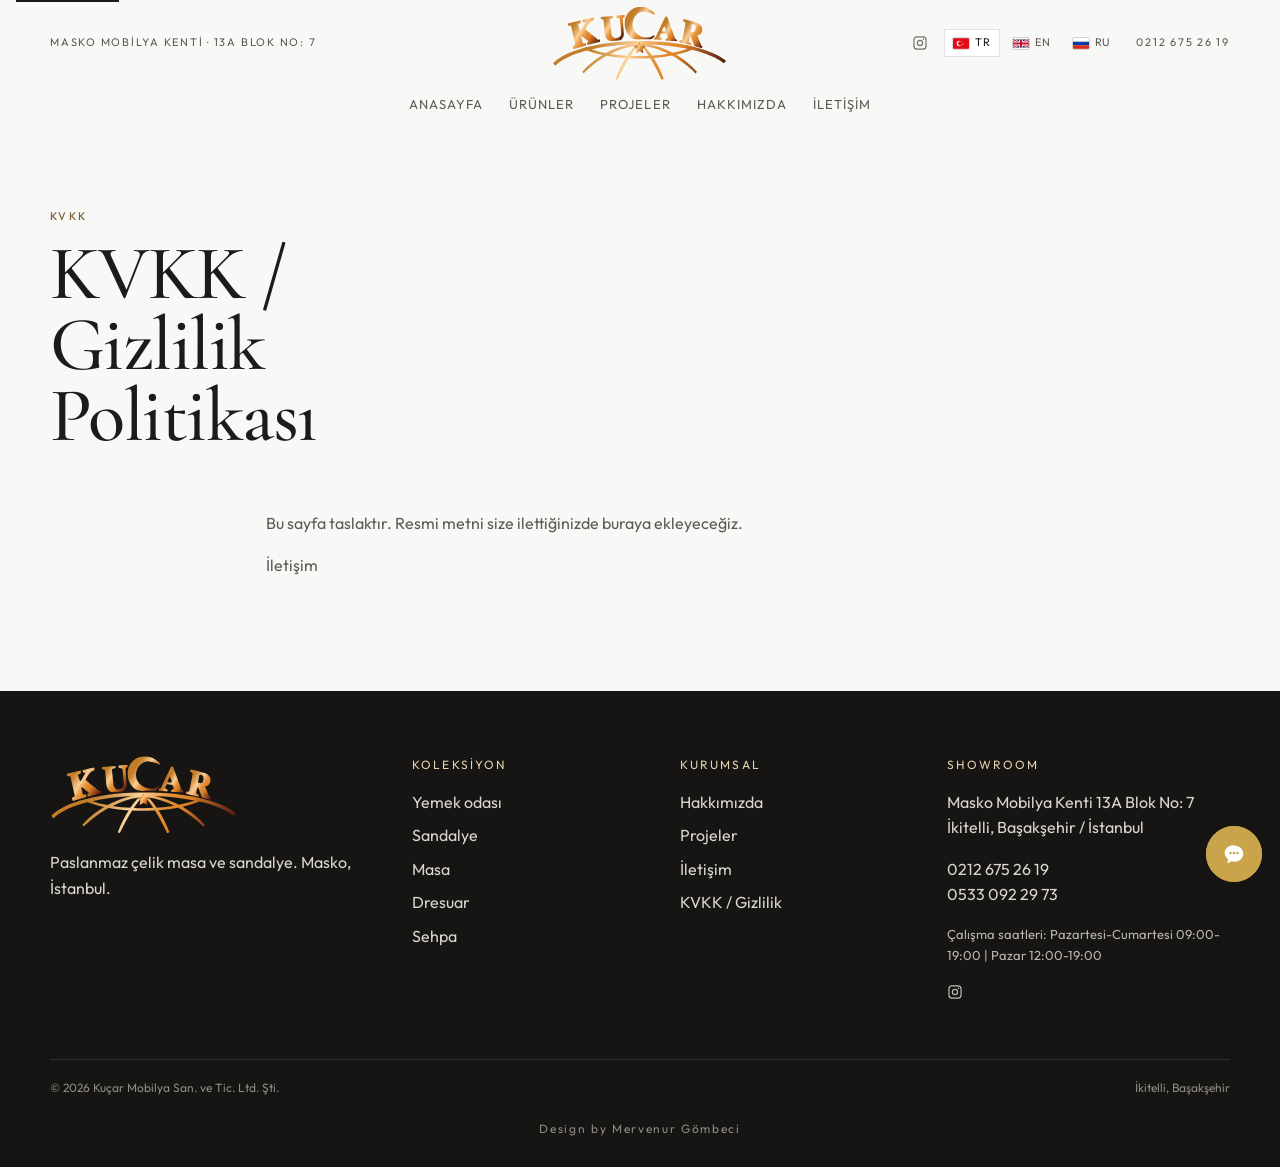
<file: kvkk.html>
﻿<!DOCTYPE html>
<html lang="tr">
<head>
  <meta charset="utf-8">
  <meta name="viewport" content="width=device-width, initial-scale=1">
  <title>KVKK / Gizlilik | Kuçar Mobilya</title>
  <meta name="description" content="Kuçar Mobilya KVKK ve gizlilik politikası taslağı.">
  <link rel="icon" href="favicon.png" type="image/png">
  <!-- SITE_URL: https://ALANADI.com — alan adınızla değiştirin -->
  <link rel="canonical" href="https://ALANADI.com/kvkk.html">
  <meta name="theme-color" content="#f8f8f6">
  <meta name="robots" content="index,follow">
  <meta property="og:title" content="KVKK / Gizlilik | Kuçar Mobilya">
  <meta property="og:description" content="Kuçar Mobilya KVKK ve gizlilik politikası taslağı.">
  <meta property="og:type" content="website">
  <meta property="og:url" content="https://ALANADI.com/kvkk.html">
  <meta property="og:image" content="https://ALANADI.com/img/hero-masa.jpg">
  <meta property="og:locale" content="tr_TR">
  <meta name="twitter:card" content="summary_large_image">
  <meta name="twitter:title" content="KVKK / Gizlilik | Kuçar Mobilya">
  <meta name="twitter:description" content="Kuçar Mobilya KVKK ve gizlilik politikası taslağı.">
  <meta name="twitter:image" content="https://ALANADI.com/img/hero-masa.jpg">
  <script type="application/ld+json">
  {
    "@context": "https://schema.org",
    "@type": "FurnitureStore",
    "name": "Kuçar Mobilya",
    "image": "https://ALANADI.com/img/hero-masa.jpg",
    "url": "https://ALANADI.com/",
    "telephone": ["+902126752619", "+905330922973"],
    "email": "tr-kucar@hotmail.com",
    "address": {
      "@type": "PostalAddress",
      "streetAddress": "Masko Mobilya Kenti 13A Blok No: 7",
      "addressLocality": "İkitelli, Başakşehir",
      "addressRegion": "İstanbul",
      "addressCountry": "TR"
    },
    "sameAs": ["https://www.instagram.com/kucarfurniture/"],
    "openingHours": "Mo-Sa 09:00-19:00, Su 12:00-19:00"
  }
  </script>
  <link rel="preconnect" href="https://fonts.googleapis.com">
  <link rel="preconnect" href="https://fonts.gstatic.com" crossorigin>
  <link href="https://fonts.googleapis.com/css2?family=Cormorant+Garamond:ital,wght@0,500;0,600;1,500&family=Outfit:wght@300;400;500&family=Manrope:wght@300;400;500&display=swap&subset=cyrillic,latin" rel="stylesheet">
  <link rel="stylesheet" href="css/style.css?v=3">
</head>
<body data-page="kvkk">
  <a class="skip" href="#icerik" data-i18n="skip">İçeriğe geç</a>
  <header class="site-header" data-header>
    <div class="header-top">
    <div class="topbar">
      <span data-i18n="top.address">Masko Mobilya Kenti · 13A Blok No: 7</span>
      <div class="topbar-end">
        <a class="social-ig" href="https://www.instagram.com/kucarfurniture/" target="_blank" rel="noopener noreferrer" data-i18n="ig.aria" data-i18n-attr="aria-label" aria-label="Instagram’da Kuçar Furniture"><svg class="ig-icon" viewBox="0 0 24 24" width="16" height="16" aria-hidden="true"><path fill="currentColor" d="M7.5 2h9A5.5 5.5 0 0 1 22 7.5v9A5.5 5.5 0 0 1 16.5 22h-9A5.5 5.5 0 0 1 2 16.5v-9A5.5 5.5 0 0 1 7.5 2zm0 1.8A3.7 3.7 0 0 0 3.8 7.5v9a3.7 3.7 0 0 0 3.7 3.7h9a3.7 3.7 0 0 0 3.7-3.7v-9a3.7 3.7 0 0 0-3.7-3.7h-9zm9.75 1.35a1.15 1.15 0 1 1 0 2.3 1.15 1.15 0 0 1 0-2.3zM12 7.2A4.8 4.8 0 1 1 12 16.8 4.8 4.8 0 0 1 12 7.2zm0 1.8a3 3 0 1 0 0 6 3 3 0 0 0 0-6z"/></svg></a>
        <div class="langs" role="group" data-i18n="lang.group" data-i18n-attr="aria-label" aria-label="Dil">
          <button type="button" data-lang="tr" aria-pressed="true"><svg class="flag" viewBox="0 0 30 20" aria-hidden="true"><rect width="30" height="20" fill="#e30a17"/><circle cx="12" cy="10" r="5" fill="#fff"/><circle cx="13.5" cy="10" r="4" fill="#e30a17"/><polygon fill="#fff" points="18.2,10 16.7,10.5 17.3,11.9 18.2,11.1 19.1,11.9 19.7,10.5"/></svg><span>TR</span></button>
          <button type="button" data-lang="en" aria-pressed="false"><svg class="flag" viewBox="0 0 60 30" aria-hidden="true"><rect width="60" height="30" fill="#012169"/><path d="M0 0 L60 30 M60 0 L0 30" stroke="#fff" stroke-width="8"/><path d="M0 0 L60 30 M60 0 L0 30" stroke="#C8102E" stroke-width="4"/><path d="M30 0 V30 M0 15 H60" stroke="#fff" stroke-width="14"/><path d="M30 0 V30 M0 15 H60" stroke="#C8102E" stroke-width="8"/></svg><span>EN</span></button>
          <button type="button" data-lang="ru" aria-pressed="false"><svg class="flag" viewBox="0 0 18 12" aria-hidden="true"><rect width="18" height="4" fill="#fff"/><rect y="4" width="18" height="4" fill="#0039a6"/><rect y="8" width="18" height="4" fill="#d52b1e"/></svg><span>RU</span></button>
        </div>
        <a href="tel:+902126752619">0212 675 26 19</a>
      </div>
    </div>
      <a class="logo" href="index.html">
        <img class="brand" src="img/logo.svg" alt="Kuçar" width="1200" height="505">
      </a>
      <button class="nav-toggle" type="button" data-nav-toggle aria-expanded="false" aria-controls="site-nav" data-i18n="nav.menu" data-i18n-attr="aria-label" aria-label="Menü"><span></span></button>
    </div>
    <div class="nav-bar">
      <nav class="site-nav" id="site-nav" data-nav>
        <a href="index.html" data-nav="home" data-i18n="nav.home">Anasayfa</a>
        <div class="nav-item">
          <a href="koleksiyonlar.html" data-nav="koleksiyon" data-i18n="nav.collection">Ürünler</a>
          <div class="nav-sub">
            <div class="nav-sub-panel">
              <div class="nav-links">
                <a href="koleksiyonlar.html?grup=masalar" data-i18n="nav.tables">Masalar</a>
                <a href="koleksiyonlar.html?grup=sandalyeler" data-i18n="nav.chairs">Sandalyeler</a>
                <a href="koleksiyonlar.html?grup=koltuk" data-i18n="nav.sofas">Koltuk Takımları</a>
                <a href="koleksiyonlar.html?grup=tamamlayici" data-i18n="nav.extras">Tamamlayıcı Ürünler</a>
                <div class="nav-nest">
                  <a href="koleksiyonlar.html?grup=sehpa" data-i18n="nav.sehpa">Sehpa</a>
                  <a href="koleksiyonlar.html?grup=zigon" data-i18n="nav.zigon">Zigon</a>
                  <a href="koleksiyonlar.html?grup=dresuar" data-i18n="nav.dresuar">Dresuar</a>
                  <a href="koleksiyonlar.html?grup=vitrin" data-i18n="nav.vitrine">Vitrin</a>
                  <a href="koleksiyonlar.html?grup=servis" data-i18n="nav.trolley">Servis Arabası</a>
                  <a href="koleksiyonlar.html?grup=ayna" data-i18n="nav.mirror">Ayna</a>
                </div>
              </div>
              <div class="nav-visuals">
                <a class="nav-visual" href="koleksiyonlar.html?grup=masalar">
                  <img src="img/urun/12.jpeg" alt="" width="1200" height="900" loading="lazy" decoding="async">
                  <span class="nav-visual-copy"><small>Luxury Yüzük</small><strong data-i18n="nav.tables">Masalar</strong></span>
                </a>
                <a class="nav-visual" href="koleksiyonlar.html?grup=sandalyeler">
                  <img src="img/urun/11.jpg" alt="" width="720" height="900" loading="lazy" decoding="async">
                  <span class="nav-visual-copy"><small>Titanyum Gold S-14</small><strong data-i18n="nav.chairs">Sandalyeler</strong></span>
                </a>
                <a class="nav-visual" href="koleksiyonlar.html?grup=koltuk">
                  <img src="img/urun/08.jpeg" alt="" width="1200" height="900" loading="lazy" decoding="async">
                  <span class="nav-visual-copy"><small>Luxury Oval</small><strong data-i18n="nav.sofas">Koltuk Takımları</strong></span>
                </a>
                <a class="nav-visual" href="koleksiyonlar.html?grup=tamamlayici">
                  <img src="img/urun/17.jpg" alt="" width="972" height="900" loading="lazy" decoding="async">
                  <span class="nav-visual-copy"><small>Dr-8818</small><strong data-i18n="nav.extras">Tamamlayıcı Ürünler</strong></span>
                </a>
              </div>
            </div>
          </div>
        </div>
        <a href="hizmetler.html" data-nav="hizmet" data-i18n="nav.services">Projeler</a>
        <a href="hakkimizda.html" data-nav="hakkimizda" data-i18n="nav.about">Hakkımızda</a>
        <a href="iletisim.html" data-nav="iletisim" data-i18n="nav.contact">İletişim</a>
      </nav>
    </div>
  </header>
  <main id="icerik">
    <section class="page-hero">
      <div class="wrap">
        <p class="eyebrow" data-i18n="kvkk.k">KVKK</p>
        <h1 data-i18n="kvkk.h">KVKK / Gizlilik Politikası</h1>
      </div>
    </section>
    <section class="section" style="padding-top:10px">
      <div class="wrap prose" style="max-width:68ch">
        <p data-i18n="kvkk.p">Bu sayfa taslaktır. Resmi metni size ilettiğinizde buraya ekleyeceğiz.</p>
        <p><a href="iletisim.html" data-i18n="nav.contact">İletişim</a></p>
      </div>
    </section>
  </main>
  <footer class="site-footer">
    <div class="wrap footer-grid">
      <div class="footer-brand">
        <img class="brand" src="img/logo.svg" alt="Kuçar" width="1200" height="505">
        <p data-i18n="foot.blurb">Paslanmaz çelik masa ve sandalye. Masko, İstanbul.</p>
      </div>
      <div>
        <p class="footer-heading" data-i18n="foot.col">Koleksiyon</p>
        <ul>
          <li><a href="koleksiyonlar.html?grup=masalar" data-i18n="cat.dining.s">Yemek odası</a></li>
          <li><a href="koleksiyonlar.html?grup=sandalyeler" data-i18n="cat.chair">Sandalye</a></li>
          <li><a href="koleksiyonlar.html?grup=masalar" data-i18n="cat.table">Masa</a></li>
          <li><a href="koleksiyonlar.html?grup=dresuar" data-i18n="cat.console">Dresuar</a></li>
          <li><a href="koleksiyonlar.html?grup=sehpa" data-i18n="cat.low">Sehpa</a></li>
        </ul>
      </div>
      <div>
        <p class="footer-heading" data-i18n="foot.co">Kurumsal</p>
        <ul>
          <li><a href="hakkimizda.html" data-i18n="nav.about">Hakkımızda</a></li>
          <li><a href="hizmetler.html" data-i18n="nav.services">Projeler</a></li>
          <li><a href="iletisim.html" data-i18n="nav.contact">İletişim</a></li>
          <li><a href="kvkk.html" data-i18n="foot.kvkk">KVKK / Gizlilik</a></li>
        </ul>
      </div>
      <div>
        <p class="footer-heading" data-i18n="foot.show">Showroom</p>
        <p data-i18n="foot.addr" data-i18n-html>Masko Mobilya Kenti 13A Blok No: 7<br>İkitelli, Başakşehir / İstanbul</p>
        <p><a href="tel:+902126752619">0212 675 26 19</a><br><a href="tel:+905330922973">0533 092 29 73</a></p>
        <p class="hours"><span data-i18n="hours.label">Çalışma saatleri</span>: <span data-i18n="hours.value">Pazartesi-Cumartesi 09:00-19:00 | Pazar 12:00-19:00</span></p>
        <p><a class="social-ig" href="https://www.instagram.com/kucarfurniture/" target="_blank" rel="noopener noreferrer" data-i18n="ig.aria" data-i18n-attr="aria-label" aria-label="Instagram’da Kuçar Furniture"><svg class="ig-icon" viewBox="0 0 24 24" width="16" height="16" aria-hidden="true"><path fill="currentColor" d="M7.5 2h9A5.5 5.5 0 0 1 22 7.5v9A5.5 5.5 0 0 1 16.5 22h-9A5.5 5.5 0 0 1 2 16.5v-9A5.5 5.5 0 0 1 7.5 2zm0 1.8A3.7 3.7 0 0 0 3.8 7.5v9a3.7 3.7 0 0 0 3.7 3.7h9a3.7 3.7 0 0 0 3.7-3.7v-9a3.7 3.7 0 0 0-3.7-3.7h-9zm9.75 1.35a1.15 1.15 0 1 1 0 2.3 1.15 1.15 0 0 1 0-2.3zM12 7.2A4.8 4.8 0 1 1 12 16.8 4.8 4.8 0 0 1 12 7.2zm0 1.8a3 3 0 1 0 0 6 3 3 0 0 0 0-6z"/></svg></a></p>
      </div>
    </div>
    <div class="wrap legal">
      <span>© <span data-year-num>2026</span> Kuçar Mobilya San. ve Tic. Ltd. Şti.</span>
      <span data-i18n="foot.place">İkitelli, Başakşehir</span>
    </div>
    <p class="design-by"><a href="https://www.linkedin.com/in/mervenur-g%C3%B6mbeci-4741422a5" target="_blank" rel="noopener noreferrer">Design by Mervenur Gömbeci</a></p>
  </footer>
  <button class="to-top" type="button" data-to-top data-i18n="toTop" data-i18n-attr="aria-label" aria-label="Yukarı çık"><svg viewBox="0 0 24 24" width="18" height="18" aria-hidden="true"><path d="M6 14.5 12 8.5 18 14.5" fill="none" stroke="currentColor" stroke-width="1.6" stroke-linecap="round" stroke-linejoin="round"/></svg></button>
  <div class="fab" data-fab>
    <div class="fab-actions" id="fab-actions" data-fab-actions>
      <a class="fab-item" href="tel:+902126752619">
        <span class="fab-label" data-i18n="fab.phone">Telefon</span>
        <span class="fab-icon" aria-hidden="true">
          <svg width="20" height="20" viewBox="0 0 24 24" fill="none" stroke="currentColor" stroke-width="1.8" stroke-linecap="round" stroke-linejoin="round"><path d="M22 16.9v3a2 2 0 0 1-2.2 2 19.8 19.8 0 0 1-8.6-3.1 19.5 19.5 0 0 1-6-6 19.8 19.8 0 0 1-3.1-8.7A2 2 0 0 1 4.1 2h3a2 2 0 0 1 2 1.7c.1.9.3 1.8.6 2.6a2 2 0 0 1-.5 2.1L8.1 9.9a16 16 0 0 0 6 6l1.5-1.1a2 2 0 0 1 2.1-.4c.8.3 1.7.5 2.6.6a2 2 0 0 1 1.7 2z"/></svg>
        </span>
      </a>
      <a class="fab-item" href="https://www.google.com/maps/dir/?api=1&destination=Masko+Mobilya+Kenti+13A+Blok+No:+7,+%C4%B0kitelli,+Ba%C5%9Fak%C5%9Fehir,+%C4%B0stanbul" target="_blank" rel="noopener">
        <span class="fab-label" data-i18n="fab.directions">Yol Tarifi</span>
        <span class="fab-icon" aria-hidden="true">
          <svg width="20" height="20" viewBox="0 0 24 24" fill="none" stroke="currentColor" stroke-width="1.8" stroke-linecap="round" stroke-linejoin="round"><path d="M12 22s7-5.4 7-12a7 7 0 1 0-14 0c0 6.6 7 12 7 12z"/><circle cx="12" cy="10" r="2.5"/></svg>
        </span>
      </a>
      <a class="fab-item" href="https://wa.me/905330922973" target="_blank" rel="noopener">
        <span class="fab-label" data-i18n="fab.whatsapp">WhatsApp</span>
        <span class="fab-icon" aria-hidden="true">
          <svg width="22" height="22" viewBox="0 0 24 24" fill="currentColor"><path d="M20 11.5A8.5 8.5 0 0 1 7.6 18.7L4 20l1.4-3.5A8.5 8.5 0 1 1 20 11.5zm-8.5 7a7 7 0 1 0-6.3-3.9l.2.4-.8 2.1 2.2-.8.4.2a7 7 0 0 0 4.3 1.4zm3.8-5.2c-.2-.1-1.2-.6-1.4-.7-.2-.1-.3-.1-.5.1l-.6.7c-.1.2-.3.2-.5.1a5.7 5.7 0 0 1-1.7-1 6.3 6.3 0 0 1-1.2-1.5c-.1-.2 0-.3.1-.5l.4-.5.2-.3c.1-.2 0-.3 0-.5l-.7-1.6c-.2-.4-.3-.4-.5-.4h-.4c-.2 0-.5.1-.7.3-.2.3-.9.9-.9 2.1s.9 2.4 1 2.6c.1.2 1.8 2.8 4.4 3.8 1.6.6 1.9.5 2.3.5.4 0 1.2-.5 1.4-1 .2-.5.2-.9.1-1 0-.1-.2-.1-.4-.2z"/></svg>
        </span>
      </a>
    </div>
    <button class="fab-toggle" type="button" data-fab-toggle aria-expanded="false" aria-controls="fab-actions" data-i18n="fab.toggle" data-i18n-attr="aria-label" aria-label="İletişim">
      <svg width="28" height="28" viewBox="0 0 24 24" aria-hidden="true"><path fill="#fff" d="M12 4.2c-4.4 0-8 3.1-8 6.9 0 2.2 1.2 4.1 3.1 5.4L6.2 20.2l3.7-1.9c.7.2 1.4.3 2.1.3 4.4 0 8-3.1 8-6.9s-3.6-6.9-8-6.9z"/><circle cx="9" cy="11.1" r="1.05" fill="#c9a44a"/><circle cx="12" cy="11.1" r="1.05" fill="#c9a44a"/><circle cx="15" cy="11.1" r="1.05" fill="#c9a44a"/></svg>
    </button>
  </div>
  <script src="js/i18n.js?v=2" defer></script>
  <script src="js/main.js" defer></script>
</body>
</html>
</file>
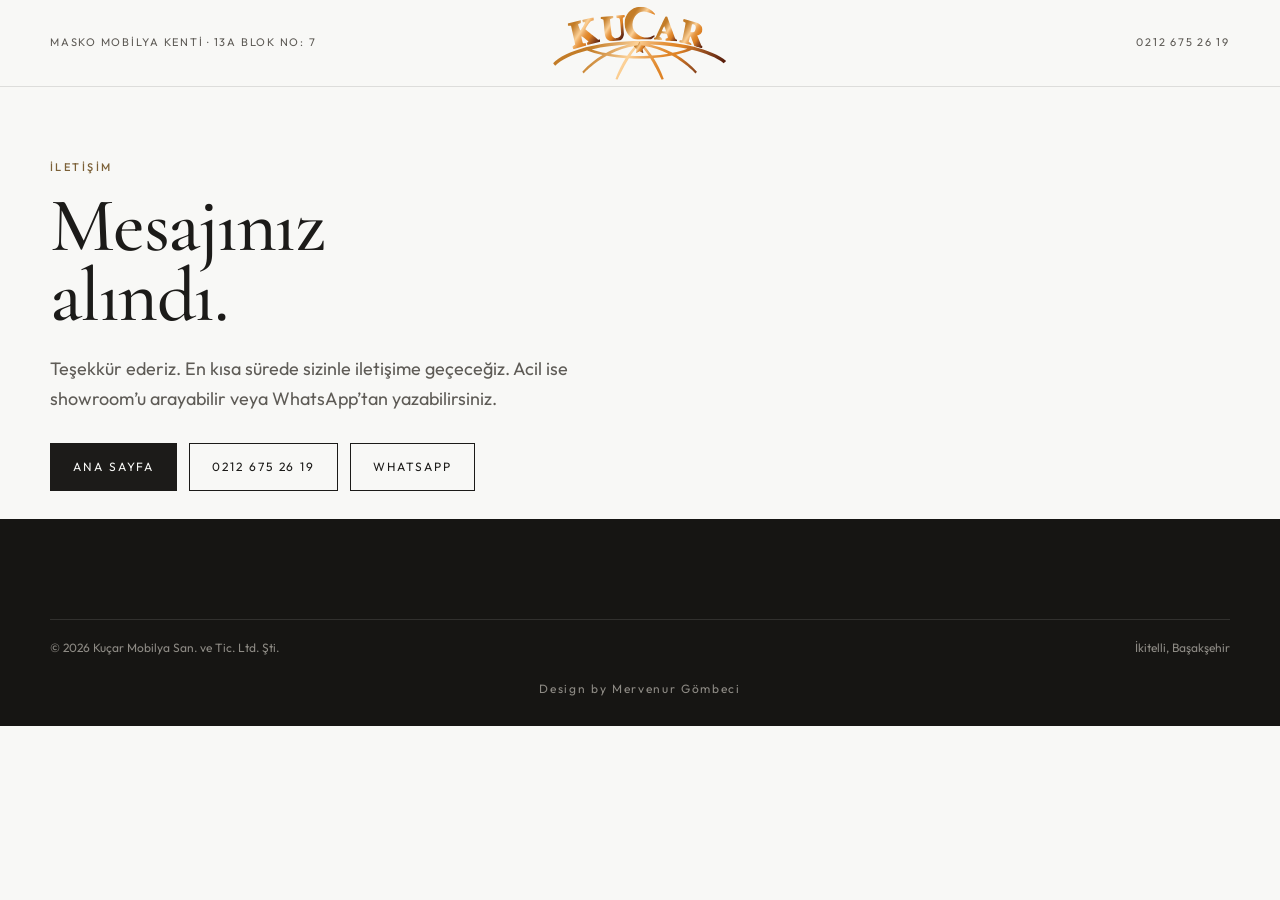
<file: tesekkur.html>
<!DOCTYPE html>
<html lang="tr">
<head>
  <meta charset="utf-8">
  <meta name="viewport" content="width=device-width, initial-scale=1">
  <title>Mesajınız alındı | Kuçar Mobilya</title>
  <meta name="description" content="İletişim formunuz Kuçar Mobilya’ya ulaştı.">
  <meta name="robots" content="noindex">
  <meta name="theme-color" content="#f8f8f6">
  <link rel="icon" href="favicon.png" type="image/png">
  <link rel="canonical" href="https://ALANADI.com/tesekkur.html">
  <link rel="preconnect" href="https://fonts.googleapis.com">
  <link rel="preconnect" href="https://fonts.gstatic.com" crossorigin>
  <link href="https://fonts.googleapis.com/css2?family=Cormorant+Garamond:ital,wght@0,500;0,600;1,500&family=Outfit:wght@300;400;500&display=swap" rel="stylesheet">
  <link rel="stylesheet" href="css/style.css?v=3">
</head>
<body data-page="tesekkur">
  <a class="skip" href="#icerik">İçeriğe geç</a>
  <header class="site-header is-solid" data-header>
    <div class="header-top">
      <div class="topbar">
        <span>Masko Mobilya Kenti · 13A Blok No: 7</span>
        <div class="topbar-end">
          <a href="tel:+902126752619">0212 675 26 19</a>
        </div>
      </div>
      <a class="logo" href="index.html">
        <img class="brand" src="img/logo.svg" alt="Kuçar" width="1200" height="505">
      </a>
    </div>
  </header>
  <main id="icerik">
    <section class="page-hero">
      <div class="wrap">
        <p class="eyebrow">İletişim</p>
        <h1>Mesajınız alındı.</h1>
        <p class="lede">Teşekkür ederiz. En kısa sürede sizinle iletişime geçeceğiz. Acil ise showroom’u arayabilir veya WhatsApp’tan yazabilirsiniz.</p>
        <div class="btn-row">
          <a class="btn" href="index.html">Ana sayfa</a>
          <a class="btn btn-ghost" href="tel:+902126752619">0212 675 26 19</a>
          <a class="btn btn-ghost" href="https://wa.me/905330922973" target="_blank" rel="noopener noreferrer">WhatsApp</a>
        </div>
      </div>
    </section>
  </main>
  <footer class="site-footer">
    <div class="wrap legal">
      <span>© <span data-year-num>2026</span> Kuçar Mobilya San. ve Tic. Ltd. Şti.</span>
      <span>İkitelli, Başakşehir</span>
    </div>
    <p class="design-by"><a href="https://www.linkedin.com/in/mervenur-g%C3%B6mbeci-4741422a5" target="_blank" rel="noopener noreferrer">Design by Mervenur Gömbeci</a></p>
  </footer>
  <script>
    document.querySelectorAll("[data-year-num]").forEach(function (el) {
      el.textContent = String(new Date().getFullYear());
    });
  </script>
</body>
</html>
</file>
<file: css/style.css>
@import url("https://fonts.googleapis.com/css2?family=Manrope:wght@300;400;500&display=swap");

:root {
  --bg: #f8f8f6;
  --bg-2: #f3f1ec;
  --ink: #1c1b19;
  --muted: #5e5b56;
  --line: rgba(28, 27, 25, 0.12);
  --gold: #a68456;
  --gold-deep: #7c6138;
  --silver: #8e9298;
  --silver-deep: #5e636a;
  --rose: #b88880;
  --dark: #161513;
  --header: 118px;
  --serif: "Cormorant Garamond", "Times New Roman", serif;
  --sans: "Outfit", "Segoe UI", sans-serif;
  --ease: cubic-bezier(0.22, 1, 0.36, 1);
}

html[lang="ru"] {
  --sans: "Manrope", "Outfit", "Segoe UI", sans-serif;
}
html[lang="ru"] body {
  font-family: var(--sans);
}

* { box-sizing: border-box; }
html { scroll-behavior: smooth; }
body {
  margin: 0;
  background: var(--bg);
  color: var(--ink);
  font-family: var(--sans);
  font-weight: 400;
  font-size: 16px;
  line-height: 1.6;
  text-rendering: optimizeLegibility;
}
img { max-width: 100%; display: block; }
a { color: inherit; text-decoration: none; }
a:focus-visible, button:focus-visible, input:focus-visible, select:focus-visible, textarea:focus-visible {
  outline: 2px solid var(--gold);
  outline-offset: 3px;
}
button, input, textarea, select { font: inherit; color: inherit; }
button { cursor: pointer; background: none; border: 0; }
::selection { background: #e7d7b8; color: var(--ink); }

.skip {
  position: absolute;
  left: 16px;
  top: -40px;
  background: var(--ink);
  color: var(--bg);
  padding: 8px 12px;
  z-index: 20;
}
.skip:focus { top: 12px; }

.wrap {
  width: min(1180px, calc(100% - 48px));
  margin: 0 auto;
}
.eyebrow {
  margin: 0 0 14px;
  font-size: 11px;
  letter-spacing: 0.22em;
  text-transform: uppercase;
  color: var(--gold-deep);
  font-weight: 500;
}
h1, h2, h3, .serif { font-family: var(--serif); font-weight: 500; letter-spacing: -0.02em; }
h1 { font-size: clamp(46px, 6vw, 84px); line-height: 0.92; margin: 0 0 22px; font-weight: 500; }
h2 { font-size: clamp(36px, 4vw, 58px); line-height: 0.98; margin: 0 0 16px; }
h3 { font-size: 28px; line-height: 1.15; margin: 0 0 10px; }
.lede { font-size: 18px; line-height: 1.7; color: var(--muted); max-width: 46ch; }
em { font-style: italic; }

.metal-rule {
  height: 1px;
  border: 0;
  margin: 0;
  background: linear-gradient(90deg, var(--gold) 0%, #d9c7a4 42%, #d5d7db 58%, var(--silver) 100%);
}

.site-header {
  position: sticky;
  top: 0;
  z-index: 30;
  background: transparent;
  border-bottom: 1px solid transparent;
  transition: background 0.28s var(--ease), border-color 0.28s var(--ease);
}
.site-header.is-solid,
.site-header.is-stuck,
.site-header:hover,
.site-header:focus-within,
.site-header:has(.is-open) {
  background: var(--bg);
  border-bottom-color: var(--line);
}
.header-top {
  position: relative;
  display: flex;
  align-items: center;
  width: min(1180px, calc(100% - 48px));
  margin: 0 auto;
  min-height: 86px;
}
.topbar {
  display: flex;
  justify-content: space-between;
  align-items: center;
  gap: 16px;
  width: 100%;
  margin: 0;
  padding: 8px 0;
  font-size: 11px;
  letter-spacing: 0.16em;
  text-transform: uppercase;
  color: var(--muted);
}
.topbar > span,
.topbar-end { max-width: calc(50% - 120px); }
.topbar > span {
  overflow: hidden;
  text-overflow: ellipsis;
  white-space: nowrap;
}
.topbar-end { margin-left: auto; }
.topbar a:hover { color: var(--gold-deep); }
.topbar-end { display: flex; align-items: center; gap: 16px; }
.langs { display: flex; gap: 4px; }
.langs button {
  display: inline-flex;
  align-items: center;
  gap: 6px;
  height: 28px;
  padding: 0 8px;
  border: 1px solid transparent;
  font-size: 11px;
  letter-spacing: 0.08em;
  color: var(--muted);
}
.flag {
  width: 16px;
  height: 11px;
  flex: none;
  border-radius: 1px;
  box-shadow: 0 0 0 1px rgba(28, 27, 25, 0.16);
}
.langs button.is-active {
  color: var(--ink);
  border-color: var(--line);
  background: #fff;
}
.nav-bar {
  position: relative;
  display: flex;
  justify-content: center;
  width: min(1180px, calc(100% - 48px));
  margin: 0 auto;
  padding: 0 0 12px;
}
.logo {
  position: absolute;
  left: 50%;
  top: 50%;
  z-index: 2;
  display: flex;
  align-items: center;
  transform: translate(-50%, -50%);
}
.brand {
  width: 176px;
  height: auto;
  display: block;
  flex: none;
}
.logo-word {
  font-family: var(--serif);
  font-size: 28px;
  letter-spacing: 0.18em;
  line-height: 1;
}
.logo-sub {
  display: block;
  font-family: var(--sans);
  font-size: 10px;
  letter-spacing: 0.22em;
  color: var(--silver-deep);
}
.site-nav {
  display: flex;
  justify-content: center;
  gap: 26px;
  width: 100%;
}
.site-nav a {
  font-size: 13px;
  letter-spacing: 0.08em;
  text-transform: uppercase;
  color: var(--muted);
  position: relative;
  padding: 8px 0;
}
.site-nav a[aria-current="page"],
.site-nav a:hover { color: var(--ink); }
.site-nav a[aria-current="page"]::after {
  content: "";
  position: absolute;
  left: 0;
  right: 0;
  bottom: 0;
  height: 1px;
  background: linear-gradient(90deg, var(--gold), var(--silver));
}
.nav-item { position: relative; }
.nav-item::after {
  content: "";
  position: absolute;
  left: 0;
  right: 0;
  top: 100%;
  height: 18px;
}
.nav-item > a { display: inline-block; }
.nav-sub {
  position: fixed;
  top: var(--header-bottom, var(--header));
  left: 50%;
  z-index: 35;
  width: min(1040px, calc(100vw - 48px));
  padding-top: 12px;
  transform: translateX(-50%);
  opacity: 0;
  visibility: hidden;
  pointer-events: none;
}
.nav-sub-panel {
  display: grid;
  grid-template-columns: 250px 1fr;
  gap: 28px;
  background: #fff;
  border: 1px solid var(--line);
  box-shadow: 0 16px 40px rgba(28, 27, 25, 0.08);
  padding: 22px 22px 22px 8px;
}
.nav-item:hover .nav-sub,
.nav-item:focus-within .nav-sub {
  opacity: 1;
  visibility: visible;
  pointer-events: auto;
}
.nav-sub a {
  display: block;
  padding: 11px 18px;
  white-space: nowrap;
}
.nav-sub a::after { display: none; }
.nav-sub a:hover,
.nav-sub a[aria-current="page"] { background: var(--bg-2); color: var(--ink); }
.nav-nest {
  margin: 0 14px 8px 18px;
  padding-left: 12px;
  border-left: 1px solid var(--line);
}
.nav-nest a { padding: 8px 6px; }
.nav-visuals {
  display: grid;
  grid-template-columns: 1fr 1fr;
  gap: 14px;
  align-content: start;
}
.nav-sub a.nav-visual {
  padding: 0;
  white-space: normal;
  color: var(--ink);
}
.nav-visual img {
  width: 100%;
  aspect-ratio: 4 / 3;
  height: auto;
  object-fit: cover;
  object-position: center;
  background: var(--bg-2);
}
.nav-visual-copy {
  display: grid;
  gap: 2px;
  padding-top: 8px;
}
.nav-visual-copy small {
  font-size: 11px;
  letter-spacing: 0.04em;
  text-transform: none;
  color: var(--muted);
}
.nav-visual-copy strong {
  font-weight: 500;
  font-size: 12px;
  letter-spacing: 0.12em;
}
.nav-sub a.nav-visual:hover,
.nav-sub a.nav-visual[aria-current="page"] { background: transparent; }
.nav-sub a.nav-visual:hover img,
.nav-sub a.nav-visual[aria-current="page"] img { outline: 1px solid var(--gold); outline-offset: -1px; }
.nav-toggle {
  display: none;
  position: absolute;
  right: 0;
  top: 50%;
  z-index: 3;
  width: 44px;
  height: 44px;
  border: 1px solid var(--line);
  background: var(--bg);
  transform: translateY(-50%);
}
.nav-toggle span,
.nav-toggle span::before,
.nav-toggle span::after {
  display: block;
  height: 1px;
  width: 18px;
  background: var(--ink);
  position: absolute;
  left: 12px;
}
.nav-toggle span { top: 21px; }
.nav-toggle span::before, .nav-toggle span::after { content: ""; }
.nav-toggle span::before { top: -6px; }
.nav-toggle span::after { top: 6px; }

.btn {
  display: inline-flex;
  align-items: center;
  justify-content: center;
  gap: 10px;
  min-height: 48px;
  padding: 0 22px;
  border: 1px solid var(--ink);
  background: var(--ink);
  color: var(--bg);
  font-size: 12px;
  letter-spacing: 0.16em;
  text-transform: uppercase;
  transition: 0.25s var(--ease);
}
.btn:hover { background: transparent; color: var(--gold-deep); border-color: var(--gold); }
.btn-ghost { background: transparent; color: var(--ink); }
.btn-ghost:hover { background: var(--ink); color: var(--bg); border-color: var(--ink); }
.btn-row { display: flex; flex-wrap: wrap; gap: 12px; margin-top: 28px; }

body[data-page="home"] .site-header:not(.is-solid):not(.is-stuck):not(:hover):not(:focus-within):not(:has(.is-open)) .topbar,
body[data-page="home"] .site-header:not(.is-solid):not(.is-stuck):not(:hover):not(:focus-within):not(:has(.is-open)) .topbar a,
body[data-page="home"] .site-header:not(.is-solid):not(.is-stuck):not(:hover):not(:focus-within):not(:has(.is-open)) .site-nav a,
body[data-page="home"] .site-header:not(.is-solid):not(.is-stuck):not(:hover):not(:focus-within):not(:has(.is-open)) .langs button {
  color: #f8f8f6;
  text-shadow: 0 1px 8px rgba(0, 0, 0, 0.55);
}
body[data-page="home"] .site-header:not(.is-solid):not(.is-stuck):not(:hover):not(:focus-within):not(:has(.is-open)) .langs button.is-active {
  background: transparent;
  border-color: rgba(248, 248, 246, 0.75);
  color: #f8f8f6;
}
body[data-page="home"] .site-header:is(.is-solid, .is-stuck, :hover, :focus-within, :has(.is-open)) .topbar,
body[data-page="home"] .site-header:is(.is-solid, .is-stuck, :hover, :focus-within, :has(.is-open)) .topbar a,
body[data-page="home"] .site-header:is(.is-solid, .is-stuck, :hover, :focus-within, :has(.is-open)) .site-nav a,
body[data-page="home"] .site-header:is(.is-solid, .is-stuck, :hover, :focus-within, :has(.is-open)) .langs button {
  color: var(--ink);
  text-shadow: none;
}
body[data-page="home"] .hero {
  display: block;
  position: relative;
  min-height: 100vh;
  min-height: 100dvh;
  margin-top: calc(-1 * var(--header-bottom, 150px));
  padding-top: calc(var(--header-bottom, 150px) + 10vh);
  overflow: clip;
  border-bottom: 0;
}
body[data-page="home"] .hero-panel {
  position: absolute;
  inset: 0;
  z-index: 0;
  min-height: 100%;
  background: #121110;
}
body[data-page="home"] .hero-panel::after {
  content: "";
  position: absolute;
  inset: 0;
  background: linear-gradient(90deg, rgba(10, 10, 10, 0.62) 0%, rgba(10, 10, 10, 0.18) 42%, rgba(10, 10, 10, 0) 68%);
  pointer-events: none;
}
body[data-page="home"] .hero-reel {
  position: absolute;
  inset: 0;
  width: 100%;
  height: 100%;
  margin: 0;
}
body[data-page="home"] .hero-reel video {
  position: absolute;
  inset: 0;
  width: 100%;
  height: 100%;
  object-fit: cover;
  object-position: center center;
}
body[data-page="home"] .hero-copy {
  position: relative;
  z-index: 2;
  max-width: min(560px, 42vw);
  margin: 0 0 72px 6vw;
  padding: 0;
  background: none;
  color: #f3ead8;
}
body[data-page="home"] .hero-copy .eyebrow { color: #e4c98a; }
body[data-page="home"] .hero-copy h1 {
  color: #f0e0c0;
  text-shadow: 0 2px 22px rgba(0, 0, 0, 0.35);
  font-size: clamp(36px, 4.2vw, 58px);
  max-width: 11em;
}
body[data-page="home"] .hero-copy h1 em { color: #e4e7eb; }
body[data-page="home"] .hero-copy .lede {
  color: rgba(243, 234, 216, 0.9);
  text-shadow: 0 1px 14px rgba(0, 0, 0, 0.4);
}
body[data-page="home"] .hero-copy .btn-ghost {
  color: #f8f8f6;
  border-color: rgba(248, 248, 246, 0.72);
}
body[data-page="home"] .hero-copy .btn-ghost:hover {
  background: #f8f8f6;
  color: var(--ink);
  border-color: #f8f8f6;
}
.hero {
  display: grid;
  grid-template-columns: 1.15fr 0.85fr;
  border-bottom: 1px solid var(--line);
}
.hero-copy {
  display: flex;
  flex-direction: column;
  justify-content: center;
  padding: 72px 6vw 80px;
}
.hero-copy h1 em { color: var(--gold-deep); }
.hero-panel {
  background: #121110;
  display: flex;
  min-height: 560px;
}
.hero-shot {
  margin: 0;
  position: relative;
  width: 100%;
}
.hero-shot img {
  width: 100%;
  height: 100%;
  object-fit: cover;
  min-height: 560px;
}
body[data-page="home"] .hero-shot figcaption { display: none; }
.hero-shot figcaption {
  position: absolute;
  left: 20px;
  bottom: 18px;
  margin: 0;
  color: #f4f1ea;
  font-size: 12px;
  letter-spacing: 0.16em;
  text-transform: uppercase;
  text-shadow: 0 1px 8px rgba(0, 0, 0, 0.45);
}
.hero-frame {
  border: 1px solid rgba(214, 196, 164, 0.45);
  box-shadow: inset 0 0 0 1px rgba(180, 184, 190, 0.25);
  width: 100%;
  padding: 36px 28px;
  display: flex;
  flex-direction: column;
  justify-content: center;
  gap: 32px;
}
.hero-kicker {
  display: flex;
  justify-content: space-between;
  font-size: 11px;
  letter-spacing: 0.2em;
  text-transform: uppercase;
  color: #d9c7a4;
}
.finish-list { display: grid; gap: 14px; }
.finish { display: grid; grid-template-columns: 92px 1fr; gap: 14px; align-items: center; }
.finish-bar { height: 36px; }
.finish-gold {
  background: linear-gradient(100deg, #f6edd9 0%, #e2c48a 28%, #a68456 52%, #f8f3e8 74%, #7d6040 100%);
}
.finish-silver {
  background: linear-gradient(100deg, #f7f7f8 0%, #c9ccd1 30%, #8e9298 52%, #ffffff 72%, #63686f 100%);
}
.finish-rose {
  background: linear-gradient(100deg, #f8ebe7 0%, #e4b7b0 30%, #c48984 52%, #fbf4f1 72%, #9a6a66 100%);
}
.finish strong { display: block; font-weight: 500; font-size: 15px; letter-spacing: 0.04em; }
.finish span { color: #b7b3ab; font-size: 13px; }
.hero-drawing { width: 100%; height: auto; }
.hero-note { margin: 0; font-size: 13px; letter-spacing: 0.08em; text-transform: uppercase; color: #c5c7cc; }

.rail {
  display: flex;
  gap: 0;
  overflow-x: auto;
  border-bottom: 1px solid var(--line);
}
.rail a {
  flex: 1 0 auto;
  min-width: 140px;
  padding: 18px 20px;
  text-align: center;
  font-size: 12px;
  letter-spacing: 0.16em;
  text-transform: uppercase;
  color: var(--muted);
  border-right: 1px solid var(--line);
}
.rail a:hover { color: var(--ink); background: var(--bg-2); }

.section { padding: 96px 0; }
.home-film { padding-top: 0; }
.film-frame {
  position: relative;
  width: min(820px, 100%);
  margin-inline: auto;
  aspect-ratio: 4 / 3;
  background: #121110;
}
.film-frame video {
  position: absolute;
  inset: 0;
  width: 100%;
  height: 100%;
  border: 0;
  background: #121110;
}
.store-grid {
  display: grid;
  grid-template-columns: 1fr 1fr;
  gap: 28px 22px;
  align-items: start;
}
.store-card { margin: 0; }
.store-card img {
  width: 100%;
  aspect-ratio: 1 / 1;
  height: auto;
  object-fit: cover;
  object-position: center;
  display: block;
  background: var(--bg);
}
.store-card img.is-2006 { object-position: center 42%; }
.store-card img.is-2015 { object-position: center 28%; }
.store-card img.is-2023 { object-position: center 48%; }
.store-card figcaption {
  display: flex;
  flex-direction: column;
  gap: 6px;
  padding-top: 14px;
}
.store-card b {
  font-family: var(--serif);
  font-size: 28px;
  font-weight: 500;
  line-height: 1;
}
.store-card span {
  font-size: 12px;
  letter-spacing: 0.14em;
  text-transform: uppercase;
  color: var(--muted);
}
.section-head {
  display: grid;
  grid-template-columns: 1fr 1fr;
  gap: 40px;
  align-items: end;
  margin-bottom: 48px;
}
.section-head p { margin: 0; color: var(--muted); max-width: 46ch; }

.split {
  display: grid;
  grid-template-columns: 0.8fr 1.2fr;
  gap: 64px;
  align-items: start;
}
.year {
  font-family: var(--serif);
  font-size: clamp(72px, 10vw, 140px);
  line-height: 0.8;
  margin: 0;
  background: linear-gradient(120deg, var(--gold-deep), #cbb892 45%, var(--silver));
  -webkit-background-clip: text;
  background-clip: text;
  color: transparent;
}
.prose p { margin: 0 0 16px; color: var(--muted); }
.prose strong { color: var(--ink); font-weight: 500; }

.stories { display: grid; gap: 0; border-top: 1px solid var(--line); }
.story {
  display: grid;
  grid-template-columns: 180px 1fr 1.1fr;
  gap: 32px;
  align-items: center;
  padding: 36px 0;
  border-bottom: 1px solid var(--line);
}
.story-index {
  font-family: var(--serif);
  font-size: 42px;
  color: var(--gold);
}
.story p { margin: 0; color: var(--muted); }

.materials {
  display: grid;
  grid-template-columns: repeat(3, 1fr);
  gap: 18px;
}
.material {
  background: var(--bg-2);
  padding: 28px 24px 24px;
  min-height: 220px;
  display: flex;
  flex-direction: column;
  justify-content: space-between;
  border: 1px solid transparent;
}
.material:hover { border-color: var(--line); }
.material p { margin: 0; color: var(--muted); }

.steps {
  display: grid;
  grid-template-columns: repeat(4, 1fr);
  gap: 0;
  border-top: 1px solid var(--line);
}
.step { padding: 28px 22px 8px 0; border-right: 1px solid var(--line); padding-right: 22px; }
.step:last-child { border-right: 0; }
.step span {
  display: block;
  font-size: 12px;
  letter-spacing: 0.18em;
  color: var(--gold-deep);
  margin-bottom: 18px;
}
.step p { color: var(--muted); }

.stats {
  display: grid;
  grid-template-columns: repeat(4, 1fr);
  background: var(--dark);
  color: #f4f1ea;
}
.stat { padding: 48px 28px; border-right: 1px solid rgba(244, 241, 234, 0.12); }
.stat:last-child { border-right: 0; }
.stat b {
  display: block;
  font-family: var(--serif);
  font-size: 54px;
  font-weight: 500;
  line-height: 1;
  margin-bottom: 10px;
  background: linear-gradient(90deg, #e7d3ae, #d5d7db);
  -webkit-background-clip: text;
  background-clip: text;
  color: transparent;
}
.stat span { color: #b7b3ab; font-size: 14px; }

.home-about-grid {
  display: grid;
  grid-template-columns: 1.05fr 0.95fr;
  gap: 48px;
  align-items: center;
}
.home-about-lead {
  color: var(--gold-deep);
  font-family: var(--serif);
  font-style: italic;
  font-size: clamp(20px, 2.4vw, 28px);
  line-height: 1.35;
  max-width: 28ch;
}
.home-about-shot {
  margin: 0;
  position: relative;
  overflow: clip;
  min-height: 420px;
  background: var(--dark);
}
.home-about-shot img {
  width: 100%;
  height: 100%;
  object-fit: cover;
  display: block;
  min-height: 420px;
}
.home-about-shot .year {
  position: absolute;
  left: 20px;
  bottom: 16px;
  margin: 0;
  color: #f4f1ea;
  text-shadow: 0 1px 12px rgba(0, 0, 0, 0.45);
}
.home-about-shot figcaption {
  position: absolute;
  left: 20px;
  bottom: 16px;
  margin: 0;
  font-family: var(--serif);
  font-size: 42px;
  line-height: 1;
  color: #f4f1ea;
  text-shadow: 0 1px 12px rgba(0, 0, 0, 0.45);
}
.rail-inline {
  margin: 0 0 28px;
  border: 1px solid var(--line);
}
.phone-cta {
  background: var(--dark);
  color: #f4f1ea;
  padding: 56px 0;
  border-top: 1px solid rgba(244, 241, 234, 0.08);
  border-bottom: 1px solid rgba(244, 241, 234, 0.08);
}
.phone-cta-inner {
  display: flex;
  align-items: center;
  justify-content: space-between;
  gap: 32px;
  flex-wrap: wrap;
}
.phone-cta .eyebrow { color: #e4c98a; }
.phone-cta h2 {
  margin: 8px 0 0;
  max-width: 16ch;
  color: #f8f4ea;
}
.phone-cta-actions {
  display: flex;
  gap: 12px;
  flex-wrap: wrap;
}
.phone-cta .btn-ghost {
  color: #f4f1ea;
  border-color: rgba(244, 241, 234, 0.35);
}
.phone-cta .btn-ghost:hover {
  background: rgba(244, 241, 234, 0.08);
}
.showroom-band {
  display: grid;
  grid-template-columns: 1.2fr 0.8fr;
  gap: 48px;
  align-items: center;
}
.address-card {
  border: 1px solid var(--line);
  box-shadow: inset 0 0 0 1px rgba(166, 132, 86, 0.35);
  padding: 28px;
  background: #fff;
}
.address-card p { margin: 0 0 8px; }
.address-card a { color: var(--gold-deep); }

.ig-feed {
  border-top: 1px solid var(--line);
  background:
    radial-gradient(1200px 420px at 12% 0%, rgba(166, 132, 86, 0.08), transparent 60%),
    var(--bg);
}
.ig-feed-embed {
  min-height: 220px;
  border: 1px solid var(--line);
  background: #fff;
  overflow: hidden;
}
.ig-feed-embed iframe,
.ig-feed-embed .snapwidget-widget {
  display: block;
  width: 100% !important;
  border: 0;
}
.ig-grid {
  display: grid;
  grid-template-columns: repeat(3, 1fr);
  gap: 2px;
  background: var(--line);
}
.ig-grid-item {
  position: relative;
  display: block;
  aspect-ratio: 1;
  overflow: hidden;
  background: #f3efe8;
}
.ig-grid-item img {
  width: 100%;
  height: 100%;
  object-fit: cover;
  display: block;
  transition: transform 0.45s ease, filter 0.35s ease;
}
.ig-grid-item:hover img,
.ig-grid-item:focus-visible img {
  transform: scale(1.04);
  filter: brightness(0.92);
}
.ig-grid-badge {
  position: absolute;
  top: 10px;
  right: 10px;
  display: grid;
  place-items: center;
  width: 28px;
  height: 28px;
  color: #fff;
  background: rgba(20, 16, 12, 0.45);
  pointer-events: none;
}
.ig-feed-placeholder {
  display: grid;
  place-content: center;
  gap: 10px;
  min-height: 280px;
  padding: 36px 28px;
  text-align: center;
  color: var(--muted);
  background:
    linear-gradient(135deg, rgba(166, 132, 86, 0.06), transparent 42%),
    #fff;
}
.ig-feed-placeholder p { margin: 0; max-width: 42ch; justify-self: center; }
.ig-feed-actions { margin-top: 22px; }
@media (max-width: 640px) {
  .ig-grid { grid-template-columns: repeat(2, 1fr); }
  .ig-grid-item:nth-child(n + 7) { display: none; }
}
.ig-follow {
  display: inline-flex;
  align-items: center;
  gap: 10px;
}
.ig-icon { flex: none; }
.social-ig {
  display: inline-flex;
  align-items: center;
  justify-content: center;
  color: inherit;
  opacity: 0.85;
}
.social-ig:hover { opacity: 1; color: var(--gold-deep); }
.site-footer .social-ig:hover { color: #e7d3ae; }
.hours {
  margin: 10px 0 0;
  font-size: 14px;
  color: var(--muted);
}
.site-footer .hours { color: #b9b5ae; font-size: 13px; }
.noscript-note {
  margin: 16px 0 0;
  padding: 16px 18px;
  border: 1px solid var(--line);
  background: #fff;
  color: var(--muted);
  max-width: 52ch;
}
.noscript-note a { color: var(--gold-deep); text-decoration: underline; }
.ig-feed-embed.is-empty {
  min-height: 0;
  border: 0;
  background: transparent;
}

.page-hero { padding: 72px 0 28px; }
.page-hero h1 { max-width: 12ch; }

.project-feature {
  position: relative;
  min-height: min(88vh, 920px);
  margin-top: calc(-1 * var(--header-bottom, 150px));
  overflow: clip;
  cursor: pointer;
  border-bottom: 1px solid var(--line);
}
.project-feature-shot {
  margin: 0;
  position: absolute;
  inset: 0;
}
.project-feature-shot img {
  width: 100%;
  height: 100%;
  object-fit: cover;
  object-position: center 42%;
}
.project-feature-copy {
  position: relative;
  z-index: 1;
  max-width: 520px;
  margin: 0;
  padding: calc(var(--header-bottom, 150px) + 12vh) 6vw 72px;
  color: #f8f4ea;
}
.project-feature-copy .eyebrow { color: #e4c98a; }
.project-feature-copy h1 {
  max-width: none;
  color: #f8f4ea;
  text-shadow: 0 2px 28px rgba(0, 0, 0, 0.45);
}
.project-feature-copy .lede {
  color: rgba(248, 244, 234, 0.92);
  text-shadow: 0 1px 16px rgba(0, 0, 0, 0.4);
}
.project-feature-copy .btn {
  margin-top: 8px;
  background: #f8f8f6;
  border-color: #f8f8f6;
  color: var(--ink);
}
.project-feature-copy .btn:hover {
  background: transparent;
  color: #f8f8f6;
  border-color: rgba(248, 248, 246, 0.75);
}
body[data-page="hizmet"] .site-header:not(.is-solid):not(.is-stuck):not(:hover):not(:focus-within):not(:has(.is-open)) .topbar,
body[data-page="hizmet"] .site-header:not(.is-solid):not(.is-stuck):not(:hover):not(:focus-within):not(:has(.is-open)) .topbar a,
body[data-page="hizmet"] .site-header:not(.is-solid):not(.is-stuck):not(:hover):not(:focus-within):not(:has(.is-open)) .site-nav a,
body[data-page="hizmet"] .site-header:not(.is-solid):not(.is-stuck):not(:hover):not(:focus-within):not(:has(.is-open)) .langs button {
  color: #f8f8f6;
  text-shadow: 0 1px 8px rgba(0, 0, 0, 0.55);
}
body[data-page="hizmet"] .site-header:not(.is-solid):not(.is-stuck):not(:hover):not(:focus-within):not(:has(.is-open)) .langs button.is-active {
  background: transparent;
  border-color: rgba(248, 248, 246, 0.75);
  color: #f8f8f6;
}
body[data-page="hizmet"] .site-header:is(.is-solid, .is-stuck, :hover, :focus-within, :has(.is-open)) .topbar,
body[data-page="hizmet"] .site-header:is(.is-solid, .is-stuck, :hover, :focus-within, :has(.is-open)) .topbar a,
body[data-page="hizmet"] .site-header:is(.is-solid, .is-stuck, :hover, :focus-within, :has(.is-open)) .site-nav a,
body[data-page="hizmet"] .site-header:is(.is-solid, .is-stuck, :hover, :focus-within, :has(.is-open)) .langs button {
  color: var(--ink);
  text-shadow: none;
}

.filters { display: flex; flex-wrap: wrap; gap: 8px; margin: 12px 0 28px; }
.filters-sub { display: none; margin-top: -16px; }
.filters-sub.is-on { display: flex; }
.filters button {
  border: 1px solid var(--line);
  padding: 10px 14px;
  font-size: 12px;
  letter-spacing: 0.12em;
  text-transform: uppercase;
  color: var(--muted);
  background: transparent;
}
.filters button.is-active,
.filters button:hover { border-color: var(--ink); color: var(--ink); background: #fff; }

.catalog {
  display: grid;
  grid-template-columns: repeat(3, 1fr);
  gap: 18px;
}
.catalog-empty {
  grid-column: 1 / -1;
  margin: 8px 0 0;
  color: var(--muted);
}
.card {
  background: #fff;
  border: 1px solid var(--line);
  text-align: left;
  display: flex;
  flex-direction: column;
  min-height: 280px;
  transition: transform 0.35s var(--ease);
}
.card:hover { transform: translateY(-3px); }
.card-media,
.card-swatch {
  display: flex;
  align-items: center;
  justify-content: center;
  height: 360px;
  width: 100%;
  padding: 28px;
  box-sizing: border-box;
  background: #f8f8f6;
  overflow: hidden;
}
.card-photo {
  display: block;
  width: 100%;
  height: 100%;
  max-width: 100%;
  max-height: 100%;
  object-fit: contain;
  object-position: center;
}
.card-swatch { padding: 0; }
dialog[open] {
  position: fixed;
  inset: 0;
  width: 100vw;
  height: 100dvh;
  max-width: none;
  max-height: none;
  margin: 0;
  padding: 0;
  border: 0;
  overflow: hidden;
  background: var(--bg);
  color: var(--ink);
  display: flex;
  flex-direction: column;
}
dialog::backdrop { background: rgba(17, 16, 14, 0.72); }
.dialog-close {
  position: absolute;
  top: 16px;
  right: 16px;
  z-index: 3;
  width: 46px;
  height: 46px;
  border-radius: 50%;
  border: 1px solid rgba(17, 16, 14, 0.12);
  background: #fff;
  color: var(--ink);
  display: grid;
  place-items: center;
  box-shadow: 0 8px 22px rgba(0, 0, 0, 0.16);
}
.dialog-close:hover { color: var(--gold-deep); }
.dialog-stage {
  position: relative;
  flex: 1 1 auto;
  min-height: 0;
  margin: 0;
  overflow: hidden;
  background: #ece7dc;
}
dialog img[data-dialog-photo] {
  position: absolute;
  inset: 0;
  width: 100%;
  height: 100%;
  max-height: none;
  object-fit: contain;
  object-position: center;
  background: transparent;
  margin: 0;
}
dialog img[data-dialog-photo][hidden] { display: none; }
.dialog-nav {
  position: absolute;
  top: 50%;
  transform: translateY(-50%);
  z-index: 2;
  width: 48px;
  height: 48px;
  border-radius: 50%;
  border: 1px solid rgba(17, 16, 14, 0.12);
  background: rgba(255, 255, 255, 0.92);
  color: var(--ink);
  display: grid;
  place-items: center;
  box-shadow: 0 8px 20px rgba(0, 0, 0, 0.14);
}
.dialog-nav:hover { color: var(--gold-deep); }
.dialog-nav[hidden] { display: none; }
.dialog-nav-prev { left: 18px; }
.dialog-nav-next { right: 18px; }
.dialog-panel {
  flex: none;
  background: #fff;
  border-top: 1px solid var(--line);
  padding: 16px 24px 20px;
  display: grid;
  grid-template-columns: auto 1fr auto;
  gap: 16px 24px;
  align-items: center;
}
.dialog-thumbs { display: flex; gap: 8px; margin: 0; overflow-x: auto; max-width: min(42vw, 420px); }
.dialog-thumbs:empty { display: none; }
.dialog-thumbs button {
  flex: none;
  width: 64px;
  height: 64px;
  padding: 0;
  border: 1px solid var(--line);
  background: #fff;
  opacity: 0.72;
}
.dialog-thumbs button.is-active {
  opacity: 1;
  border-color: var(--gold-deep);
  box-shadow: inset 0 0 0 1px var(--gold-deep);
}
.dialog-thumbs img { width: 100%; height: 100%; object-fit: cover; }
.dialog-copy { min-width: 0; }
dialog h3 { font-size: 32px; margin: 0; }
.dialog-copy .eyebrow { margin: 0 0 4px; }
.dialog-copy p:last-child { margin: 6px 0 0; color: var(--muted); }
.dialog-actions { display: flex; flex-wrap: wrap; gap: 10px; margin: 0; }
.card-body { padding: 18px 18px 20px; display: flex; flex-direction: column; gap: 6px; flex: 1; }
.card-body small { letter-spacing: 0.14em; text-transform: uppercase; color: var(--silver-deep); font-size: 11px; }
.card-body strong { font-family: var(--serif); font-size: 26px; font-weight: 500; }
.card-body p { margin: 0; color: var(--muted); font-size: 14px; }
.card-body em { margin-top: auto; font-style: normal; font-size: 12px; letter-spacing: 0.08em; text-transform: uppercase; color: var(--gold-deep); }

.service-grid, .value-grid {
  display: grid;
  grid-template-columns: 1fr 1fr;
  gap: 18px;
}
.service, .value {
  padding: 28px;
  background: #fff;
  border: 1px solid var(--line);
}
.service p, .value p { margin: 0; color: var(--muted); }

.quote-grid { display: grid; grid-template-columns: 1fr 1fr; gap: 18px; margin-top: 28px; }
.quote {
  padding: 32px;
  background: var(--dark);
  color: #f4f1ea;
}
.quote p { font-family: var(--serif); font-size: 30px; line-height: 1.25; margin: 0 0 12px; }
.quote span { color: #d9c7a4; letter-spacing: 0.16em; text-transform: uppercase; font-size: 11px; }

.contact-grid {
  display: grid;
  grid-template-columns: 0.85fr 1.15fr;
  gap: 36px;
  align-items: start;
}
form { display: grid; gap: 12px; }
label { display: grid; gap: 6px; font-size: 12px; letter-spacing: 0.12em; text-transform: uppercase; color: var(--muted); }
input, textarea, select {
  border: 1px solid var(--line);
  background: #fff;
  padding: 14px 12px;
  outline: none;
}
textarea { min-height: 140px; resize: vertical; }
input:focus, textarea:focus, select:focus { border-color: var(--gold); }
.form-note { min-height: 1.4em; color: var(--gold-deep); font-size: 14px; }
.map {
  margin-top: 28px;
  border: 1px solid var(--line);
  min-height: 320px;
  background: var(--bg-2);
}
.form-honeypot {
  position: absolute;
  left: -10000px;
  height: 0;
  overflow: hidden;
}

.site-footer { background: var(--dark); color: #d9d6d0; padding: 64px 0 28px; }
.footer-grid {
  display: grid;
  grid-template-columns: 1.4fr 1fr 1fr 1.2fr;
  gap: 32px;
}
.site-footer a:hover { color: #e7d3ae; }
.site-footer .footer-heading {
  font-family: var(--sans);
  font-size: 12px;
  letter-spacing: 0.18em;
  text-transform: uppercase;
  color: #e7d3ae;
  margin: 0 0 16px;
}
.site-footer h2 {
  font-family: var(--sans);
  font-size: 12px;
  letter-spacing: 0.18em;
  text-transform: uppercase;
  color: #e7d3ae;
  margin: 0 0 16px;
}
.site-footer ul { list-style: none; margin: 0; padding: 0; display: grid; gap: 8px; }
.footer-brand .brand { width: 188px; }
.legal {
  margin-top: 36px;
  padding-top: 18px;
  border-top: 1px solid rgba(244, 241, 234, 0.12);
  display: flex;
  justify-content: space-between;
  gap: 12px;
  font-size: 12px;
  color: #8d8a84;
}
.design-by {
  margin: 22px 0 0;
  text-align: center;
  font-size: 12px;
  letter-spacing: 0.14em;
}
.design-by a { color: #8d8a84; }
.site-footer .design-by a:hover { color: #e7d3ae; }

.to-top {
  position: fixed;
  left: 18px;
  bottom: 18px;
  z-index: 24;
  width: 48px;
  height: 48px;
  border-radius: 50%;
  background: #fff;
  color: var(--ink);
  border: 1px solid rgba(28, 27, 25, 0.08);
  box-shadow: 0 8px 22px rgba(28, 27, 25, 0.18);
  display: grid;
  place-items: center;
  opacity: 0;
  visibility: hidden;
  pointer-events: none;
  transform: translateY(8px);
  transition: opacity 0.25s var(--ease), transform 0.25s var(--ease), visibility 0.25s;
}
.to-top.is-on {
  opacity: 1;
  visibility: visible;
  pointer-events: auto;
  transform: none;
}
.to-top:hover { color: var(--gold-deep); }
.fab {
  position: fixed;
  right: 18px;
  bottom: 18px;
  z-index: 25;
  display: flex;
  flex-direction: column;
  align-items: flex-end;
  gap: 10px;
}
.fab-actions {
  display: flex;
  flex-direction: column;
  align-items: flex-end;
  gap: 10px;
  opacity: 0;
  visibility: hidden;
  transform: translateY(10px) scale(0.96);
  transform-origin: bottom right;
  pointer-events: none;
  transition: opacity 0.22s var(--ease), transform 0.22s var(--ease), visibility 0.22s;
}
.fab.is-open .fab-actions {
  opacity: 1;
  visibility: visible;
  transform: translateY(0) scale(1);
  pointer-events: auto;
}
.fab-item {
  display: flex;
  align-items: center;
  gap: 8px;
}
.fab-label {
  background: #fff;
  color: var(--ink);
  padding: 10px 14px;
  font-size: 13px;
  font-weight: 500;
  letter-spacing: 0.02em;
  line-height: 1;
  white-space: nowrap;
  box-shadow: 0 6px 20px rgba(28, 27, 25, 0.12);
}
.fab-icon {
  width: 46px;
  height: 46px;
  border-radius: 50%;
  background: #fff;
  color: var(--ink);
  display: grid;
  place-items: center;
  flex: none;
  box-shadow: 0 6px 20px rgba(28, 27, 25, 0.14);
}
.fab-item:hover .fab-label,
.fab-item:hover .fab-icon { color: var(--gold-deep); }
.fab-toggle {
  position: relative;
  isolation: isolate;
  width: 56px;
  height: 56px;
  border: 0;
  border-radius: 50%;
  background: #c9a44a;
  color: #fff;
  cursor: pointer;
  display: grid;
  place-items: center;
  box-shadow: 0 8px 24px rgba(28, 27, 25, 0.18);
  animation: fab-nod 4.8s cubic-bezier(0.34, 1.4, 0.64, 1) infinite;
}
.fab-toggle svg {
  transform-origin: 50% 85%;
  animation: fab-bubble 4.8s cubic-bezier(0.34, 1.4, 0.64, 1) infinite;
}
.fab-toggle::before,
.fab-toggle::after {
  content: "";
  position: absolute;
  inset: 0;
  z-index: -1;
  border-radius: 50%;
  border: 1.5px solid rgba(201, 164, 74, 0.7);
  pointer-events: none;
  animation: fab-ring 2.8s cubic-bezier(0.22, 1, 0.36, 1) infinite;
}
.fab-toggle::after { animation-delay: 1.4s; }
.fab-toggle:hover {
  animation: none;
  background: var(--gold);
  transform: translateY(-3px) scale(1.04);
}
.fab-toggle:hover svg { animation: none; transform: none; }
.fab-toggle:hover::before,
.fab-toggle:hover::after { animation: none; opacity: 0; }
.fab.is-open .fab-toggle::before,
.fab.is-open .fab-toggle::after { animation: none; opacity: 0; }
@keyframes fab-nod {
  0%, 64%, 100% { transform: translate(0, 0) rotate(0) scale(1); }
  72% { transform: translate(-4px, 2px) rotate(-10deg) scale(0.94); }
  82% { transform: translate(3px, -12px) rotate(8deg) scale(1.1); }
  90% { transform: translate(-2px, -1px) rotate(-4deg) scale(0.97); }
  96% { transform: translate(1px, -4px) rotate(2deg) scale(1.03); }
}
@keyframes fab-bubble {
  0%, 64%, 100% { transform: rotate(0) scale(1); }
  74% { transform: rotate(-12deg) scale(0.82); }
  84% { transform: rotate(10deg) scale(1.16); }
  92% { transform: rotate(-3deg) scale(1); }
}
@keyframes fab-ring {
  0% { transform: scale(1); opacity: 0.65; }
  100% { transform: scale(1.75); opacity: 0; }
}

@media (max-width: 980px) {
  .hero, .section-head, .split, .story, .showroom-band, .home-about-grid, .contact-grid, .quote-grid, .service-grid, .value-grid, .footer-grid {
    grid-template-columns: 1fr;
  }
  .materials, .steps, .stats, .catalog { grid-template-columns: 1fr 1fr; }
  body[data-page="home"] .hero-copy { max-width: none; margin: 0 24px 36px; }
  .story { gap: 8px; }
  .step { border-right: 0; border-bottom: 1px solid var(--line); }
  .nav-toggle { display: block; }
  .header-top { min-height: 74px; }
  .nav-bar { justify-content: flex-start; padding-bottom: 0; }
  .dialog-panel {
    grid-template-columns: 1fr;
    gap: 12px;
    padding: 14px 16px 18px;
    max-height: 42dvh;
    overflow: auto;
  }
  .dialog-thumbs { max-width: 100%; }
  .dialog-nav { width: 42px; height: 42px; }
  .dialog-nav-prev { left: 10px; }
  .dialog-nav-next { right: 10px; }
  dialog h3 { font-size: 26px; }
  .nav-bar { width: min(1180px, calc(100% - 32px)); }
  .header-top { width: min(1180px, calc(100% - 32px)); }
  .site-nav {
    display: none;
    position: absolute;
    left: 0;
    right: 0;
    top: 100%;
    background: var(--bg);
    border-bottom: 1px solid var(--line);
    flex-direction: column;
    justify-content: flex-start;
    align-items: flex-start;
    padding: 12px 24px 32px;
    gap: 2px;
  }
  .site-nav a { padding: 14px 0; }
  .nav-item::after { display: none; }
  .nav-sub {
    position: static;
    left: auto;
    top: auto;
    width: auto;
    min-width: 0;
    padding: 0 0 8px 14px;
    transform: none;
    opacity: 1;
    visibility: visible;
    pointer-events: auto;
  }
  .nav-sub-panel {
    display: block;
    background: transparent;
    border: 0;
    box-shadow: none;
    padding: 0;
  }
  .nav-visuals { display: none; }
  .nav-sub a { padding: 10px 0; }
  .nav-nest { margin: 0 0 6px 2px; padding-left: 12px; }
  .nav-nest a { padding: 8px 0; }
  .site-nav.is-open {
    display: flex;
    position: fixed;
    top: 112px;
    left: 0;
    right: 0;
    bottom: 0;
    z-index: 40;
    min-height: 0;
    overflow: auto;
  }
  .nav-toggle[aria-expanded="true"] span { background: transparent; }
  .nav-toggle[aria-expanded="true"] span::before,
  .nav-toggle[aria-expanded="true"] span::after { top: 0; }
  .nav-toggle[aria-expanded="true"] span::before { transform: rotate(45deg); }
  .nav-toggle[aria-expanded="true"] span::after { transform: rotate(-45deg); }
}

@media (max-width: 680px) {
  .wrap, .topbar, .nav-bar, .header-top { width: min(1180px, calc(100% - 32px)); }
  .brand { width: 136px; }
  .hero-copy { padding: 48px 24px 40px; }
  .hero-panel { padding: 0; }
  .materials, .steps, .stats, .catalog, .store-grid { grid-template-columns: 1fr; }
  .topbar { justify-content: flex-start; padding-right: 52px; }
  .topbar > span { display: none; }
  .topbar > span,
  .topbar-end { max-width: none; }
  .topbar-end { margin-left: 0; }
  .langs button span,
  .topbar a[href^="tel:"] { display: none; }
  .brand { width: 124px; }
  body[data-page="home"] .hero { padding-top: calc(var(--header-bottom, 130px) + 24px); }
  body[data-page="home"] .hero-copy {
    max-width: none;
    margin: 0 20px 36px;
    padding: 0;
  }
  body[data-page="home"] .hero-copy h1 { font-size: 34px; }
  .project-feature { min-height: 78vh; }
  .project-feature-copy { padding: calc(var(--header-bottom, 130px) + 28px) 20px 40px; }
  .section { padding: 64px 0; }
  .legal { flex-direction: column; }
  h1 { font-size: 44px; }
}

@media (prefers-reduced-motion: reduce) {
  html { scroll-behavior: auto; }
  .card { transition: none; }
  .to-top,
  .fab-actions, .fab-toggle, .fab-toggle svg,
  .fab-toggle::before, .fab-toggle::after { animation: none; transition: none; }
}
</file>
